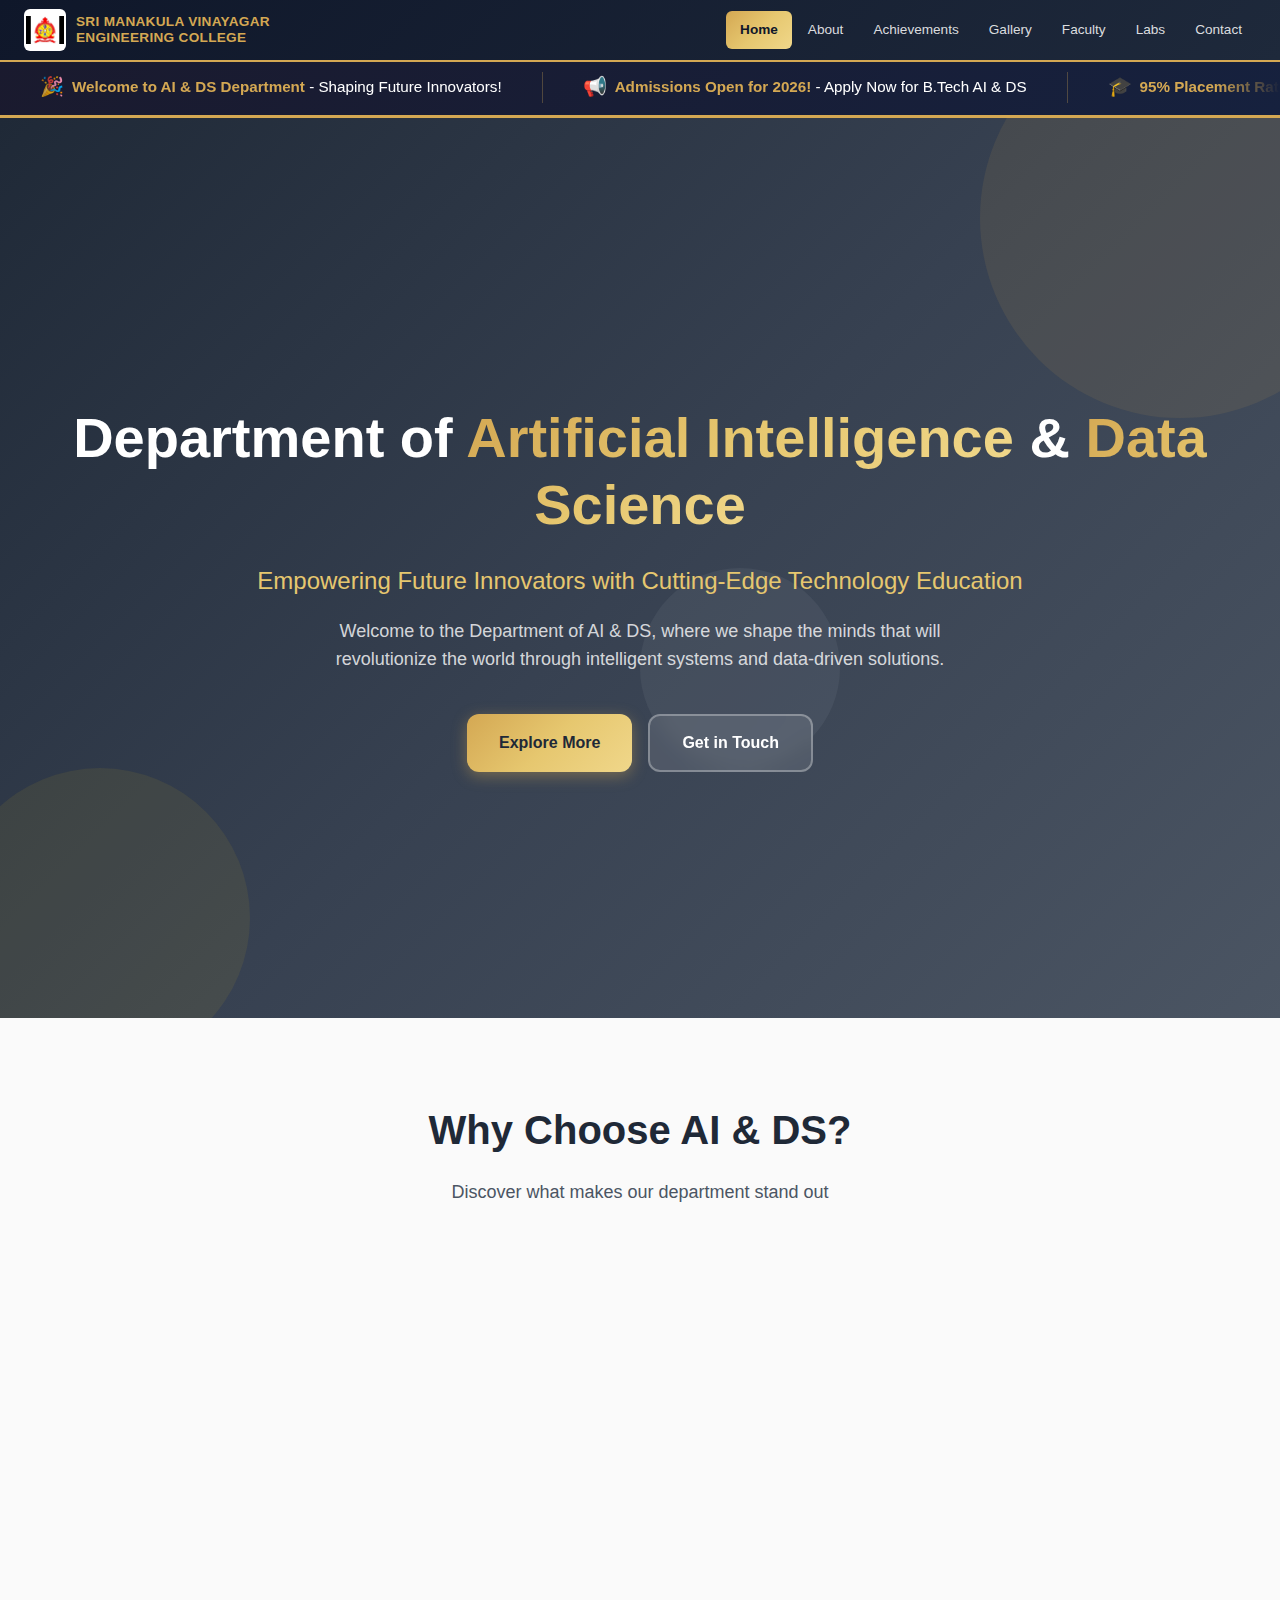
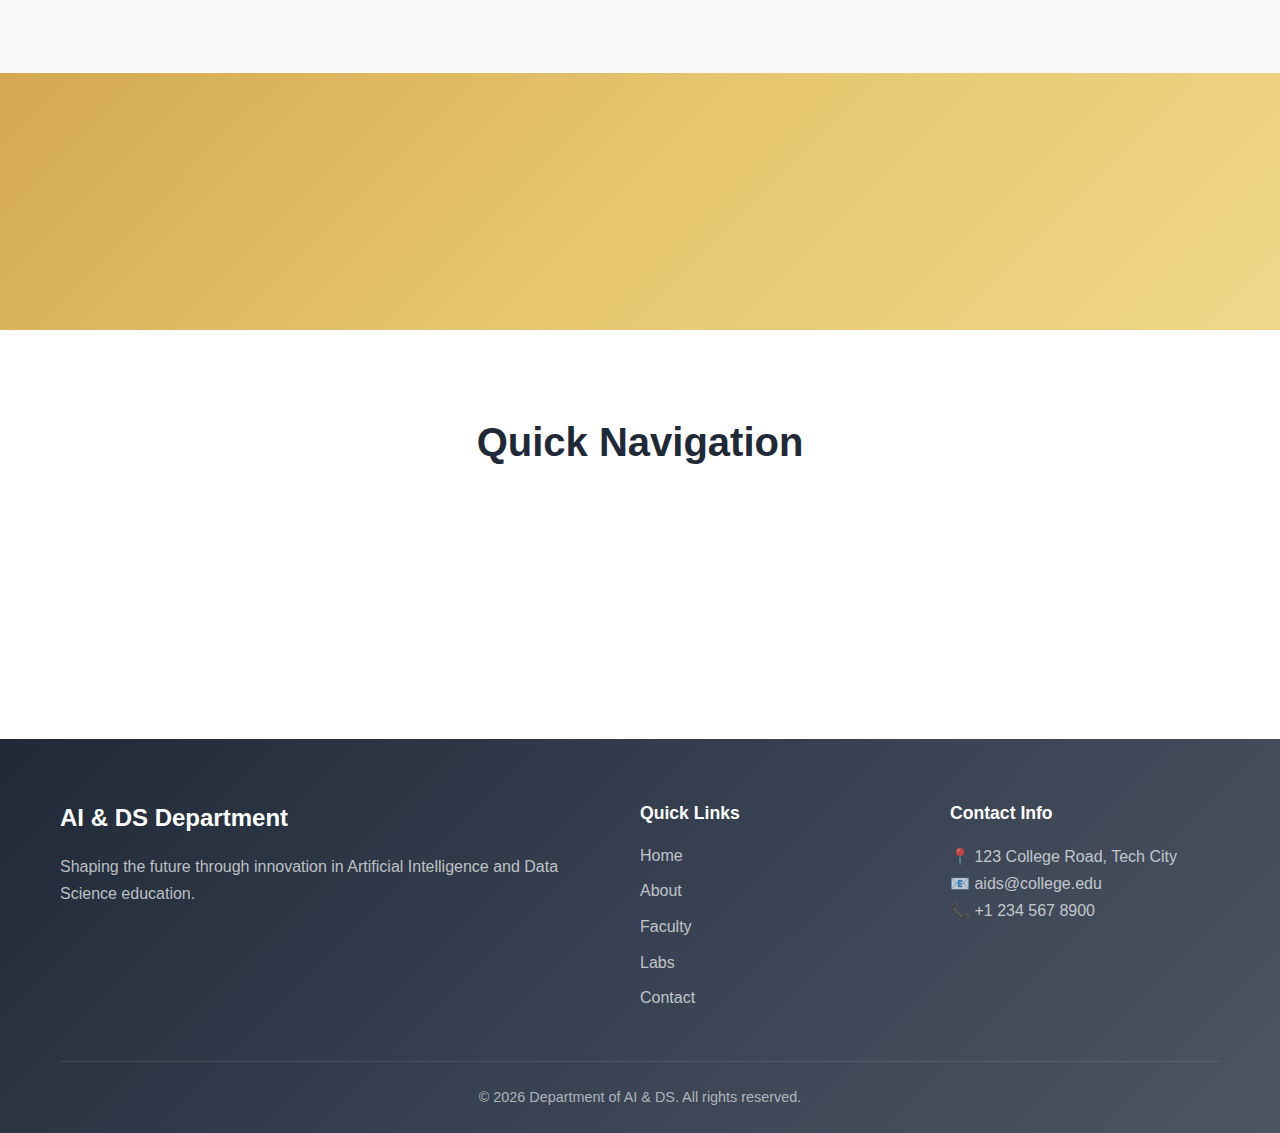
<file: ai-ds-website/index.html>
<!DOCTYPE html>
<html lang="en">

<head>
    <meta charset="UTF-8">
    <meta name="viewport" content="width=device-width, initial-scale=1.0">
    <meta name="description"
        content="Department of Artificial Intelligence and Data Science - Excellence in AI Education">
    <title>AI & DS Department | Home</title>
    <link rel="icon" type="image/png" href="smvecLogo.png">
    <!-- Link to external stylesheet -->
    <link rel="stylesheet" href="style.css">
    <link rel="stylesheet" href="loader.css">
</head>

<body>
    <!-- Navigation Bar - Present on all pages -->
    <nav class="navbar">
        <div class="nav-container">
            <!-- Department Logo/Name -->
            <a href="index.html" class="nav-logo">
                <img src="smvecLogo.png" alt="SMVEC Logo" class="logo-img">
                <span class="logo-text">SRI MANAKULA VINAYAGAR ENGINEERING COLLEGE</span>
            </a>

            <!-- Hamburger Menu for Mobile -->
            <button class="nav-toggle" id="navToggle" aria-label="Toggle navigation">
                <span class="hamburger"></span>
            </button>

            <!-- Navigation Links -->
            <ul class="nav-menu" id="navMenu">
                <li><a href="index.html" class="nav-link active">Home</a></li>
                <li><a href="about.html" class="nav-link">About</a></li>
                <li><a href="achievements.html" class="nav-link">Achievements</a></li>
                <li><a href="gallery.html" class="nav-link">Gallery</a></li>
                <li><a href="faculty.html" class="nav-link">Faculty</a></li>
                <li><a href="labs.html" class="nav-link">Labs</a></li>
                <li><a href="contact.html" class="nav-link">Contact</a></li>
            </ul>
        </div>
    </nav>

    <!-- Achievements Ticker/Slideshow -->
    <div class="achievements-ticker">
        <div class="ticker-wrapper">
            <div class="ticker-content">
                <div class="ticker-item">
                    <span class="ticker-icon">🎉</span>
                    <span><strong>Welcome to AI & DS Department</strong> - Shaping Future Innovators!</span>
                </div>
                <div class="ticker-item">
                    <span class="ticker-icon">📢</span>
                    <span><strong>Admissions Open for 2026!</strong> - Apply Now for B.Tech AI & DS</span>
                </div>
                <div class="ticker-item">
                    <span class="ticker-icon">🎓</span>
                    <span><strong>95% Placement Rate</strong> - 2024 Batch placed in top MNCs</span>
                </div>
                <div class="ticker-item">
                    <span class="ticker-icon">💼</span>
                    <span><strong>Google</strong> - 5 students placed with 25 LPA package</span>
                </div>
                <div class="ticker-item">
                    <span class="ticker-icon">🏅</span>
                    <span><strong>Microsoft</strong> - 3 students selected for SDE roles</span>
                </div>
                <div class="ticker-item">
                    <span class="ticker-icon">🌟</span>
                    <span><strong>Amazon</strong> - 8 students placed as Data Analysts</span>
                </div>
                <div class="ticker-item">
                    <span class="ticker-icon">🏆</span>
                    <span><strong>Smart India Hackathon 2024</strong> - Winner in AI Category</span>
                </div>
                <div class="ticker-item">
                    <span class="ticker-icon">📚</span>
                    <span><strong>Research Papers</strong> - 15+ papers published in IEEE journals</span>
                </div>
                <div class="ticker-item">
                    <span class="ticker-icon">💰</span>
                    <span><strong>Highest Package</strong> - 42 LPA offered by Salesforce</span>
                </div>
                <div class="ticker-item">
                    <span class="ticker-icon">🚀</span>
                    <span><strong>TCS, Infosys, Wipro</strong> - 120+ students placed</span>
                </div>
                <!-- Duplicate for seamless loop -->
                <div class="ticker-item">
                    <span class="ticker-icon">🎉</span>
                    <span><strong>Welcome to AI & DS Department</strong> - Shaping Future Innovators!</span>
                </div>
                <div class="ticker-item">
                    <span class="ticker-icon">📢</span>
                    <span><strong>Admissions Open for 2026!</strong> - Apply Now for B.Tech AI & DS</span>
                </div>
                <div class="ticker-item">
                    <span class="ticker-icon">🎓</span>
                    <span><strong>95% Placement Rate</strong> - 2024 Batch placed in top MNCs</span>
                </div>
                <div class="ticker-item">
                    <span class="ticker-icon">💼</span>
                    <span><strong>Google</strong> - 5 students placed with 25 LPA package</span>
                </div>
                <div class="ticker-item">
                    <span class="ticker-icon">🏅</span>
                    <span><strong>Microsoft</strong> - 3 students selected for SDE roles</span>
                </div>
                <div class="ticker-item">
                    <span class="ticker-icon">🌟</span>
                    <span><strong>Amazon</strong> - 8 students placed as Data Analysts</span>
                </div>
                <div class="ticker-item">
                    <span class="ticker-icon">🏆</span>
                    <span><strong>Smart India Hackathon 2024</strong> - Winner in AI Category</span>
                </div>
                <div class="ticker-item">
                    <span class="ticker-icon">📚</span>
                    <span><strong>Research Papers</strong> - 15+ papers published in IEEE journals</span>
                </div>
                <div class="ticker-item">
                    <span class="ticker-icon">💰</span>
                    <span><strong>Highest Package</strong> - 42 LPA offered by Salesforce</span>
                </div>
                <div class="ticker-item">
                    <span class="ticker-icon">🚀</span>
                    <span><strong>TCS, Infosys, Wipro</strong> - 120+ students placed</span>
                </div>
            </div>
        </div>
    </div>

    <!-- Hero Section - Main Welcome Area -->
    <header class="hero">
        <div class="hero-content">
            <h1 class="hero-title">
                Department of <span class="highlight">Artificial Intelligence</span>
                & <span class="highlight">Data Science</span>
            </h1>
            <p class="hero-subtitle">
                Empowering Future Innovators with Cutting-Edge Technology Education
            </p>
            <p class="hero-description">
                Welcome to the Department of AI & DS, where we shape the minds that will
                revolutionize the world through intelligent systems and data-driven solutions.
            </p>
            <div class="hero-buttons">
                <a href="about.html" class="btn btn-primary">Explore More</a>
                <a href="contact.html" class="btn btn-secondary">Get in Touch</a>
            </div>
        </div>
        <div class="hero-visual">
            <div class="floating-shapes">
                <div class="shape shape-1"></div>
                <div class="shape shape-2"></div>
                <div class="shape shape-3"></div>
            </div>
        </div>
    </header>

    <!-- Features Section -->
    <section class="features" id="features">
        <div class="container">
            <h2 class="section-title">Why Choose AI & DS?</h2>
            <p class="section-subtitle">Discover what makes our department stand out</p>

            <div class="features-grid">
                <!-- Feature Card 1 -->
                <div class="feature-card">
                    <div class="feature-icon">🎓</div>
                    <h3>World-Class Curriculum</h3>
                    <p>Our curriculum is designed in collaboration with industry experts to ensure you learn the most
                        relevant and cutting-edge technologies.</p>
                </div>

                <!-- Feature Card 2 -->
                <div class="feature-card">
                    <div class="feature-icon">💻</div>
                    <h3>State-of-the-Art Labs</h3>
                    <p>Experience hands-on learning in our modern AI and Data Science laboratories equipped with the
                        latest hardware and software.</p>
                </div>

                <!-- Feature Card 3 -->
                <div class="feature-card">
                    <div class="feature-icon">👨‍🏫</div>
                    <h3>Expert Faculty</h3>
                    <p>Learn from experienced professors and industry professionals who are passionate about nurturing
                        the next generation of tech leaders.</p>
                </div>

                <!-- Feature Card 4 -->
                <div class="feature-card">
                    <div class="feature-icon">🚀</div>
                    <h3>Career Opportunities</h3>
                    <p>Our graduates are highly sought after by leading tech companies, startups, and research
                        institutions worldwide.</p>
                </div>
            </div>
        </div>
    </section>

    <!-- Stats Section -->
    <section class="stats">
        <div class="container">
            <div class="stats-grid">
                <div class="stat-item">
                    <span class="stat-number">500+</span>
                    <span class="stat-label">Students Enrolled</span>
                </div>
                <div class="stat-item">
                    <span class="stat-number">25+</span>
                    <span class="stat-label">Expert Faculty</span>
                </div>
                <div class="stat-item">
                    <span class="stat-number">15+</span>
                    <span class="stat-label">Research Projects</span>
                </div>
                <div class="stat-item">
                    <span class="stat-number">95%</span>
                    <span class="stat-label">Placement Rate</span>
                </div>
            </div>
        </div>
    </section>

    <!-- Quick Links Section -->
    <section class="quick-links">
        <div class="container">
            <h2 class="section-title">Quick Navigation</h2>
            <div class="links-grid">
                <a href="about.html" class="link-card">
                    <span class="link-icon">📖</span>
                    <span class="link-text">About Us</span>
                </a>
                <a href="faculty.html" class="link-card">
                    <span class="link-icon">👥</span>
                    <span class="link-text">Our Faculty</span>
                </a>
                <a href="labs.html" class="link-card">
                    <span class="link-icon">🔬</span>
                    <span class="link-text">Our Labs</span>
                </a>
                <a href="contact.html" class="link-card">
                    <span class="link-icon">📧</span>
                    <span class="link-text">Contact Us</span>
                </a>
            </div>
        </div>
    </section>

    <!-- Footer -->
    <footer class="footer">
        <div class="container">
            <div class="footer-content">
                <div class="footer-section">
                    <h3>AI & DS Department</h3>
                    <p>Shaping the future through innovation in Artificial Intelligence and Data Science education.</p>
                </div>
                <div class="footer-section">
                    <h4>Quick Links</h4>
                    <ul>
                        <li><a href="index.html">Home</a></li>
                        <li><a href="about.html">About</a></li>
                        <li><a href="faculty.html">Faculty</a></li>
                        <li><a href="labs.html">Labs</a></li>
                        <li><a href="contact.html">Contact</a></li>
                    </ul>
                </div>
                <div class="footer-section">
                    <h4>Contact Info</h4>
                    <p>📍 123 College Road, Tech City</p>
                    <p>📧 aids@college.edu</p>
                    <p>📞 +1 234 567 8900</p>
                </div>
            </div>
            <div class="footer-bottom">
                <p>&copy; 2026 Department of AI & DS. All rights reserved.</p>
            </div>
        </div>
    </footer>

    <!-- Link to external JavaScript -->
    <script src="script.js"></script>
</body>

</html>
</file>
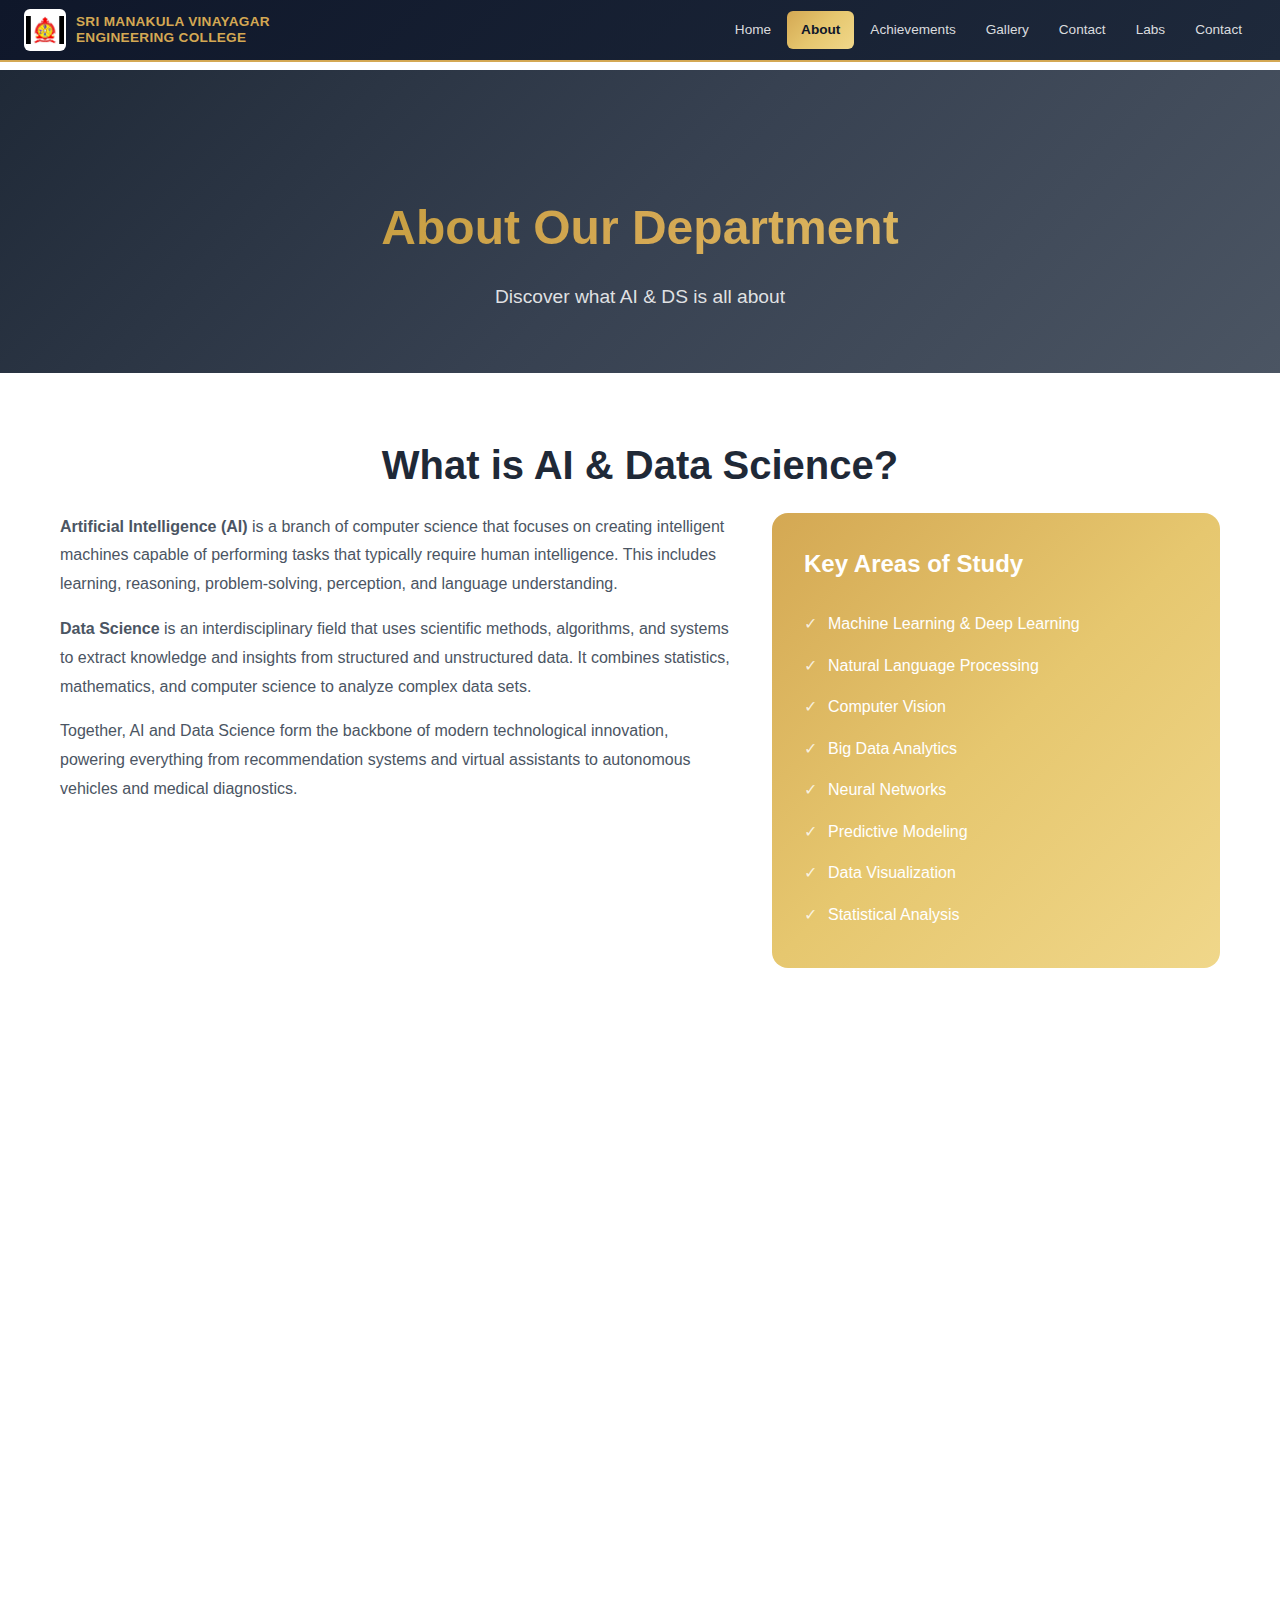
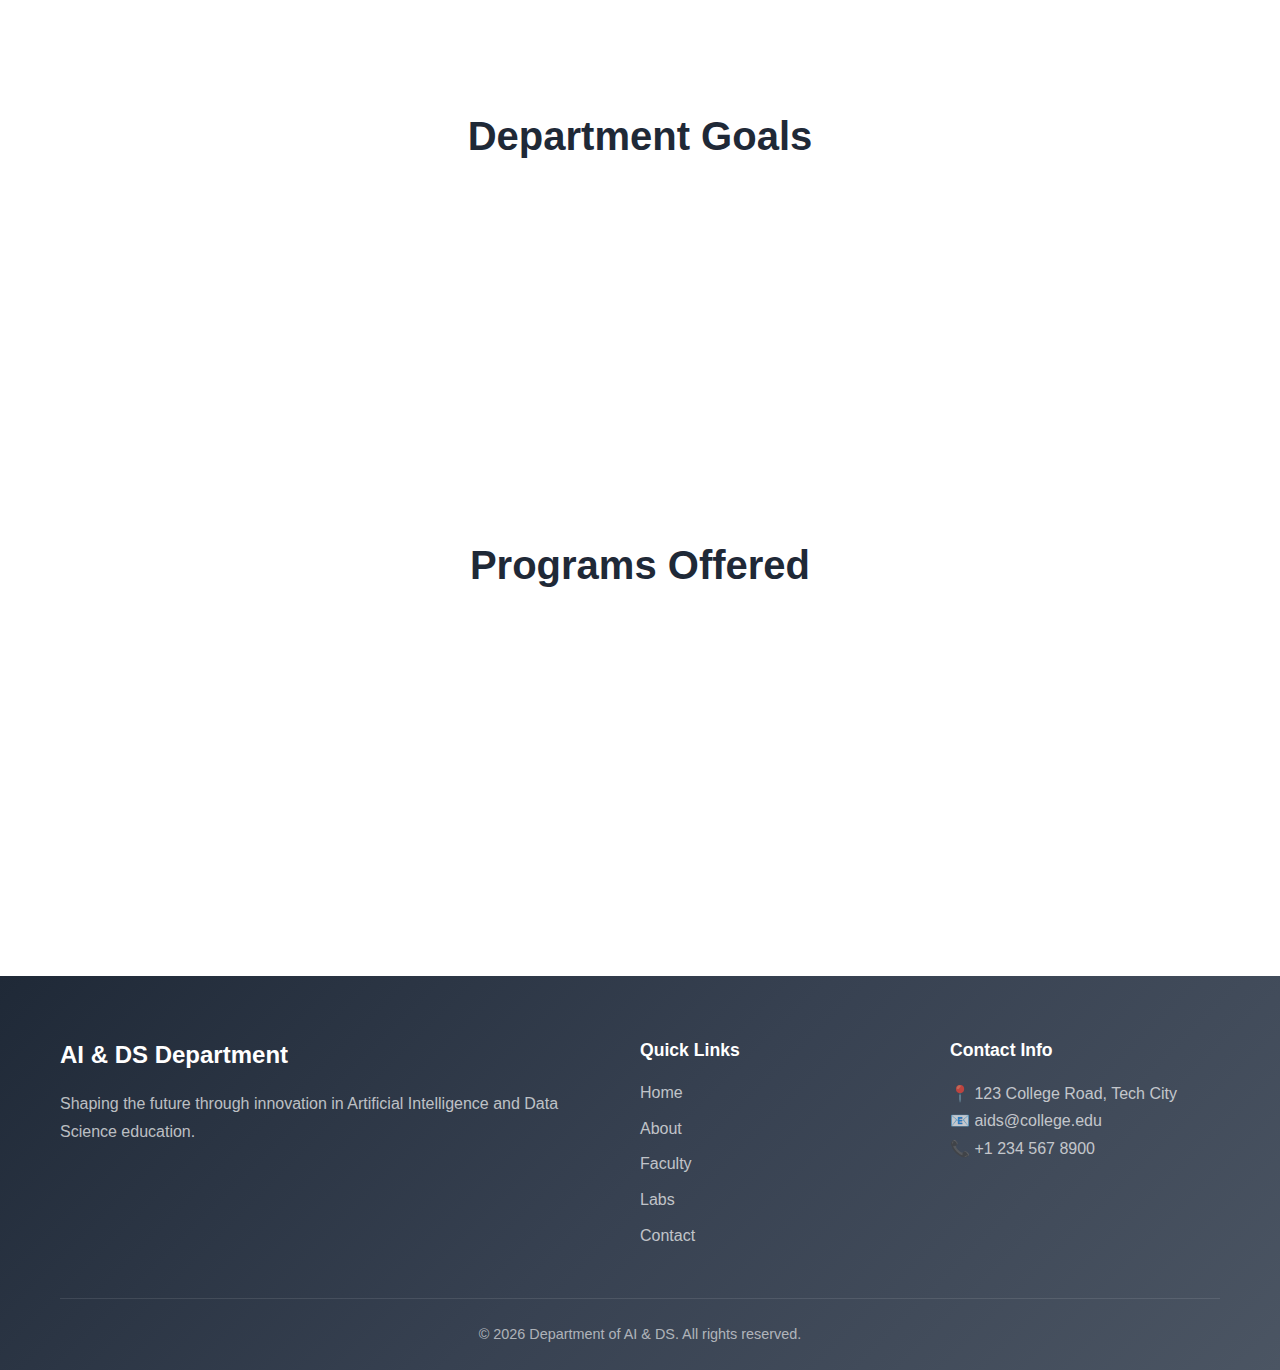
<file: ai-ds-website/about.html>
<!DOCTYPE html>
<html lang="en">

<head>
    <meta charset="UTF-8">
    <meta name="viewport" content="width=device-width, initial-scale=1.0">
    <meta name="description" content="Learn about the Department of AI & DS - Our Vision, Mission, and Goals">
    <title>AI & DS Department | About</title>
    <link rel="icon" type="image/png" href="smvecLogo.png">
    <link rel="stylesheet" href="style.css">
    <link rel="stylesheet" href="loader.css">
</head>

<body>
    <!-- Navigation Bar -->
    <nav class="navbar">
        <div class="nav-container">
            <a href="index.html" class="nav-logo">
                <img src="smvecLogo.png" alt="SMVEC Logo" class="logo-img">
                <span class="logo-text">SRI MANAKULA VINAYAGAR ENGINEERING COLLEGE</span>
            </a>
            <button class="nav-toggle" id="navToggle" aria-label="Toggle navigation">
                <span class="hamburger"></span>
            </button>
            <ul class="nav-menu" id="navMenu">
                <li><a href="index.html" class="nav-link">Home</a></li>
                <li><a href="about.html" class="nav-link active">About</a></li>
                <li><a href="achievements.html" class="nav-link">Achievements</a></li>
                <li><a href="gallery.html" class="nav-link">Gallery</a></li>
                <li><a href="contact.html" class="nav-link">Contact</a></li>
                <li><a href="labs.html" class="nav-link">Labs</a></li>
                <li><a href="contact.html" class="nav-link">Contact</a></li>
            </ul>
        </div>
    </nav>

    <!-- Page Header -->
    <header class="page-header">
        <div class="container">
            <h1>About Our Department</h1>
            <p>Discover what AI & DS is all about</p>
        </div>
    </header>

    <!-- Main Content -->
    <main class="main-content">
        <div class="container">

            <!-- What is AI & DS Section -->
            <section class="content-section">
                <h2 class="section-title">What is AI & Data Science?</h2>
                <div class="content-grid">
                    <div class="content-text">
                        <p>
                            <strong>Artificial Intelligence (AI)</strong> is a branch of computer science that focuses
                            on creating intelligent machines capable of performing tasks that typically require human
                            intelligence. This includes learning, reasoning, problem-solving, perception, and language
                            understanding.
                        </p>
                        <p>
                            <strong>Data Science</strong> is an interdisciplinary field that uses scientific methods,
                            algorithms, and systems to extract knowledge and insights from structured and unstructured
                            data. It combines statistics, mathematics, and computer science to analyze complex data
                            sets.
                        </p>
                        <p>
                            Together, AI and Data Science form the backbone of modern technological innovation,
                            powering everything from recommendation systems and virtual assistants to autonomous
                            vehicles and medical diagnostics.
                        </p>
                    </div>
                    <div class="content-visual">
                        <div class="info-card">
                            <h3>Key Areas of Study</h3>
                            <ul class="styled-list">
                                <li>Machine Learning & Deep Learning</li>
                                <li>Natural Language Processing</li>
                                <li>Computer Vision</li>
                                <li>Big Data Analytics</li>
                                <li>Neural Networks</li>
                                <li>Predictive Modeling</li>
                                <li>Data Visualization</li>
                                <li>Statistical Analysis</li>
                            </ul>
                        </div>
                    </div>
                </div>
            </section>

            <!-- Vision Section -->
            <section class="content-section vision-section">
                <div class="vision-mission-grid">
                    <div class="vm-card vision-card">
                        <div class="vm-icon">🔭</div>
                        <h2>Our Vision</h2>
                        <p>
                            To be a globally recognized center of excellence in Artificial Intelligence and
                            Data Science education, research, and innovation. We aspire to produce thought
                            leaders and innovators who will shape the future of technology and contribute
                            to solving the world's most pressing challenges through intelligent systems
                            and data-driven solutions.
                        </p>
                        <ul class="vm-list">
                            <li>Lead in AI research and innovation</li>
                            <li>Foster a culture of continuous learning</li>
                            <li>Bridge the gap between academia and industry</li>
                            <li>Create ethical AI practitioners</li>
                        </ul>
                    </div>

                    <div class="vm-card mission-card">
                        <div class="vm-icon">🎯</div>
                        <h2>Our Mission</h2>
                        <p>
                            Our mission is to provide world-class education in AI and Data Science by
                            offering a comprehensive curriculum that combines theoretical foundations
                            with practical applications. We are committed to:
                        </p>
                        <ul class="vm-list">
                            <li>Delivering industry-relevant curriculum</li>
                            <li>Providing hands-on learning experiences</li>
                            <li>Encouraging research and innovation</li>
                            <li>Building industry partnerships</li>
                            <li>Promoting ethical AI development</li>
                            <li>Supporting student entrepreneurship</li>
                        </ul>
                    </div>
                </div>
            </section>

            <!-- Department Goals -->
            <section class="content-section">
                <h2 class="section-title">Department Goals</h2>
                <div class="goals-grid">
                    <div class="goal-card">
                        <span class="goal-number">01</span>
                        <h3>Academic Excellence</h3>
                        <p>Maintain the highest standards of academic quality through rigorous curriculum and continuous
                            improvement.</p>
                    </div>
                    <div class="goal-card">
                        <span class="goal-number">02</span>
                        <h3>Research Innovation</h3>
                        <p>Lead groundbreaking research in AI and Data Science that contributes to scientific knowledge.
                        </p>
                    </div>
                    <div class="goal-card">
                        <span class="goal-number">03</span>
                        <h3>Industry Collaboration</h3>
                        <p>Build strong partnerships with leading tech companies for internships and placements.</p>
                    </div>
                    <div class="goal-card">
                        <span class="goal-number">04</span>
                        <h3>Student Development</h3>
                        <p>Focus on holistic development of students through technical and soft skills training.</p>
                    </div>
                </div>
            </section>

            <!-- Programs Offered -->
            <section class="content-section">
                <h2 class="section-title">Programs Offered</h2>
                <div class="programs-grid">
                    <div class="program-card">
                        <div class="program-icon">📚</div>
                        <h3>B.Tech in AI & DS</h3>
                        <p>4-year undergraduate program</p>
                        <span class="program-duration">Duration: 4 Years</span>
                    </div>
                    <div class="program-card">
                        <div class="program-icon">🎓</div>
                        <h3>M.Tech in AI</h3>
                        <p>2-year postgraduate program</p>
                        <span class="program-duration">Duration: 2 Years</span>
                    </div>
                    <div class="program-card">
                        <div class="program-icon">🔬</div>
                        <h3>Ph.D. in Data Science</h3>
                        <p>Doctoral research program</p>
                        <span class="program-duration">Duration: 3-5 Years</span>
                    </div>
                </div>
            </section>

        </div>
    </main>

    <!-- Footer -->
    <footer class="footer">
        <div class="container">
            <div class="footer-content">
                <div class="footer-section">
                    <h3>AI & DS Department</h3>
                    <p>Shaping the future through innovation in Artificial Intelligence and Data Science education.</p>
                </div>
                <div class="footer-section">
                    <h4>Quick Links</h4>
                    <ul>
                        <li><a href="index.html">Home</a></li>
                        <li><a href="about.html">About</a></li>
                        <li><a href="faculty.html">Faculty</a></li>
                        <li><a href="labs.html">Labs</a></li>
                        <li><a href="contact.html">Contact</a></li>
                    </ul>
                </div>
                <div class="footer-section">
                    <h4>Contact Info</h4>
                    <p>📍 123 College Road, Tech City</p>
                    <p>📧 aids@college.edu</p>
                    <p>📞 +1 234 567 8900</p>
                </div>
            </div>
            <div class="footer-bottom">
                <p>&copy; 2026 Department of AI & DS. All rights reserved.</p>
            </div>
        </div>
    </footer>

    <script src="script.js"></script>
</body>

</html>
</file>
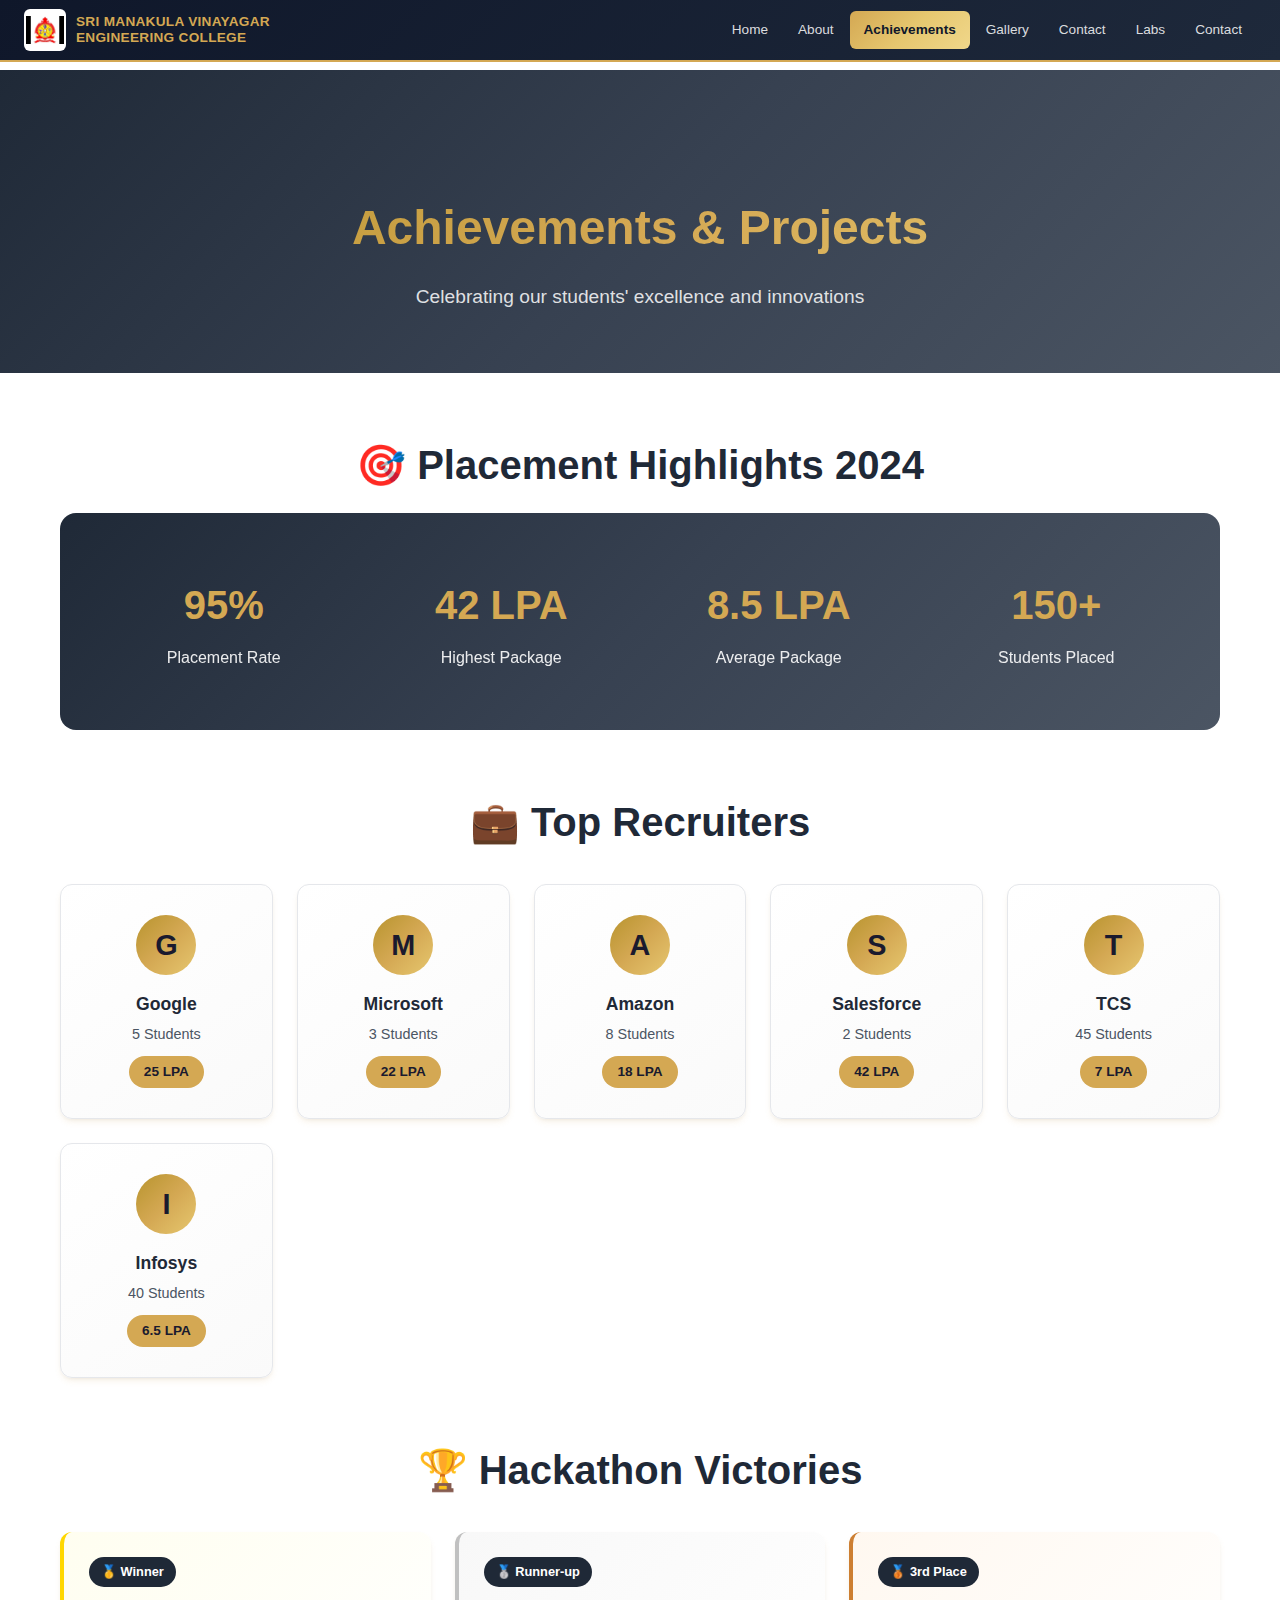
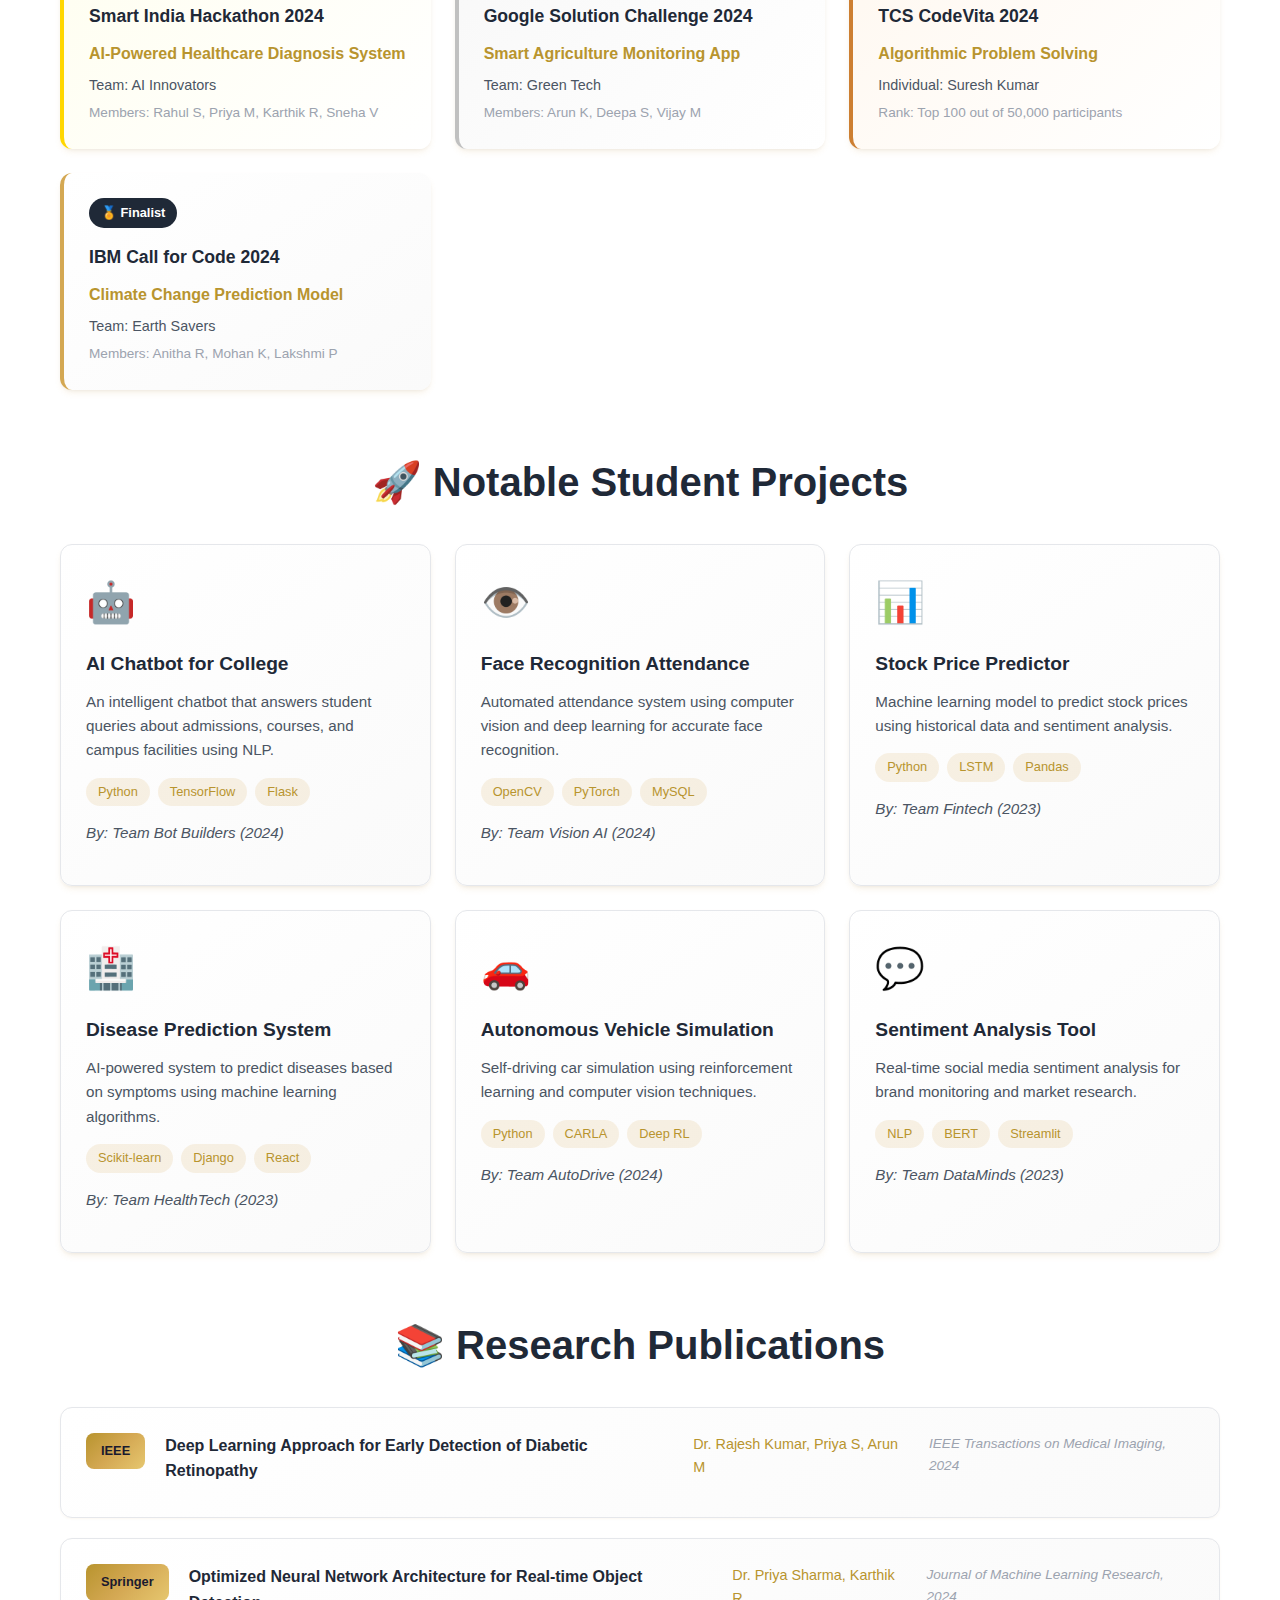
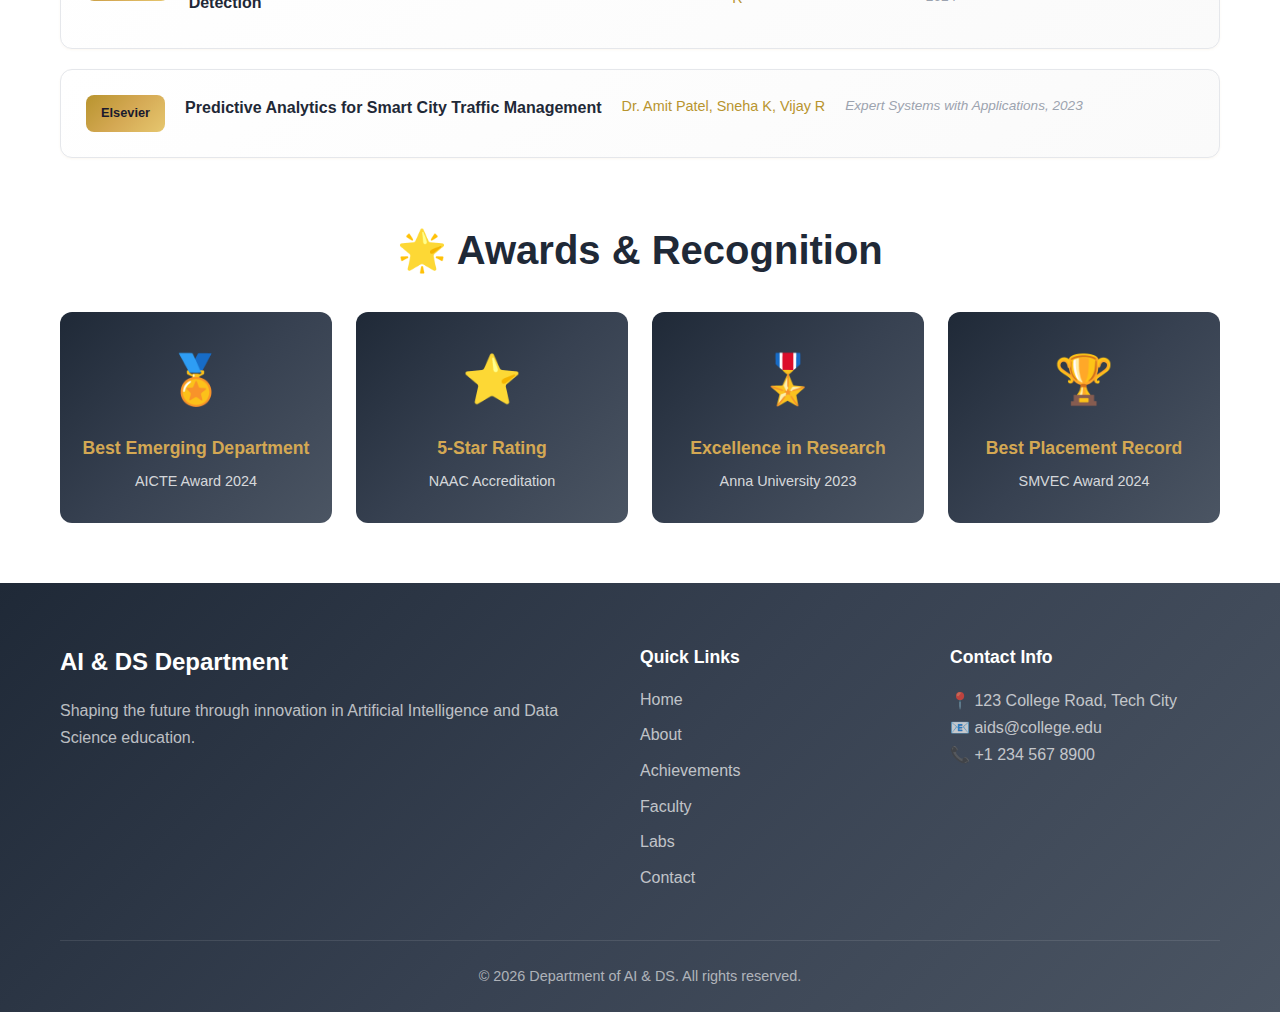
<file: ai-ds-website/achievements.html>
<!DOCTYPE html>
<html lang="en">

<head>
    <meta charset="UTF-8">
    <meta name="viewport" content="width=device-width, initial-scale=1.0">
    <meta name="description" content="Achievements & Projects - AI & DS Department, SMVEC">
    <title>AI & DS Department | Achievements</title>
    <link rel="icon" type="image/png" href="smvecLogo.png">
    <link rel="stylesheet" href="style.css">
    <link rel="stylesheet" href="loader.css">
</head>

<body>
    <!-- Navigation Bar -->
    <nav class="navbar">
        <div class="nav-container">
            <a href="index.html" class="nav-logo">
                <img src="smvecLogo.png" alt="SMVEC Logo" class="logo-img">
                <span class="logo-text">SRI MANAKULA VINAYAGAR ENGINEERING COLLEGE</span>
            </a>
            <button class="nav-toggle" id="navToggle" aria-label="Toggle navigation">
                <span class="hamburger"></span>
            </button>
            <ul class="nav-menu" id="navMenu">
                <li><a href="index.html" class="nav-link">Home</a></li>
                <li><a href="about.html" class="nav-link">About</a></li>
                <li><a href="achievements.html" class="nav-link active">Achievements</a></li>
                <li><a href="gallery.html" class="nav-link">Gallery</a></li>
                <li><a href="contact.html" class="nav-link">Contact</a></li>
                <li><a href="labs.html" class="nav-link">Labs</a></li>
                <li><a href="contact.html" class="nav-link">Contact</a></li>
            </ul>
        </div>
    </nav>

    <!-- Page Header -->
    <header class="page-header">
        <div class="container">
            <h1>Achievements & Projects</h1>
            <p>Celebrating our students' excellence and innovations</p>
        </div>
    </header>

    <!-- Main Content -->
    <main class="main-content">
        <div class="container">

            <!-- Placement Highlights -->
            <section class="content-section">
                <h2 class="section-title">🎯 Placement Highlights 2024</h2>
                <div class="stats-grid achievements-stats">
                    <div class="stat-item">
                        <span class="stat-number">95%</span>
                        <span class="stat-label">Placement Rate</span>
                    </div>
                    <div class="stat-item">
                        <span class="stat-number">42 LPA</span>
                        <span class="stat-label">Highest Package</span>
                    </div>
                    <div class="stat-item">
                        <span class="stat-number">8.5 LPA</span>
                        <span class="stat-label">Average Package</span>
                    </div>
                    <div class="stat-item">
                        <span class="stat-number">150+</span>
                        <span class="stat-label">Students Placed</span>
                    </div>
                </div>
            </section>

            <!-- Top Recruiters -->
            <section class="content-section">
                <h2 class="section-title">💼 Top Recruiters</h2>
                <div class="recruiters-grid">
                    <div class="recruiter-card">
                        <div class="company-logo">G</div>
                        <h3>Google</h3>
                        <p>5 Students</p>
                        <span class="package">25 LPA</span>
                    </div>
                    <div class="recruiter-card">
                        <div class="company-logo">M</div>
                        <h3>Microsoft</h3>
                        <p>3 Students</p>
                        <span class="package">22 LPA</span>
                    </div>
                    <div class="recruiter-card">
                        <div class="company-logo">A</div>
                        <h3>Amazon</h3>
                        <p>8 Students</p>
                        <span class="package">18 LPA</span>
                    </div>
                    <div class="recruiter-card">
                        <div class="company-logo">S</div>
                        <h3>Salesforce</h3>
                        <p>2 Students</p>
                        <span class="package">42 LPA</span>
                    </div>
                    <div class="recruiter-card">
                        <div class="company-logo">T</div>
                        <h3>TCS</h3>
                        <p>45 Students</p>
                        <span class="package">7 LPA</span>
                    </div>
                    <div class="recruiter-card">
                        <div class="company-logo">I</div>
                        <h3>Infosys</h3>
                        <p>40 Students</p>
                        <span class="package">6.5 LPA</span>
                    </div>
                </div>
            </section>

            <!-- Hackathon Wins -->
            <section class="content-section">
                <h2 class="section-title">🏆 Hackathon Victories</h2>
                <div class="achievements-grid">
                    <div class="achievement-card gold">
                        <div class="achievement-badge">🥇 Winner</div>
                        <h3>Smart India Hackathon 2024</h3>
                        <p class="achievement-project">AI-Powered Healthcare Diagnosis System</p>
                        <p class="achievement-team">Team: AI Innovators</p>
                        <p class="achievement-members">Members: Rahul S, Priya M, Karthik R, Sneha V</p>
                    </div>
                    <div class="achievement-card silver">
                        <div class="achievement-badge">🥈 Runner-up</div>
                        <h3>Google Solution Challenge 2024</h3>
                        <p class="achievement-project">Smart Agriculture Monitoring App</p>
                        <p class="achievement-team">Team: Green Tech</p>
                        <p class="achievement-members">Members: Arun K, Deepa S, Vijay M</p>
                    </div>
                    <div class="achievement-card bronze">
                        <div class="achievement-badge">🥉 3rd Place</div>
                        <h3>TCS CodeVita 2024</h3>
                        <p class="achievement-project">Algorithmic Problem Solving</p>
                        <p class="achievement-team">Individual: Suresh Kumar</p>
                        <p class="achievement-members">Rank: Top 100 out of 50,000 participants</p>
                    </div>
                    <div class="achievement-card">
                        <div class="achievement-badge">🏅 Finalist</div>
                        <h3>IBM Call for Code 2024</h3>
                        <p class="achievement-project">Climate Change Prediction Model</p>
                        <p class="achievement-team">Team: Earth Savers</p>
                        <p class="achievement-members">Members: Anitha R, Mohan K, Lakshmi P</p>
                    </div>
                </div>
            </section>

            <!-- Student Projects -->
            <section class="content-section">
                <h2 class="section-title">🚀 Notable Student Projects</h2>
                <div class="projects-grid">
                    <div class="project-card">
                        <div class="project-icon">🤖</div>
                        <h3>AI Chatbot for College</h3>
                        <p>An intelligent chatbot that answers student queries about admissions, courses, and campus
                            facilities using NLP.</p>
                        <div class="project-tech">
                            <span>Python</span>
                            <span>TensorFlow</span>
                            <span>Flask</span>
                        </div>
                        <p class="project-team">By: Team Bot Builders (2024)</p>
                    </div>
                    <div class="project-card">
                        <div class="project-icon">👁️</div>
                        <h3>Face Recognition Attendance</h3>
                        <p>Automated attendance system using computer vision and deep learning for accurate face
                            recognition.</p>
                        <div class="project-tech">
                            <span>OpenCV</span>
                            <span>PyTorch</span>
                            <span>MySQL</span>
                        </div>
                        <p class="project-team">By: Team Vision AI (2024)</p>
                    </div>
                    <div class="project-card">
                        <div class="project-icon">📊</div>
                        <h3>Stock Price Predictor</h3>
                        <p>Machine learning model to predict stock prices using historical data and sentiment analysis.
                        </p>
                        <div class="project-tech">
                            <span>Python</span>
                            <span>LSTM</span>
                            <span>Pandas</span>
                        </div>
                        <p class="project-team">By: Team Fintech (2023)</p>
                    </div>
                    <div class="project-card">
                        <div class="project-icon">🏥</div>
                        <h3>Disease Prediction System</h3>
                        <p>AI-powered system to predict diseases based on symptoms using machine learning algorithms.
                        </p>
                        <div class="project-tech">
                            <span>Scikit-learn</span>
                            <span>Django</span>
                            <span>React</span>
                        </div>
                        <p class="project-team">By: Team HealthTech (2023)</p>
                    </div>
                    <div class="project-card">
                        <div class="project-icon">🚗</div>
                        <h3>Autonomous Vehicle Simulation</h3>
                        <p>Self-driving car simulation using reinforcement learning and computer vision techniques.</p>
                        <div class="project-tech">
                            <span>Python</span>
                            <span>CARLA</span>
                            <span>Deep RL</span>
                        </div>
                        <p class="project-team">By: Team AutoDrive (2024)</p>
                    </div>
                    <div class="project-card">
                        <div class="project-icon">💬</div>
                        <h3>Sentiment Analysis Tool</h3>
                        <p>Real-time social media sentiment analysis for brand monitoring and market research.</p>
                        <div class="project-tech">
                            <span>NLP</span>
                            <span>BERT</span>
                            <span>Streamlit</span>
                        </div>
                        <p class="project-team">By: Team DataMinds (2023)</p>
                    </div>
                </div>
            </section>

            <!-- Research Publications -->
            <section class="content-section">
                <h2 class="section-title">📚 Research Publications</h2>
                <div class="publications-list">
                    <div class="publication-card">
                        <div class="pub-type">IEEE</div>
                        <h3>Deep Learning Approach for Early Detection of Diabetic Retinopathy</h3>
                        <p class="pub-authors">Dr. Rajesh Kumar, Priya S, Arun M</p>
                        <p class="pub-journal">IEEE Transactions on Medical Imaging, 2024</p>
                    </div>
                    <div class="publication-card">
                        <div class="pub-type">Springer</div>
                        <h3>Optimized Neural Network Architecture for Real-time Object Detection</h3>
                        <p class="pub-authors">Dr. Priya Sharma, Karthik R</p>
                        <p class="pub-journal">Journal of Machine Learning Research, 2024</p>
                    </div>
                    <div class="publication-card">
                        <div class="pub-type">Elsevier</div>
                        <h3>Predictive Analytics for Smart City Traffic Management</h3>
                        <p class="pub-authors">Dr. Amit Patel, Sneha K, Vijay R</p>
                        <p class="pub-journal">Expert Systems with Applications, 2023</p>
                    </div>
                </div>
            </section>

            <!-- Awards & Recognition -->
            <section class="content-section">
                <h2 class="section-title">🌟 Awards & Recognition</h2>
                <div class="awards-grid">
                    <div class="award-card">
                        <span class="award-icon">🏅</span>
                        <h3>Best Emerging Department</h3>
                        <p>AICTE Award 2024</p>
                    </div>
                    <div class="award-card">
                        <span class="award-icon">⭐</span>
                        <h3>5-Star Rating</h3>
                        <p>NAAC Accreditation</p>
                    </div>
                    <div class="award-card">
                        <span class="award-icon">🎖️</span>
                        <h3>Excellence in Research</h3>
                        <p>Anna University 2023</p>
                    </div>
                    <div class="award-card">
                        <span class="award-icon">🏆</span>
                        <h3>Best Placement Record</h3>
                        <p>SMVEC Award 2024</p>
                    </div>
                </div>
            </section>

        </div>
    </main>

    <!-- Footer -->
    <footer class="footer">
        <div class="container">
            <div class="footer-content">
                <div class="footer-section">
                    <h3>AI & DS Department</h3>
                    <p>Shaping the future through innovation in Artificial Intelligence and Data Science education.</p>
                </div>
                <div class="footer-section">
                    <h4>Quick Links</h4>
                    <ul>
                        <li><a href="index.html">Home</a></li>
                        <li><a href="about.html">About</a></li>
                        <li><a href="achievements.html">Achievements</a></li>
                        <li><a href="faculty.html">Faculty</a></li>
                        <li><a href="labs.html">Labs</a></li>
                        <li><a href="contact.html">Contact</a></li>
                    </ul>
                </div>
                <div class="footer-section">
                    <h4>Contact Info</h4>
                    <p>📍 123 College Road, Tech City</p>
                    <p>📧 aids@college.edu</p>
                    <p>📞 +1 234 567 8900</p>
                </div>
            </div>
            <div class="footer-bottom">
                <p>&copy; 2026 Department of AI & DS. All rights reserved.</p>
            </div>
        </div>
    </footer>

    <script src="script.js"></script>
</body>

</html>
</file>
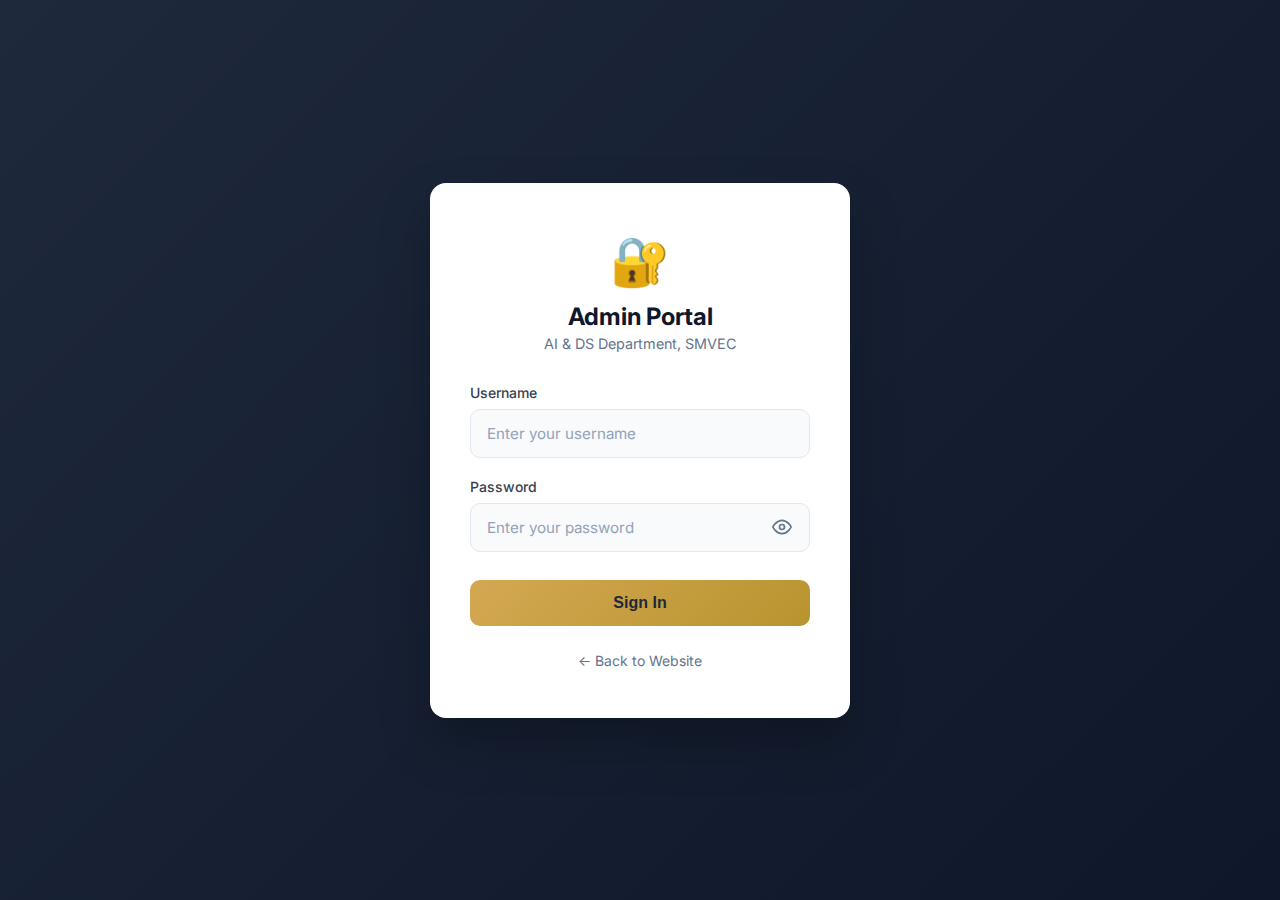
<file: ai-ds-website/admin-achievements.html>
<!DOCTYPE html>
<html lang="en">

<head>
    <meta charset="UTF-8">
    <meta name="viewport" content="width=device-width, initial-scale=1.0">
    <title>Manage Achievements - Admin Dashboard</title>
    <link rel="icon" type="image/png" href="smvecLogo.png">
    <link href="https://fonts.googleapis.com/css2?family=Inter:wght@300;400;500;600;700&display=swap" rel="stylesheet">
    <style>
        * {
            margin: 0;
            padding: 0;
            box-sizing: border-box;
        }

        body {
            font-family: 'Inter', -apple-system, sans-serif;
            background: #f8fafc;
            color: #1e293b;
            min-height: 100vh;
        }

        .sidebar {
            position: fixed;
            left: 0;
            top: 0;
            bottom: 0;
            width: 260px;
            background: linear-gradient(180deg, #1e293b 0%, #0f172a 100%);
            padding: 24px 0;
            z-index: 100;
        }

        .logo {
            padding: 0 24px 32px;
            border-bottom: 1px solid rgba(255, 255, 255, 0.1);
        }

        .logo h1 {
            color: #fff;
            font-size: 1.1rem;
            font-weight: 600;
            display: flex;
            align-items: center;
            gap: 10px;
        }

        .logo span {
            font-size: 1.5rem;
        }

        .logo p {
            color: #94a3b8;
            font-size: 0.75rem;
            margin-top: 4px;
        }

        .nav-menu {
            padding: 24px 16px;
            list-style: none;
        }

        .nav-menu li {
            margin-bottom: 4px;
        }

        .nav-menu a {
            display: flex;
            align-items: center;
            gap: 12px;
            padding: 12px 16px;
            color: #94a3b8;
            text-decoration: none;
            border-radius: 8px;
            font-size: 0.9rem;
            font-weight: 500;
            transition: all 0.2s;
        }

        .nav-menu a:hover {
            background: rgba(255, 255, 255, 0.05);
            color: #fff;
        }

        .nav-menu a.active {
            background: linear-gradient(135deg, #d4a853 0%, #b8942e 100%);
            color: #1e293b;
        }

        .nav-menu .icon {
            font-size: 1.1rem;
        }

        .main-content {
            margin-left: 260px;
            padding: 32px 40px;
        }

        .page-header {
            display: flex;
            justify-content: space-between;
            align-items: center;
            margin-bottom: 32px;
        }

        .page-header h1 {
            font-size: 1.75rem;
            font-weight: 700;
            color: #0f172a;
        }

        .page-header p {
            color: #64748b;
            font-size: 0.9rem;
            margin-top: 4px;
        }

        .header-actions {
            display: flex;
            gap: 12px;
        }

        .btn {
            display: inline-flex;
            align-items: center;
            gap: 8px;
            padding: 10px 20px;
            border-radius: 8px;
            font-size: 0.875rem;
            font-weight: 500;
            cursor: pointer;
            border: none;
            transition: all 0.2s;
        }

        .btn-primary {
            background: linear-gradient(135deg, #d4a853 0%, #b8942e 100%);
            color: #1e293b;
        }

        .btn-primary:hover {
            transform: translateY(-1px);
            box-shadow: 0 4px 12px rgba(212, 168, 83, 0.3);
        }

        .btn-secondary {
            background: #fff;
            color: #475569;
            border: 1px solid #e2e8f0;
        }

        .btn-danger {
            background: #fef2f2;
            color: #dc2626;
            border: 1px solid #fecaca;
        }

        .table-card {
            background: #fff;
            border-radius: 12px;
            border: 1px solid #e2e8f0;
            overflow: hidden;
        }

        .table-header {
            display: flex;
            justify-content: space-between;
            align-items: center;
            padding: 20px 24px;
            border-bottom: 1px solid #e2e8f0;
        }

        .table-header h2 {
            font-size: 1rem;
            font-weight: 600;
            color: #0f172a;
        }

        .data-table {
            width: 100%;
            border-collapse: collapse;
        }

        .data-table th {
            text-align: left;
            padding: 14px 24px;
            font-size: 0.75rem;
            font-weight: 600;
            color: #64748b;
            text-transform: uppercase;
            letter-spacing: 0.5px;
            background: #f8fafc;
            border-bottom: 1px solid #e2e8f0;
        }

        .data-table td {
            padding: 16px 24px;
            font-size: 0.875rem;
            border-bottom: 1px solid #f1f5f9;
            vertical-align: middle;
        }

        .data-table tr:last-child td {
            border-bottom: none;
        }

        .data-table tr:hover td {
            background: #fefce8;
        }

        .badge {
            display: inline-block;
            padding: 4px 10px;
            border-radius: 20px;
            font-size: 0.75rem;
            font-weight: 500;
        }

        .badge-active {
            background: #d1fae5;
            color: #065f46;
        }

        .badge-inactive {
            background: #f1f5f9;
            color: #64748b;
        }

        .actions {
            display: flex;
            gap: 8px;
        }

        .action-btn {
            width: 32px;
            height: 32px;
            border-radius: 6px;
            border: 1px solid #e2e8f0;
            background: #fff;
            cursor: pointer;
            display: flex;
            align-items: center;
            justify-content: center;
            font-size: 0.9rem;
            transition: all 0.2s;
        }

        .action-btn:hover {
            background: #f8fafc;
            border-color: #d4a853;
        }

        .action-btn.delete:hover {
            background: #fef2f2;
            border-color: #f87171;
        }

        .icon-col {
            font-size: 1.5rem;
        }

        .empty-state {
            text-align: center;
            padding: 80px 40px;
        }

        .empty-state .icon {
            font-size: 3rem;
            margin-bottom: 16px;
        }

        .empty-state h3 {
            font-size: 1.1rem;
            font-weight: 600;
            color: #1e293b;
            margin-bottom: 8px;
        }

        .empty-state p {
            color: #64748b;
            font-size: 0.9rem;
        }

        .loading {
            text-align: center;
            padding: 60px 40px;
        }

        .spinner {
            width: 32px;
            height: 32px;
            border: 3px solid #f1f5f9;
            border-top-color: #d4a853;
            border-radius: 50%;
            animation: spin 0.8s linear infinite;
            margin: 0 auto 16px;
        }

        @keyframes spin {
            to {
                transform: rotate(360deg);
            }
        }

        /* Modal */
        .modal-overlay {
            display: none;
            position: fixed;
            top: 0;
            left: 0;
            right: 0;
            bottom: 0;
            background: rgba(0, 0, 0, 0.5);
            z-index: 1000;
            align-items: center;
            justify-content: center;
        }

        .modal-overlay.active {
            display: flex;
        }

        .modal {
            background: #fff;
            border-radius: 12px;
            width: 500px;
            max-width: 90%;
            box-shadow: 0 20px 50px rgba(0, 0, 0, 0.2);
        }

        .modal-header {
            padding: 20px 24px;
            border-bottom: 1px solid #e2e8f0;
            display: flex;
            justify-content: space-between;
            align-items: center;
        }

        .modal-header h3 {
            font-size: 1.1rem;
            font-weight: 600;
        }

        .modal-close {
            background: none;
            border: none;
            font-size: 1.5rem;
            cursor: pointer;
            color: #64748b;
        }

        .modal-body {
            padding: 24px;
        }

        .form-group {
            margin-bottom: 16px;
        }

        .form-group label {
            display: block;
            font-size: 0.875rem;
            font-weight: 500;
            color: #374151;
            margin-bottom: 6px;
        }

        .form-group input,
        .form-group textarea,
        .form-group select {
            width: 100%;
            padding: 10px 14px;
            border: 1px solid #d1d5db;
            border-radius: 8px;
            font-size: 0.875rem;
            transition: border-color 0.2s;
        }

        .form-group input:focus,
        .form-group textarea:focus,
        .form-group select:focus {
            outline: none;
            border-color: #d4a853;
        }

        .form-row {
            display: flex;
            gap: 16px;
        }

        .form-row .form-group {
            flex: 1;
        }

        .modal-footer {
            padding: 16px 24px;
            border-top: 1px solid #e2e8f0;
            display: flex;
            justify-content: flex-end;
            gap: 12px;
        }

        .toggle-wrapper {
            display: flex;
            align-items: center;
            gap: 10px;
        }

        .toggle {
            width: 44px;
            height: 24px;
            background: #e2e8f0;
            border-radius: 12px;
            position: relative;
            cursor: pointer;
            transition: background 0.2s;
        }

        .toggle.active {
            background: #10b981;
        }

        .toggle::after {
            content: '';
            position: absolute;
            width: 18px;
            height: 18px;
            background: #fff;
            border-radius: 50%;
            top: 3px;
            left: 3px;
            transition: left 0.2s;
        }

        .toggle.active::after {
            left: 23px;
        }
    </style>
</head>

<body>
    <aside class="sidebar">
        <div class="logo">
            <h1><span>🎓</span> SMVEC</h1>
            <p>AI & DS Department</p>
        </div>
        <ul class="nav-menu">
            <li><a href="admin.html"><span class="icon">📊</span> Dashboard</a></li>
            <li><a href="admin-faculty.html"><span class="icon">👨‍🏫</span> Faculty</a></li>
            <li><a href="admin-achievements.html" class="active"><span class="icon">🏆</span> Achievements</a></li>
            <li><a href="admin-gallery.html"><span class="icon">📸</span> Gallery</a></li>
            <li><a href="index.html" target="_blank"><span class="icon">🌐</span> View Website</a></li>
        </ul>
    </aside>

    <main class="main-content">
        <header class="page-header">
            <div>
                <h1>Manage Achievements</h1>
                <p>Add, edit, and manage ticker achievements</p>
            </div>
            <div class="header-actions">
                <button class="btn btn-primary" onclick="openAddModal()">➕ Add Achievement</button>
                <button class="btn btn-secondary" onclick="loadAchievements()">🔄 Refresh</button>
            </div>
        </header>

        <div class="table-card">
            <div class="table-header">
                <h2>All Achievements</h2>
            </div>
            <div id="achievementsContainer">
                <div class="loading">
                    <div class="spinner"></div>
                    <p>Loading achievements...</p>
                </div>
            </div>
        </div>
    </main>

    <!-- Add/Edit Modal -->
    <div class="modal-overlay" id="modal">
        <div class="modal">
            <div class="modal-header">
                <h3 id="modalTitle">Add Achievement</h3>
                <button class="modal-close" onclick="closeModal()">&times;</button>
            </div>
            <div class="modal-body">
                <form id="achievementForm">
                    <input type="hidden" id="achievementId">
                    <div class="form-row">
                        <div class="form-group">
                            <label>Icon (Emoji)</label>
                            <input type="text" id="icon" value="🏆" maxlength="5">
                        </div>
                        <div class="form-group">
                            <label>Category</label>
                            <select id="category">
                                <option value="general">General</option>
                                <option value="placement">Placement</option>
                                <option value="competition">Competition</option>
                                <option value="research">Research</option>
                                <option value="project">Project</option>
                            </select>
                        </div>
                    </div>
                    <div class="form-group">
                        <label>Title *</label>
                        <input type="text" id="title" required placeholder="e.g., 100% Placement">
                    </div>
                    <div class="form-group">
                        <label>Description *</label>
                        <textarea id="description" rows="3" required
                            placeholder="Brief description for the ticker"></textarea>
                    </div>
                    <div class="form-group">
                        <label>Status</label>
                        <div class="toggle-wrapper">
                            <div class="toggle active" id="activeToggle" onclick="toggleActive()"></div>
                            <span id="activeLabel">Active</span>
                        </div>
                    </div>
                </form>
            </div>
            <div class="modal-footer">
                <button class="btn btn-secondary" onclick="closeModal()">Cancel</button>
                <button class="btn btn-primary" onclick="saveAchievement()">Save</button>
            </div>
        </div>
    </div>

    <script>
        let allAchievements = [];
        let isEditing = false;

        document.addEventListener('DOMContentLoaded', () => {
            if (sessionStorage.getItem('adminLoggedIn') !== 'true') {
                window.location.href = 'login.html';
                return;
            }
            loadAchievements();
        });

        async function loadAchievements() {
            const container = document.getElementById('achievementsContainer');
            container.innerHTML = '<div class="loading"><div class="spinner"></div><p>Loading...</p></div>';

            try {
                const res = await fetch('https://ai-ds-web-1-bl78.onrender.com/api/achievements?all=true');
                const result = await res.json();

                if (result.success && result.data.length > 0) {
                    allAchievements = result.data;
                    displayAchievements(allAchievements);
                } else {
                    showEmptyState();
                }
            } catch (error) {
                container.innerHTML = '<div class="empty-state"><div class="icon">⚠️</div><h3>Error</h3><p>Failed to load data</p></div>';
            }
        }

        function displayAchievements(achievements) {
            const container = document.getElementById('achievementsContainer');
            if (achievements.length === 0) { showEmptyState(); return; }

            let html = `<table class="data-table"><thead><tr>
                <th>Icon</th><th>Title</th><th>Description</th><th>Category</th><th>Status</th><th>Actions</th>
            </tr></thead><tbody>`;

            achievements.forEach(ach => {
                html += `<tr>
                    <td class="icon-col">${ach.icon}</td>
                    <td><strong>${ach.title}</strong></td>
                    <td>${ach.description}</td>
                    <td>${ach.category}</td>
                    <td><span class="badge ${ach.isActive ? 'badge-active' : 'badge-inactive'}">${ach.isActive ? 'Active' : 'Inactive'}</span></td>
                    <td><div class="actions">
                        <button class="action-btn" onclick="editAchievement(${ach.id})" title="Edit">✏️</button>
                        <button class="action-btn delete" onclick="deleteAchievement(${ach.id})" title="Delete">🗑️</button>
                    </div></td>
                </tr>`;
            });

            html += '</tbody></table>';
            container.innerHTML = html;
        }

        function showEmptyState() {
            document.getElementById('achievementsContainer').innerHTML = `
                <div class="empty-state"><div class="icon">🏆</div><h3>No Achievements Yet</h3><p>Click "Add Achievement" to create one</p></div>`;
        }

        function openAddModal() {
            isEditing = false;
            document.getElementById('modalTitle').textContent = 'Add Achievement';
            document.getElementById('achievementForm').reset();
            document.getElementById('icon').value = '🏆';
            document.getElementById('activeToggle').classList.add('active');
            document.getElementById('activeLabel').textContent = 'Active';
            document.getElementById('modal').classList.add('active');
        }

        function editAchievement(id) {
            const ach = allAchievements.find(a => a.id === id);
            if (!ach) return;

            isEditing = true;
            document.getElementById('modalTitle').textContent = 'Edit Achievement';
            document.getElementById('achievementId').value = id;
            document.getElementById('icon').value = ach.icon;
            document.getElementById('title').value = ach.title;
            document.getElementById('description').value = ach.description;
            document.getElementById('category').value = ach.category;

            const toggle = document.getElementById('activeToggle');
            if (ach.isActive) { toggle.classList.add('active'); }
            else { toggle.classList.remove('active'); }
            document.getElementById('activeLabel').textContent = ach.isActive ? 'Active' : 'Inactive';

            document.getElementById('modal').classList.add('active');
        }

        function closeModal() {
            document.getElementById('modal').classList.remove('active');
        }

        function toggleActive() {
            const toggle = document.getElementById('activeToggle');
            toggle.classList.toggle('active');
            document.getElementById('activeLabel').textContent = toggle.classList.contains('active') ? 'Active' : 'Inactive';
        }

        async function saveAchievement() {
            const data = {
                icon: document.getElementById('icon').value || '🏆',
                title: document.getElementById('title').value,
                description: document.getElementById('description').value,
                category: document.getElementById('category').value,
                isActive: document.getElementById('activeToggle').classList.contains('active')
            };

            if (!data.title || !data.description) {
                alert('Please fill in all required fields');
                return;
            }

            try {
                const id = document.getElementById('achievementId').value;
                const url = isEditing ? `https://ai-ds-web-1-bl78.onrender.com/api/achievements/${id}` : 'https://ai-ds-web-1-bl78.onrender.com/api/achievements';
                const method = isEditing ? 'PUT' : 'POST';

                const res = await fetch(url, {
                    method: method,
                    headers: { 'Content-Type': 'application/json' },
                    body: JSON.stringify(data)
                });

                const result = await res.json();
                if (result.success) {
                    closeModal();
                    loadAchievements();
                } else {
                    alert('Error: ' + result.error);
                }
            } catch (error) {
                alert('Failed to save achievement');
            }
        }

        async function deleteAchievement(id) {
            if (!confirm('Are you sure you want to delete this achievement?')) return;

            try {
                const res = await fetch(`https://ai-ds-web-1-bl78.onrender.com/api/achievements/${id}`, { method: 'DELETE' });
                const result = await res.json();
                if (result.success) {
                    loadAchievements();
                } else {
                    alert('Error: ' + result.error);
                }
            } catch (error) {
                alert('Failed to delete achievement');
            }
        }
    </script>
</body>

</html>
</file>
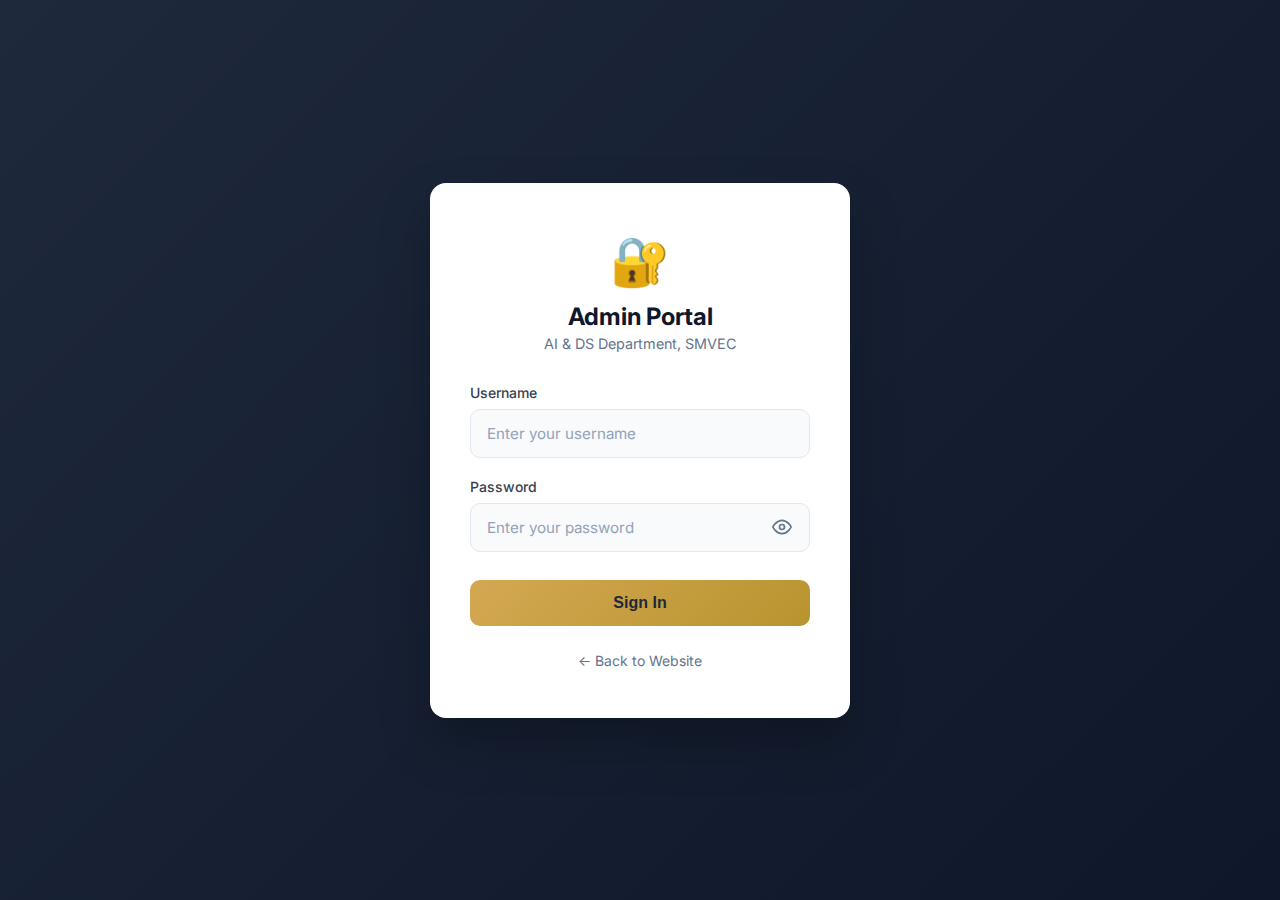
<file: ai-ds-website/admin-faculty.html>
<!DOCTYPE html>
<html lang="en">

<head>
    <meta charset="UTF-8">
    <meta name="viewport" content="width=device-width, initial-scale=1.0">
    <title>Manage Faculty - Admin Dashboard</title>
    <link rel="icon" type="image/png" href="smvecLogo.png">
    <link href="https://fonts.googleapis.com/css2?family=Inter:wght@300;400;500;600;700&display=swap" rel="stylesheet">
    <style>
        * {
            margin: 0;
            padding: 0;
            box-sizing: border-box;
        }

        body {
            font-family: 'Inter', -apple-system, sans-serif;
            background: #f8fafc;
            color: #1e293b;
            min-height: 100vh;
        }

        .sidebar {
            position: fixed;
            left: 0;
            top: 0;
            bottom: 0;
            width: 260px;
            background: linear-gradient(180deg, #1e293b 0%, #0f172a 100%);
            padding: 24px 0;
            z-index: 100;
        }

        .logo {
            padding: 0 24px 32px;
            border-bottom: 1px solid rgba(255, 255, 255, 0.1);
        }

        .logo h1 {
            color: #fff;
            font-size: 1.1rem;
            font-weight: 600;
            display: flex;
            align-items: center;
            gap: 10px;
        }

        .logo span {
            font-size: 1.5rem;
        }

        .logo p {
            color: #94a3b8;
            font-size: 0.75rem;
            margin-top: 4px;
        }

        .nav-menu {
            padding: 24px 16px;
            list-style: none;
        }

        .nav-menu li {
            margin-bottom: 4px;
        }

        .nav-menu a {
            display: flex;
            align-items: center;
            gap: 12px;
            padding: 12px 16px;
            color: #94a3b8;
            text-decoration: none;
            border-radius: 8px;
            font-size: 0.9rem;
            font-weight: 500;
            transition: all 0.2s;
        }

        .nav-menu a:hover {
            background: rgba(255, 255, 255, 0.05);
            color: #fff;
        }

        .nav-menu a.active {
            background: linear-gradient(135deg, #d4a853 0%, #b8942e 100%);
            color: #1e293b;
        }

        .nav-menu .icon {
            font-size: 1.1rem;
        }

        .main-content {
            margin-left: 260px;
            padding: 32px 40px;
        }

        .page-header {
            display: flex;
            justify-content: space-between;
            align-items: center;
            margin-bottom: 32px;
        }

        .page-header h1 {
            font-size: 1.75rem;
            font-weight: 700;
            color: #0f172a;
        }

        .page-header p {
            color: #64748b;
            font-size: 0.9rem;
            margin-top: 4px;
        }

        .header-actions {
            display: flex;
            gap: 12px;
        }

        .btn {
            display: inline-flex;
            align-items: center;
            gap: 8px;
            padding: 10px 20px;
            border-radius: 8px;
            font-size: 0.875rem;
            font-weight: 500;
            cursor: pointer;
            border: none;
            transition: all 0.2s;
        }

        .btn-primary {
            background: linear-gradient(135deg, #d4a853 0%, #b8942e 100%);
            color: #1e293b;
        }

        .btn-primary:hover {
            transform: translateY(-1px);
            box-shadow: 0 4px 12px rgba(212, 168, 83, 0.3);
        }

        .btn-secondary {
            background: #fff;
            color: #475569;
            border: 1px solid #e2e8f0;
        }

        .faculty-grid {
            display: grid;
            grid-template-columns: repeat(auto-fill, minmax(320px, 1fr));
            gap: 20px;
        }

        .faculty-card {
            background: #fff;
            border-radius: 12px;
            border: 1px solid #e2e8f0;
            padding: 24px;
            transition: all 0.2s;
        }

        .faculty-card:hover {
            box-shadow: 0 4px 12px rgba(0, 0, 0, 0.08);
        }

        .faculty-card.hod {
            border-color: #d4a853;
            background: linear-gradient(135deg, #fffbeb 0%, #fef3c7 100%);
        }

        .faculty-avatar {
            width: 64px;
            height: 64px;
            border-radius: 50%;
            background: linear-gradient(135deg, #d4a853 0%, #e6c76f 100%);
            display: flex;
            align-items: center;
            justify-content: center;
            font-size: 1.8rem;
            margin-bottom: 16px;
        }

        .faculty-name {
            font-size: 1.1rem;
            font-weight: 600;
            color: #0f172a;
        }

        .faculty-designation {
            font-size: 0.8rem;
            color: #d4a853;
            font-weight: 500;
            margin-top: 4px;
        }

        .faculty-subject {
            font-size: 0.85rem;
            color: #64748b;
            margin-top: 8px;
        }

        .faculty-bio {
            font-size: 0.8rem;
            color: #64748b;
            margin-top: 12px;
            line-height: 1.5;
        }

        .faculty-email {
            font-size: 0.8rem;
            color: #3b82f6;
            margin-top: 12px;
        }

        .faculty-actions {
            display: flex;
            gap: 8px;
            margin-top: 16px;
            padding-top: 16px;
            border-top: 1px solid #e2e8f0;
        }

        .action-btn {
            flex: 1;
            padding: 8px 12px;
            border-radius: 6px;
            border: 1px solid #e2e8f0;
            background: #fff;
            cursor: pointer;
            font-size: 0.8rem;
            font-weight: 500;
            transition: all 0.2s;
        }

        .action-btn:hover {
            background: #f8fafc;
            border-color: #d4a853;
        }

        .action-btn.delete:hover {
            background: #fef2f2;
            border-color: #f87171;
            color: #dc2626;
        }

        .empty-state {
            text-align: center;
            padding: 80px 40px;
        }

        .empty-state .icon {
            font-size: 3rem;
            margin-bottom: 16px;
        }

        .empty-state h3 {
            font-size: 1.1rem;
            font-weight: 600;
            color: #1e293b;
            margin-bottom: 8px;
        }

        .empty-state p {
            color: #64748b;
            font-size: 0.9rem;
        }

        .loading {
            text-align: center;
            padding: 60px 40px;
        }

        .spinner {
            width: 32px;
            height: 32px;
            border: 3px solid #f1f5f9;
            border-top-color: #d4a853;
            border-radius: 50%;
            animation: spin 0.8s linear infinite;
            margin: 0 auto 16px;
        }

        @keyframes spin {
            to {
                transform: rotate(360deg);
            }
        }

        /* Modal */
        .modal-overlay {
            display: none;
            position: fixed;
            top: 0;
            left: 0;
            right: 0;
            bottom: 0;
            background: rgba(0, 0, 0, 0.5);
            z-index: 1000;
            align-items: center;
            justify-content: center;
        }

        .modal-overlay.active {
            display: flex;
        }

        .modal {
            background: #fff;
            border-radius: 12px;
            width: 550px;
            max-width: 90%;
            box-shadow: 0 20px 50px rgba(0, 0, 0, 0.2);
        }

        .modal-header {
            padding: 20px 24px;
            border-bottom: 1px solid #e2e8f0;
            display: flex;
            justify-content: space-between;
            align-items: center;
        }

        .modal-header h3 {
            font-size: 1.1rem;
            font-weight: 600;
        }

        .modal-close {
            background: none;
            border: none;
            font-size: 1.5rem;
            cursor: pointer;
            color: #64748b;
        }

        .modal-body {
            padding: 24px;
            max-height: 70vh;
            overflow-y: auto;
        }

        .form-group {
            margin-bottom: 16px;
        }

        .form-group label {
            display: block;
            font-size: 0.875rem;
            font-weight: 500;
            color: #374151;
            margin-bottom: 6px;
        }

        .form-group input,
        .form-group textarea,
        .form-group select {
            width: 100%;
            padding: 10px 14px;
            border: 1px solid #d1d5db;
            border-radius: 8px;
            font-size: 0.875rem;
            transition: border-color 0.2s;
        }

        .form-group input:focus,
        .form-group textarea:focus {
            outline: none;
            border-color: #d4a853;
        }

        .modal-footer {
            padding: 16px 24px;
            border-top: 1px solid #e2e8f0;
            display: flex;
            justify-content: flex-end;
            gap: 12px;
        }

        .toggle-wrapper {
            display: flex;
            align-items: center;
            gap: 10px;
        }

        .toggle {
            width: 44px;
            height: 24px;
            background: #e2e8f0;
            border-radius: 12px;
            position: relative;
            cursor: pointer;
            transition: background 0.2s;
        }

        .toggle.active {
            background: #d4a853;
        }

        .toggle::after {
            content: '';
            position: absolute;
            width: 18px;
            height: 18px;
            background: #fff;
            border-radius: 50%;
            top: 3px;
            left: 3px;
            transition: left 0.2s;
        }

        .toggle.active::after {
            left: 23px;
        }
    </style>
</head>

<body>
    <aside class="sidebar">
        <div class="logo">
            <h1><span>🎓</span> SMVEC</h1>
            <p>AI & DS Department</p>
        </div>
        <ul class="nav-menu">
            <li><a href="admin.html"><span class="icon">📊</span> Dashboard</a></li>
            <li><a href="admin-faculty.html" class="active"><span class="icon">👨‍🏫</span> Faculty</a></li>
            <li><a href="admin-achievements.html"><span class="icon">🏆</span> Achievements</a></li>
            <li><a href="admin-gallery.html"><span class="icon">📸</span> Gallery</a></li>
            <li><a href="index.html" target="_blank"><span class="icon">🌐</span> View Website</a></li>
        </ul>
    </aside>

    <main class="main-content">
        <header class="page-header">
            <div>
                <h1>Manage Faculty</h1>
                <p>Add, edit, and manage faculty members</p>
            </div>
            <div class="header-actions">
                <button class="btn btn-primary" onclick="openAddModal()">➕ Add Faculty</button>
                <button class="btn btn-secondary" onclick="loadFaculty()">🔄 Refresh</button>
            </div>
        </header>

        <div id="facultyContainer">
            <div class="loading">
                <div class="spinner"></div>
                <p>Loading faculty...</p>
            </div>
        </div>
    </main>

    <!-- Add/Edit Modal -->
    <div class="modal-overlay" id="modal">
        <div class="modal">
            <div class="modal-header">
                <h3 id="modalTitle">Add Faculty Member</h3>
                <button class="modal-close" onclick="closeModal()">&times;</button>
            </div>
            <div class="modal-body">
                <form id="facultyForm">
                    <input type="hidden" id="facultyId">
                    <div class="form-group">
                        <label>Name *</label>
                        <input type="text" id="name" required placeholder="Dr. Faculty Name">
                    </div>
                    <div class="form-group">
                        <label>Designation *</label>
                        <input type="text" id="designation" required placeholder="e.g., Associate Professor">
                    </div>
                    <div class="form-group">
                        <label>Specialization/Subject *</label>
                        <input type="text" id="subject" required placeholder="e.g., Machine Learning">
                    </div>
                    <div class="form-group">
                        <label>Bio</label>
                        <textarea id="bio" rows="3" placeholder="Brief description about the faculty"></textarea>
                    </div>
                    <div class="form-group">
                        <label>Email</label>
                        <input type="email" id="email" placeholder="faculty@college.edu">
                    </div>
                    <div class="form-group">
                        <label>Head of Department</label>
                        <div class="toggle-wrapper">
                            <div class="toggle" id="hodToggle" onclick="toggleHod()"></div>
                            <span id="hodLabel">No</span>
                        </div>
                    </div>
                </form>
            </div>
            <div class="modal-footer">
                <button class="btn btn-secondary" onclick="closeModal()">Cancel</button>
                <button class="btn btn-primary" onclick="saveFaculty()">Save</button>
            </div>
        </div>
    </div>

    <script>
        let allFaculty = [];
        let isEditing = false;

        document.addEventListener('DOMContentLoaded', () => {
            if (sessionStorage.getItem('adminLoggedIn') !== 'true') {
                window.location.href = 'login.html';
                return;
            }
            loadFaculty();
        });

        async function loadFaculty() {
            const container = document.getElementById('facultyContainer');
            container.innerHTML = '<div class="loading"><div class="spinner"></div><p>Loading...</p></div>';

            try {
                const res = await fetch('https://ai-ds-web-1-bl78.onrender.com/api/faculty');
                const result = await res.json();

                if (result.success && result.data.length > 0) {
                    allFaculty = result.data;
                    displayFaculty(allFaculty);
                } else {
                    showEmptyState();
                }
            } catch (error) {
                container.innerHTML = '<div class="empty-state"><div class="icon">⚠️</div><h3>Error</h3><p>Failed to load data</p></div>';
            }
        }

        function displayFaculty(faculty) {
            const container = document.getElementById('facultyContainer');
            if (faculty.length === 0) { showEmptyState(); return; }

            let html = '<div class="faculty-grid">';
            faculty.forEach(f => {
                html += `<div class="faculty-card ${f.isHod ? 'hod' : ''}">
                    <div class="faculty-avatar">${f.isHod ? '👨‍🎓' : '👨‍🏫'}</div>
                    <div class="faculty-name">${f.name}</div>
                    <div class="faculty-designation">${f.designation}</div>
                    <div class="faculty-subject">${f.subject}</div>
                    ${f.bio ? `<div class="faculty-bio">${f.bio}</div>` : ''}
                    ${f.email ? `<div class="faculty-email">📧 ${f.email}</div>` : ''}
                    <div class="faculty-actions">
                        <button class="action-btn" onclick="editFaculty(${f.id})">✏️ Edit</button>
                        <button class="action-btn delete" onclick="deleteFaculty(${f.id})">🗑️ Delete</button>
                    </div>
                </div>`;
            });
            html += '</div>';
            container.innerHTML = html;
        }

        function showEmptyState() {
            document.getElementById('facultyContainer').innerHTML = `
                <div class="empty-state"><div class="icon">👨‍🏫</div><h3>No Faculty Yet</h3><p>Click "Add Faculty" to create one</p></div>`;
        }

        function openAddModal() {
            isEditing = false;
            document.getElementById('modalTitle').textContent = 'Add Faculty Member';
            document.getElementById('facultyForm').reset();
            document.getElementById('hodToggle').classList.remove('active');
            document.getElementById('hodLabel').textContent = 'No';
            document.getElementById('modal').classList.add('active');
        }

        function editFaculty(id) {
            const f = allFaculty.find(x => x.id === id);
            if (!f) return;

            isEditing = true;
            document.getElementById('modalTitle').textContent = 'Edit Faculty Member';
            document.getElementById('facultyId').value = id;
            document.getElementById('name').value = f.name;
            document.getElementById('designation').value = f.designation;
            document.getElementById('subject').value = f.subject;
            document.getElementById('bio').value = f.bio || '';
            document.getElementById('email').value = f.email || '';

            const toggle = document.getElementById('hodToggle');
            if (f.isHod) { toggle.classList.add('active'); }
            else { toggle.classList.remove('active'); }
            document.getElementById('hodLabel').textContent = f.isHod ? 'Yes' : 'No';

            document.getElementById('modal').classList.add('active');
        }

        function closeModal() {
            document.getElementById('modal').classList.remove('active');
        }

        function toggleHod() {
            const toggle = document.getElementById('hodToggle');
            toggle.classList.toggle('active');
            document.getElementById('hodLabel').textContent = toggle.classList.contains('active') ? 'Yes' : 'No';
        }

        async function saveFaculty() {
            const data = {
                name: document.getElementById('name').value,
                designation: document.getElementById('designation').value,
                subject: document.getElementById('subject').value,
                bio: document.getElementById('bio').value,
                email: document.getElementById('email').value,
                isHod: document.getElementById('hodToggle').classList.contains('active')
            };

            if (!data.name || !data.designation || !data.subject) {
                alert('Please fill in all required fields');
                return;
            }

            try {
                const id = document.getElementById('facultyId').value;
                const url = isEditing ? `https://ai-ds-web-1-bl78.onrender.com/api/faculty/${id}` : 'https://ai-ds-web-1-bl78.onrender.com/api/faculty';
                const method = isEditing ? 'PUT' : 'POST';

                const res = await fetch(url, {
                    method: method,
                    headers: { 'Content-Type': 'application/json' },
                    body: JSON.stringify(data)
                });

                const result = await res.json();
                if (result.success) {
                    closeModal();
                    loadFaculty();
                } else {
                    alert('Error: ' + result.error);
                }
            } catch (error) {
                alert('Failed to save faculty');
            }
        }

        async function deleteFaculty(id) {
            if (!confirm('Are you sure you want to delete this faculty member?')) return;

            try {
                const res = await fetch(`https://ai-ds-web-1-bl78.onrender.com/api/faculty/${id}`, { method: 'DELETE' });
                const result = await res.json();
                if (result.success) {
                    loadFaculty();
                } else {
                    alert('Error: ' + result.error);
                }
            } catch (error) {
                alert('Failed to delete faculty');
            }
        }
    </script>
</body>

</html>
</file>
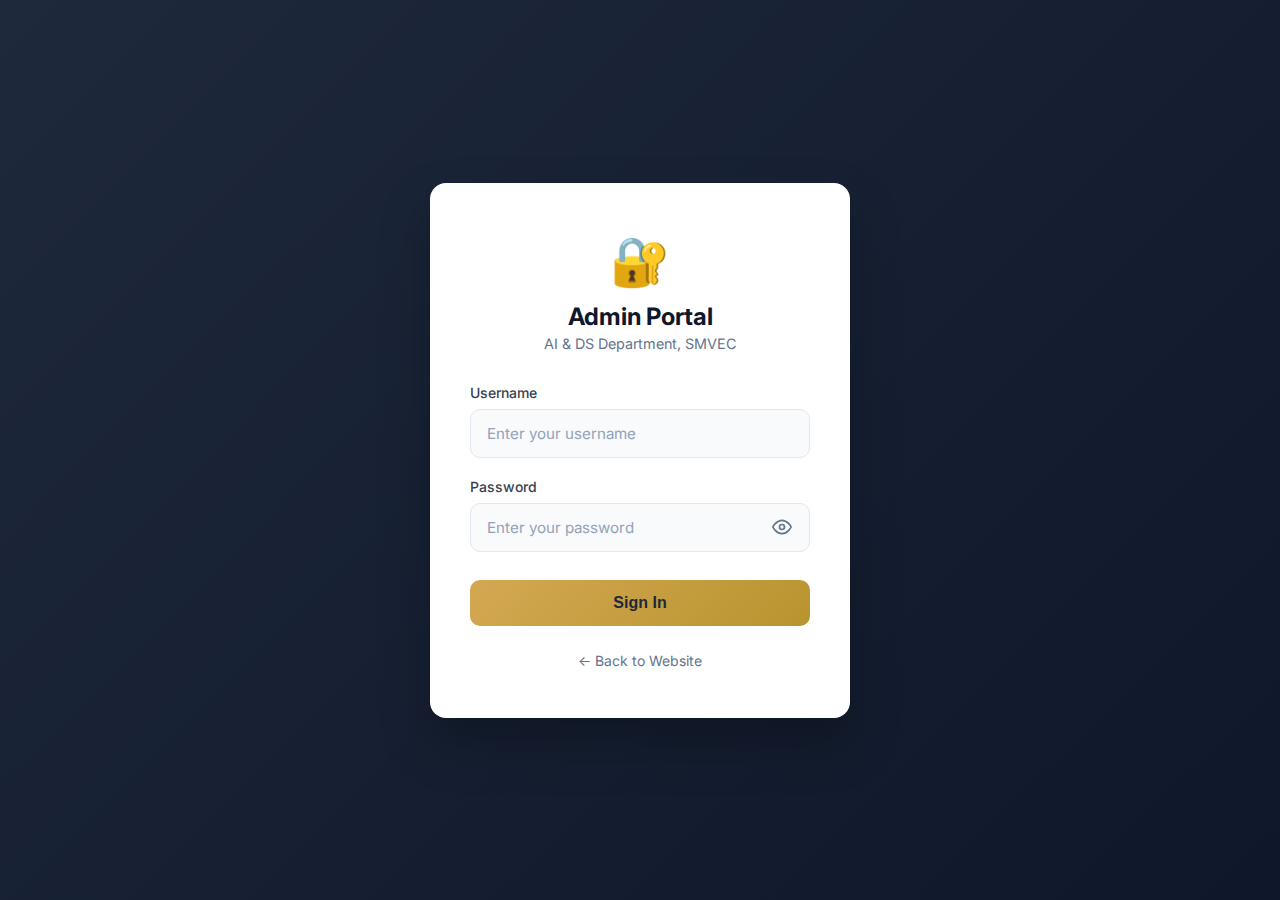
<file: ai-ds-website/admin-gallery.html>
<!DOCTYPE html>
<html lang="en">

<head>
    <meta charset="UTF-8">
    <meta name="viewport" content="width=device-width, initial-scale=1.0">
    <title>Manage Gallery - Admin Dashboard</title>
    <link rel="icon" type="image/png" href="smvecLogo.png">
    <link href="https://fonts.googleapis.com/css2?family=Inter:wght@300;400;500;600;700&display=swap" rel="stylesheet">
    <style>
        * {
            margin: 0;
            padding: 0;
            box-sizing: border-box;
        }

        body {
            font-family: 'Inter', -apple-system, sans-serif;
            background: #f8fafc;
            color: #1e293b;
            min-height: 100vh;
        }

        .sidebar {
            position: fixed;
            left: 0;
            top: 0;
            bottom: 0;
            width: 260px;
            background: linear-gradient(180deg, #1e293b 0%, #0f172a 100%);
            padding: 24px 0;
            z-index: 100;
        }

        .logo {
            padding: 0 24px 32px;
            border-bottom: 1px solid rgba(255, 255, 255, 0.1);
        }

        .logo h1 {
            color: #fff;
            font-size: 1.1rem;
            font-weight: 600;
            display: flex;
            align-items: center;
            gap: 10px;
        }

        .logo span {
            font-size: 1.5rem;
        }

        .logo p {
            color: #94a3b8;
            font-size: 0.75rem;
            margin-top: 4px;
        }

        .nav-menu {
            padding: 24px 16px;
            list-style: none;
        }

        .nav-menu li {
            margin-bottom: 4px;
        }

        .nav-menu a {
            display: flex;
            align-items: center;
            gap: 12px;
            padding: 12px 16px;
            color: #94a3b8;
            text-decoration: none;
            border-radius: 8px;
            font-size: 0.9rem;
            font-weight: 500;
            transition: all 0.2s;
        }

        .nav-menu a:hover {
            background: rgba(255, 255, 255, 0.05);
            color: #fff;
        }

        .nav-menu a.active {
            background: linear-gradient(135deg, #d4a853 0%, #b8942e 100%);
            color: #1e293b;
        }

        .nav-menu .icon {
            font-size: 1.1rem;
        }

        .main-content {
            margin-left: 260px;
            padding: 32px 40px;
        }

        .page-header {
            display: flex;
            justify-content: space-between;
            align-items: center;
            margin-bottom: 32px;
        }

        .page-header h1 {
            font-size: 1.75rem;
            font-weight: 700;
            color: #0f172a;
        }

        .page-header p {
            color: #64748b;
            font-size: 0.9rem;
            margin-top: 4px;
        }

        .header-actions {
            display: flex;
            gap: 12px;
        }

        .btn {
            display: inline-flex;
            align-items: center;
            gap: 8px;
            padding: 10px 20px;
            border-radius: 8px;
            font-size: 0.875rem;
            font-weight: 500;
            cursor: pointer;
            border: none;
            transition: all 0.2s;
        }

        .btn-primary {
            background: linear-gradient(135deg, #d4a853 0%, #b8942e 100%);
            color: #1e293b;
        }

        .btn-primary:hover {
            transform: translateY(-1px);
            box-shadow: 0 4px 12px rgba(212, 168, 83, 0.3);
        }

        .btn-secondary {
            background: #fff;
            color: #475569;
            border: 1px solid #e2e8f0;
        }

        .gallery-grid {
            display: grid;
            grid-template-columns: repeat(auto-fill, minmax(280px, 1fr));
            gap: 20px;
        }

        .gallery-card {
            background: #fff;
            border-radius: 12px;
            border: 1px solid #e2e8f0;
            overflow: hidden;
            transition: all 0.2s;
        }

        .gallery-card:hover {
            box-shadow: 0 4px 12px rgba(0, 0, 0, 0.08);
        }

        .gallery-card img {
            width: 100%;
            height: 180px;
            object-fit: cover;
        }

        .gallery-card-content {
            padding: 16px;
        }

        .gallery-caption {
            font-size: 0.9rem;
            font-weight: 500;
            color: #1e293b;
            line-height: 1.4;
            margin-bottom: 8px;
        }

        .gallery-meta {
            font-size: 0.8rem;
            color: #64748b;
            display: flex;
            align-items: center;
            gap: 12px;
        }

        .badge {
            display: inline-block;
            padding: 3px 8px;
            border-radius: 12px;
            font-size: 0.7rem;
            font-weight: 500;
        }

        .badge-active {
            background: #d1fae5;
            color: #065f46;
        }

        .badge-inactive {
            background: #f1f5f9;
            color: #64748b;
        }

        .gallery-actions {
            display: flex;
            gap: 8px;
            margin-top: 12px;
            padding-top: 12px;
            border-top: 1px solid #e2e8f0;
        }

        .action-btn {
            flex: 1;
            padding: 8px 12px;
            border-radius: 6px;
            border: 1px solid #e2e8f0;
            background: #fff;
            cursor: pointer;
            font-size: 0.8rem;
            font-weight: 500;
            transition: all 0.2s;
        }

        .action-btn:hover {
            background: #f8fafc;
            border-color: #d4a853;
        }

        .action-btn.delete:hover {
            background: #fef2f2;
            border-color: #f87171;
            color: #dc2626;
        }

        .empty-state {
            text-align: center;
            padding: 80px 40px;
        }

        .empty-state .icon {
            font-size: 3rem;
            margin-bottom: 16px;
        }

        .empty-state h3 {
            font-size: 1.1rem;
            font-weight: 600;
            color: #1e293b;
            margin-bottom: 8px;
        }

        .empty-state p {
            color: #64748b;
            font-size: 0.9rem;
        }

        .loading {
            text-align: center;
            padding: 60px 40px;
        }

        .spinner {
            width: 32px;
            height: 32px;
            border: 3px solid #f1f5f9;
            border-top-color: #d4a853;
            border-radius: 50%;
            animation: spin 0.8s linear infinite;
            margin: 0 auto 16px;
        }

        @keyframes spin {
            to {
                transform: rotate(360deg);
            }
        }

        /* Modal */
        .modal-overlay {
            display: none;
            position: fixed;
            top: 0;
            left: 0;
            right: 0;
            bottom: 0;
            background: rgba(0, 0, 0, 0.5);
            z-index: 1000;
            align-items: center;
            justify-content: center;
        }

        .modal-overlay.active {
            display: flex;
        }

        .modal {
            background: #fff;
            border-radius: 12px;
            width: 500px;
            max-width: 90%;
            box-shadow: 0 20px 50px rgba(0, 0, 0, 0.2);
        }

        .modal-header {
            padding: 20px 24px;
            border-bottom: 1px solid #e2e8f0;
            display: flex;
            justify-content: space-between;
            align-items: center;
        }

        .modal-header h3 {
            font-size: 1.1rem;
            font-weight: 600;
        }

        .modal-close {
            background: none;
            border: none;
            font-size: 1.5rem;
            cursor: pointer;
            color: #64748b;
        }

        .modal-body {
            padding: 24px;
        }

        .form-group {
            margin-bottom: 16px;
        }

        .form-group label {
            display: block;
            font-size: 0.875rem;
            font-weight: 500;
            color: #374151;
            margin-bottom: 6px;
        }

        .form-group input,
        .form-group textarea {
            width: 100%;
            padding: 10px 14px;
            border: 1px solid #d1d5db;
            border-radius: 8px;
            font-size: 0.875rem;
            transition: border-color 0.2s;
        }

        .form-group input:focus,
        .form-group textarea:focus {
            outline: none;
            border-color: #d4a853;
        }

        .modal-footer {
            padding: 16px 24px;
            border-top: 1px solid #e2e8f0;
            display: flex;
            justify-content: flex-end;
            gap: 12px;
        }

        .toggle-wrapper {
            display: flex;
            align-items: center;
            gap: 10px;
        }

        .toggle {
            width: 44px;
            height: 24px;
            background: #e2e8f0;
            border-radius: 12px;
            position: relative;
            cursor: pointer;
            transition: background 0.2s;
        }

        .toggle.active {
            background: #10b981;
        }

        .toggle::after {
            content: '';
            position: absolute;
            width: 18px;
            height: 18px;
            background: #fff;
            border-radius: 50%;
            top: 3px;
            left: 3px;
            transition: left 0.2s;
        }

        .toggle.active::after {
            left: 23px;
        }

        .preview-img {
            max-width: 100%;
            max-height: 150px;
            border-radius: 8px;
            margin-top: 8px;
            display: none;
        }
    </style>
</head>

<body>
    <aside class="sidebar">
        <div class="logo">
            <h1><span>🎓</span> SMVEC</h1>
            <p>AI & DS Department</p>
        </div>
        <ul class="nav-menu">
            <li><a href="admin.html"><span class="icon">📊</span> Dashboard</a></li>
            <li><a href="admin-faculty.html"><span class="icon">👨‍🏫</span> Faculty</a></li>
            <li><a href="admin-achievements.html"><span class="icon">🏆</span> Achievements</a></li>
            <li><a href="admin-gallery.html" class="active"><span class="icon">📸</span> Gallery</a></li>
            <li><a href="index.html" target="_blank"><span class="icon">🌐</span> View Website</a></li>
        </ul>
    </aside>

    <main class="main-content">
        <header class="page-header">
            <div>
                <h1>Manage Gallery</h1>
                <p>Add and manage event photos with captions</p>
            </div>
            <div class="header-actions">
                <button class="btn btn-primary" onclick="openAddModal()">➕ Add Image</button>
                <button class="btn btn-secondary" onclick="loadGallery()">🔄 Refresh</button>
            </div>
        </header>

        <div id="galleryContainer">
            <div class="loading">
                <div class="spinner"></div>
                <p>Loading gallery...</p>
            </div>
        </div>
    </main>

    <!-- Add/Edit Modal -->
    <div class="modal-overlay" id="modal">
        <div class="modal">
            <div class="modal-header">
                <h3 id="modalTitle">Add Gallery Image</h3>
                <button class="modal-close" onclick="closeModal()">&times;</button>
            </div>
            <div class="modal-body">
                <form id="galleryForm">
                    <input type="hidden" id="imageId">
                    <div class="form-group">
                        <label>Image URL *</label>
                        <input type="url" id="imageUrl" required placeholder="https://example.com/image.jpg"
                            oninput="previewImage()">
                        <img id="imagePreview" class="preview-img" src="" alt="Preview">
                    </div>
                    <div class="form-group">
                        <label>Caption *</label>
                        <textarea id="caption" rows="2" required
                            placeholder="Brief description of the event/image"></textarea>
                    </div>
                    <div class="form-group">
                        <label>Event Date</label>
                        <input type="date" id="eventDate">
                    </div>
                    <div class="form-group">
                        <label>Status</label>
                        <div class="toggle-wrapper">
                            <div class="toggle active" id="activeToggle" onclick="toggleActive()"></div>
                            <span id="activeLabel">Active</span>
                        </div>
                    </div>
                </form>
            </div>
            <div class="modal-footer">
                <button class="btn btn-secondary" onclick="closeModal()">Cancel</button>
                <button class="btn btn-primary" onclick="saveImage()">Save</button>
            </div>
        </div>
    </div>

    <script>
        let allImages = [];
        let isEditing = false;

        document.addEventListener('DOMContentLoaded', () => {
            if (sessionStorage.getItem('adminLoggedIn') !== 'true') {
                window.location.href = 'login.html';
                return;
            }
            loadGallery();
        });

        async function loadGallery() {
            const container = document.getElementById('galleryContainer');
            container.innerHTML = '<div class="loading"><div class="spinner"></div><p>Loading...</p></div>';

            try {
                const res = await fetch('https://ai-ds-web-1-bl78.onrender.com/api/gallery?all=true');
                const result = await res.json();

                if (result.success && result.data.length > 0) {
                    allImages = result.data;
                    displayGallery(allImages);
                } else {
                    showEmptyState();
                }
            } catch (error) {
                container.innerHTML = '<div class="empty-state"><div class="icon">⚠️</div><h3>Error</h3><p>Failed to load data</p></div>';
            }
        }

        function displayGallery(images) {
            const container = document.getElementById('galleryContainer');
            if (images.length === 0) { showEmptyState(); return; }

            let html = '<div class="gallery-grid">';
            images.forEach(img => {
                html += `<div class="gallery-card">
                    <img src="${img.imageUrl}" alt="${img.caption}" onerror="this.src='https://via.placeholder.com/400x200?text=Image+Not+Found'">
                    <div class="gallery-card-content">
                        <p class="gallery-caption">${img.caption}</p>
                        <div class="gallery-meta">
                            ${img.eventDate ? `<span>📅 ${img.eventDate}</span>` : ''}
                            <span class="badge ${img.isActive ? 'badge-active' : 'badge-inactive'}">${img.isActive ? 'Active' : 'Hidden'}</span>
                        </div>
                        <div class="gallery-actions">
                            <button class="action-btn" onclick="editImage(${img.id})">✏️ Edit</button>
                            <button class="action-btn delete" onclick="deleteImage(${img.id})">🗑️ Delete</button>
                        </div>
                    </div>
                </div>`;
            });
            html += '</div>';
            container.innerHTML = html;
        }

        function showEmptyState() {
            document.getElementById('galleryContainer').innerHTML = `
                <div class="empty-state"><div class="icon">📸</div><h3>No Images Yet</h3><p>Click "Add Image" to upload your first event photo</p></div>`;
        }

        function openAddModal() {
            isEditing = false;
            document.getElementById('modalTitle').textContent = 'Add Gallery Image';
            document.getElementById('galleryForm').reset();
            document.getElementById('imagePreview').style.display = 'none';
            document.getElementById('activeToggle').classList.add('active');
            document.getElementById('activeLabel').textContent = 'Active';
            document.getElementById('modal').classList.add('active');
        }

        function editImage(id) {
            const img = allImages.find(x => x.id === id);
            if (!img) return;

            isEditing = true;
            document.getElementById('modalTitle').textContent = 'Edit Gallery Image';
            document.getElementById('imageId').value = id;
            document.getElementById('imageUrl').value = img.imageUrl;
            document.getElementById('caption').value = img.caption;
            document.getElementById('eventDate').value = img.eventDate || '';

            const preview = document.getElementById('imagePreview');
            preview.src = img.imageUrl;
            preview.style.display = 'block';

            const toggle = document.getElementById('activeToggle');
            if (img.isActive) { toggle.classList.add('active'); }
            else { toggle.classList.remove('active'); }
            document.getElementById('activeLabel').textContent = img.isActive ? 'Active' : 'Hidden';

            document.getElementById('modal').classList.add('active');
        }

        function closeModal() {
            document.getElementById('modal').classList.remove('active');
        }

        function toggleActive() {
            const toggle = document.getElementById('activeToggle');
            toggle.classList.toggle('active');
            document.getElementById('activeLabel').textContent = toggle.classList.contains('active') ? 'Active' : 'Hidden';
        }

        function previewImage() {
            const url = document.getElementById('imageUrl').value;
            const preview = document.getElementById('imagePreview');
            if (url) {
                preview.src = url;
                preview.style.display = 'block';
            } else {
                preview.style.display = 'none';
            }
        }

        async function saveImage() {
            const data = {
                imageUrl: document.getElementById('imageUrl').value,
                caption: document.getElementById('caption').value,
                eventDate: document.getElementById('eventDate').value,
                isActive: document.getElementById('activeToggle').classList.contains('active')
            };

            if (!data.imageUrl || !data.caption) {
                alert('Please fill in all required fields');
                return;
            }

            try {
                const id = document.getElementById('imageId').value;
                const url = isEditing ? `https://ai-ds-web-1-bl78.onrender.com/api/gallery/${id}` : 'https://ai-ds-web-1-bl78.onrender.com/api/gallery';
                const method = isEditing ? 'PUT' : 'POST';

                const res = await fetch(url, {
                    method: method,
                    headers: { 'Content-Type': 'application/json' },
                    body: JSON.stringify(data)
                });

                const result = await res.json();
                if (result.success) {
                    closeModal();
                    loadGallery();
                } else {
                    alert('Error: ' + result.error);
                }
            } catch (error) {
                alert('Failed to save image');
            }
        }

        async function deleteImage(id) {
            if (!confirm('Are you sure you want to delete this image?')) return;

            try {
                const res = await fetch(`https://ai-ds-web-1-bl78.onrender.com/api/gallery/${id}`, { method: 'DELETE' });
                const result = await res.json();
                if (result.success) {
                    loadGallery();
                } else {
                    alert('Error: ' + result.error);
                }
            } catch (error) {
                alert('Failed to delete image');
            }
        }
    </script>
</body>

</html>
</file>
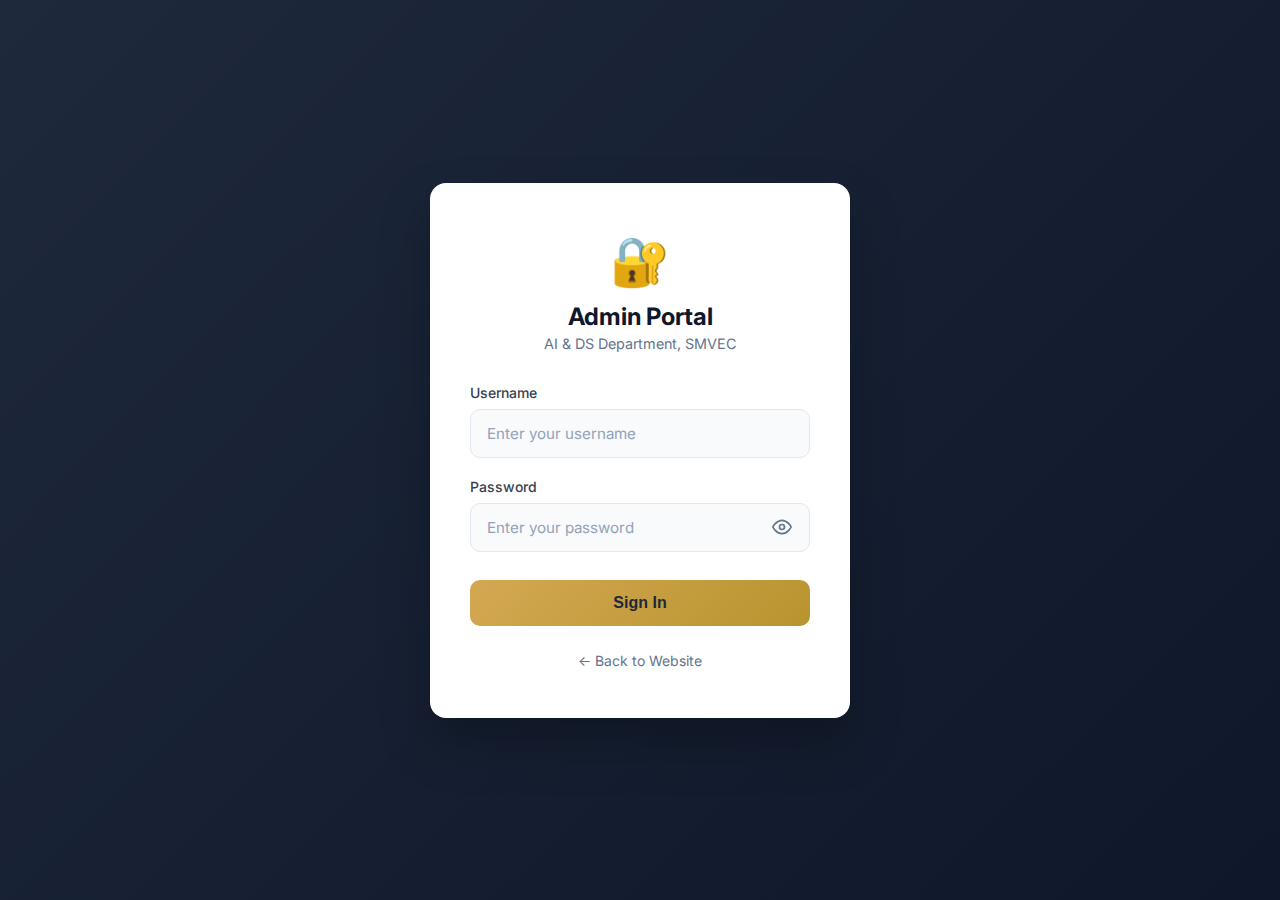
<file: ai-ds-website/admin.html>
<!DOCTYPE html>
<html lang="en">

<head>
    <meta charset="UTF-8">
    <meta name="viewport" content="width=device-width, initial-scale=1.0">
    <title>Admin Dashboard - AI & DS Department</title>
    <link rel="icon" type="image/png" href="smvecLogo.png">
    <link href="https://fonts.googleapis.com/css2?family=Inter:wght@300;400;500;600;700&display=swap" rel="stylesheet">
    <style>
        * {
            margin: 0;
            padding: 0;
            box-sizing: border-box;
        }

        body {
            font-family: 'Inter', -apple-system, BlinkMacSystemFont, sans-serif;
            background: #f8fafc;
            color: #1e293b;
            min-height: 100vh;
        }

        /* Sidebar */
        .sidebar {
            position: fixed;
            left: 0;
            top: 0;
            bottom: 0;
            width: 260px;
            background: linear-gradient(180deg, #1e293b 0%, #0f172a 100%);
            padding: 24px 0;
            z-index: 100;
        }

        .logo {
            padding: 0 24px 32px;
            border-bottom: 1px solid rgba(255, 255, 255, 0.1);
        }

        .logo h1 {
            color: #fff;
            font-size: 1.1rem;
            font-weight: 600;
            display: flex;
            align-items: center;
            gap: 10px;
        }

        .logo span {
            font-size: 1.5rem;
        }

        .logo p {
            color: #94a3b8;
            font-size: 0.75rem;
            margin-top: 4px;
        }

        .nav-menu {
            padding: 24px 16px;
            list-style: none;
        }

        .nav-menu li {
            margin-bottom: 4px;
        }

        .nav-menu a {
            display: flex;
            align-items: center;
            gap: 12px;
            padding: 12px 16px;
            color: #94a3b8;
            text-decoration: none;
            border-radius: 8px;
            font-size: 0.9rem;
            font-weight: 500;
            transition: all 0.2s;
        }

        .nav-menu a:hover {
            background: rgba(255, 255, 255, 0.05);
            color: #fff;
        }

        .nav-menu a.active {
            background: linear-gradient(135deg, #d4a853 0%, #b8942e 100%);
            color: #1e293b;
        }

        .nav-menu .icon {
            font-size: 1.1rem;
        }

        /* Main Content */
        .main-content {
            margin-left: 260px;
            padding: 32px 40px;
        }

        /* Header */
        .page-header {
            display: flex;
            justify-content: space-between;
            align-items: center;
            margin-bottom: 32px;
        }

        .page-header h1 {
            font-size: 1.75rem;
            font-weight: 700;
            color: #0f172a;
        }

        .page-header p {
            color: #64748b;
            font-size: 0.9rem;
            margin-top: 4px;
        }

        .header-actions {
            display: flex;
            gap: 12px;
        }

        .btn {
            display: inline-flex;
            align-items: center;
            gap: 8px;
            padding: 10px 20px;
            border-radius: 8px;
            font-size: 0.875rem;
            font-weight: 500;
            cursor: pointer;
            border: none;
            transition: all 0.2s;
        }

        .btn-primary {
            background: linear-gradient(135deg, #d4a853 0%, #b8942e 100%);
            color: #1e293b;
        }

        .btn-primary:hover {
            transform: translateY(-1px);
            box-shadow: 0 4px 12px rgba(212, 168, 83, 0.3);
        }

        .btn-secondary {
            background: #fff;
            color: #475569;
            border: 1px solid #e2e8f0;
        }

        .btn-secondary:hover {
            background: #f8fafc;
            border-color: #cbd5e1;
        }

        .btn-logout {
            background: #fef2f2;
            color: #dc2626;
            border: 1px solid #fecaca;
        }

        .btn-logout:hover {
            background: #fee2e2;
            border-color: #f87171;
        }

        /* Stats Grid */
        .stats-grid {
            display: grid;
            grid-template-columns: repeat(4, 1fr);
            gap: 20px;
            margin-bottom: 32px;
        }

        .stat-card {
            background: #fff;
            padding: 24px;
            border-radius: 12px;
            border: 1px solid #e2e8f0;
        }

        .stat-card .label {
            font-size: 0.8rem;
            color: #64748b;
            text-transform: uppercase;
            letter-spacing: 0.5px;
            font-weight: 500;
        }

        .stat-card .value {
            font-size: 2rem;
            font-weight: 700;
            color: #0f172a;
            margin-top: 8px;
        }

        .stat-card .change {
            font-size: 0.8rem;
            margin-top: 8px;
            display: flex;
            align-items: center;
            gap: 4px;
        }

        .stat-card .change.positive {
            color: #10b981;
        }

        .stat-card.highlight {
            background: linear-gradient(135deg, #d4a853 0%, #e6c76f 100%);
            border: none;
        }

        .stat-card.highlight .label {
            color: rgba(30, 41, 59, 0.7);
        }

        .stat-card.highlight .value {
            color: #1e293b;
        }

        /* Table Card */
        .table-card {
            background: #fff;
            border-radius: 12px;
            border: 1px solid #e2e8f0;
            overflow: hidden;
        }

        .table-header {
            display: flex;
            justify-content: space-between;
            align-items: center;
            padding: 20px 24px;
            border-bottom: 1px solid #e2e8f0;
        }

        .table-header h2 {
            font-size: 1rem;
            font-weight: 600;
            color: #0f172a;
        }

        .search-box {
            display: flex;
            align-items: center;
            gap: 8px;
            padding: 8px 16px;
            background: #f8fafc;
            border: 1px solid #e2e8f0;
            border-radius: 8px;
            width: 280px;
        }

        .search-box input {
            border: none;
            background: none;
            outline: none;
            font-size: 0.875rem;
            color: #1e293b;
            width: 100%;
        }

        .search-box input::placeholder {
            color: #94a3b8;
        }

        /* Table */
        .data-table {
            width: 100%;
            border-collapse: collapse;
        }

        .data-table th {
            text-align: left;
            padding: 14px 24px;
            font-size: 0.75rem;
            font-weight: 600;
            color: #64748b;
            text-transform: uppercase;
            letter-spacing: 0.5px;
            background: #f8fafc;
            border-bottom: 1px solid #e2e8f0;
        }

        .data-table td {
            padding: 16px 24px;
            font-size: 0.875rem;
            border-bottom: 1px solid #f1f5f9;
            vertical-align: middle;
        }

        .data-table tr:last-child td {
            border-bottom: none;
        }

        .data-table tr:hover td {
            background: #fefce8;
        }

        /* Student Info Cell */
        .student-info {
            display: flex;
            align-items: center;
            gap: 12px;
        }

        .avatar {
            width: 40px;
            height: 40px;
            border-radius: 50%;
            background: linear-gradient(135deg, #d4a853 0%, #e6c76f 100%);
            display: flex;
            align-items: center;
            justify-content: center;
            font-weight: 600;
            color: #1e293b;
            font-size: 0.875rem;
        }

        .student-name {
            font-weight: 600;
            color: #0f172a;
        }

        .student-email {
            font-size: 0.8rem;
            color: #64748b;
            margin-top: 2px;
        }

        /* Contact Cell */
        .contact-info {
            display: flex;
            flex-direction: column;
            gap: 4px;
        }

        .phone {
            font-size: 0.8rem;
            color: #64748b;
        }

        /* Badge */
        .badge {
            display: inline-block;
            padding: 4px 10px;
            border-radius: 20px;
            font-size: 0.75rem;
            font-weight: 500;
        }

        .badge-admission {
            background: #fef3c7;
            color: #92400e;
        }

        .badge-course {
            background: #dbeafe;
            color: #1e40af;
        }

        .badge-placement {
            background: #d1fae5;
            color: #065f46;
        }

        .badge-research {
            background: #ede9fe;
            color: #5b21b6;
        }

        .badge-other {
            background: #f1f5f9;
            color: #475569;
        }

        /* Message Cell */
        .message-preview {
            max-width: 250px;
            color: #475569;
            line-height: 1.5;
            display: -webkit-box;
            -webkit-line-clamp: 2;
            -webkit-box-orient: vertical;
            overflow: hidden;
        }

        /* Date Cell */
        .date-cell {
            color: #64748b;
            font-size: 0.8rem;
        }

        .date-cell .time {
            margin-top: 2px;
            color: #94a3b8;
        }

        /* Actions */
        .actions {
            display: flex;
            gap: 8px;
        }

        .action-btn {
            width: 32px;
            height: 32px;
            border-radius: 6px;
            border: 1px solid #e2e8f0;
            background: #fff;
            cursor: pointer;
            display: flex;
            align-items: center;
            justify-content: center;
            font-size: 0.9rem;
            transition: all 0.2s;
        }

        .action-btn:hover {
            background: #f8fafc;
            border-color: #d4a853;
        }

        .action-btn.email:hover {
            background: #fef3c7;
        }

        .action-btn.call:hover {
            background: #d1fae5;
        }

        /* Empty State */
        .empty-state {
            text-align: center;
            padding: 80px 40px;
        }

        .empty-state .icon {
            font-size: 3rem;
            margin-bottom: 16px;
        }

        .empty-state h3 {
            font-size: 1.1rem;
            font-weight: 600;
            color: #1e293b;
            margin-bottom: 8px;
        }

        .empty-state p {
            color: #64748b;
            font-size: 0.9rem;
        }

        /* Loading */
        .loading {
            text-align: center;
            padding: 60px 40px;
        }

        .spinner {
            width: 32px;
            height: 32px;
            border: 3px solid #f1f5f9;
            border-top-color: #d4a853;
            border-radius: 50%;
            animation: spin 0.8s linear infinite;
            margin: 0 auto 16px;
        }

        @keyframes spin {
            to {
                transform: rotate(360deg);
            }
        }

        .loading p {
            color: #64748b;
            font-size: 0.9rem;
        }

        /* Responsive */
        @media (max-width: 1200px) {
            .stats-grid {
                grid-template-columns: repeat(2, 1fr);
            }
        }

        @media (max-width: 768px) {
            .sidebar {
                display: none;
            }

            .main-content {
                margin-left: 0;
                padding: 20px;
            }

            .stats-grid {
                grid-template-columns: 1fr;
            }

            .data-table {
                display: block;
                overflow-x: auto;
            }
        }
    </style>
</head>

<body>
    <!-- Sidebar -->
    <aside class="sidebar">
        <div class="logo">
            <h1><span>🎓</span> SMVEC</h1>
            <p>AI & DS Department</p>
        </div>
        <ul class="nav-menu">
            <li><a href="admin.html" class="active"><span class="icon">📊</span> Dashboard</a></li>
            <li><a href="admin-faculty.html"><span class="icon">👨‍🏫</span> Faculty</a></li>
            <li><a href="admin-achievements.html"><span class="icon">🏆</span> Achievements</a></li>
            <li><a href="admin-gallery.html"><span class="icon">📸</span> Gallery</a></li>
            <li><a href="index.html" target="_blank"><span class="icon">🌐</span> View Website</a></li>
        </ul>
    </aside>

    <!-- Main Content -->
    <main class="main-content">
        <!-- Header -->
        <header class="page-header">
            <div>
                <h1>Student Inquiries</h1>
                <p>Manage and respond to student contact submissions</p>
            </div>
            <div class="header-actions">
                <button class="btn btn-secondary" onclick="exportData()">
                    📥 Export
                </button>
                <button class="btn btn-primary" onclick="loadMessages()">
                    🔄 Refresh
                </button>
                <button class="btn btn-logout" onclick="logout()">
                    🚪 Logout
                </button>
            </div>
        </header>

        <!-- Stats -->
        <div class="stats-grid">
            <div class="stat-card highlight">
                <div class="label">Total Inquiries</div>
                <div class="value" id="totalMessages">0</div>
            </div>
            <div class="stat-card">
                <div class="label">Today</div>
                <div class="value" id="todayMessages">0</div>
            </div>
            <div class="stat-card">
                <div class="label">Admission Queries</div>
                <div class="value" id="admissionCount">0</div>
            </div>
            <div class="stat-card">
                <div class="label">Other Queries</div>
                <div class="value" id="otherCount">0</div>
            </div>
        </div>

        <!-- Table -->
        <div class="table-card">
            <div class="table-header">
                <h2>All Inquiries</h2>
                <div class="search-box">
                    <span>🔍</span>
                    <input type="text" id="searchInput" placeholder="Search by name or email..."
                        onkeyup="filterMessages()">
                </div>
            </div>
            <div id="messagesContainer">
                <div class="loading">
                    <div class="spinner"></div>
                    <p>Loading inquiries...</p>
                </div>
            </div>
        </div>
    </main>

    <script>
        let allMessages = [];

        // Check authentication on page load
        document.addEventListener('DOMContentLoaded', () => {
            if (sessionStorage.getItem('adminLoggedIn') !== 'true') {
                window.location.href = 'login.html';
                return;
            }
            loadMessages();
        });

        function logout() {
            sessionStorage.removeItem('adminLoggedIn');
            sessionStorage.removeItem('adminUser');
            window.location.href = 'login.html';
        }

        async function loadMessages() {
            const container = document.getElementById('messagesContainer');
            container.innerHTML = `
                <div class="loading">
                    <div class="spinner"></div>
                    <p>Loading inquiries...</p>
                </div>
            `;

            try {
                const response = await fetch('https://ai-ds-web-1-bl78.onrender.com/api/contact');
                const result = await response.json();

                if (result.success && result.data.length > 0) {
                    allMessages = result.data;
                    displayMessages(allMessages);
                    updateStats(allMessages);
                } else {
                    allMessages = [];
                    showEmptyState();
                    updateStats([]);
                }
            } catch (error) {
                container.innerHTML = `
                    <div class="empty-state">
                        <div class="icon">⚠️</div>
                        <h3>Connection Error</h3>
                        <p>Unable to load data. Please check if the server is running.</p>
                    </div>
                `;
            }
        }

        function displayMessages(messages) {
            const container = document.getElementById('messagesContainer');

            if (messages.length === 0) {
                showEmptyState();
                return;
            }

            let html = `
                <table class="data-table">
                    <thead>
                        <tr>
                            <th>Student</th>
                            <th>Phone</th>
                            <th>Subject</th>
                            <th>Message</th>
                            <th>Date</th>
                            <th>Actions</th>
                        </tr>
                    </thead>
                    <tbody>
            `;

            messages.forEach(msg => {
                const initials = (msg.firstName[0] + msg.lastName[0]).toUpperCase();
                const date = new Date(msg.createdAt);
                const dateStr = date.toLocaleDateString('en-IN', { day: '2-digit', month: 'short', year: 'numeric' });
                const timeStr = date.toLocaleTimeString('en-IN', { hour: '2-digit', minute: '2-digit' });

                html += `
                    <tr>
                        <td>
                            <div class="student-info">
                                <div class="avatar">${initials}</div>
                                <div>
                                    <div class="student-name">${msg.firstName} ${msg.lastName}</div>
                                    <div class="student-email">${msg.email}</div>
                                </div>
                            </div>
                        </td>
                        <td>
                            <span class="phone">${msg.phone || '—'}</span>
                        </td>
                        <td>
                            <span class="badge badge-${msg.subject}">${formatSubject(msg.subject)}</span>
                        </td>
                        <td>
                            <div class="message-preview">${msg.message}</div>
                        </td>
                        <td>
                            <div class="date-cell">
                                <div>${dateStr}</div>
                                <div class="time">${timeStr}</div>
                            </div>
                        </td>
                        <td>
                            <div class="actions">
                                <button class="action-btn email" onclick="sendEmail('${msg.email}', '${msg.firstName}')" title="Send Email">✉️</button>
                                ${msg.phone ? `<button class="action-btn call" onclick="callStudent('${msg.phone}')" title="Call">📞</button>` : ''}
                            </div>
                        </td>
                    </tr>
                `;
            });

            html += '</tbody></table>';
            container.innerHTML = html;
        }

        function showEmptyState() {
            document.getElementById('messagesContainer').innerHTML = `
                <div class="empty-state">
                    <div class="icon">📭</div>
                    <h3>No Inquiries Yet</h3>
                    <p>When students submit the contact form, their inquiries will appear here.</p>
                </div>
            `;
        }

        function updateStats(messages) {
            document.getElementById('totalMessages').textContent = messages.length;

            const today = new Date().toDateString();
            const todayCount = messages.filter(m => new Date(m.createdAt).toDateString() === today).length;
            document.getElementById('todayMessages').textContent = todayCount;

            const admissionCount = messages.filter(m => m.subject === 'admission').length;
            document.getElementById('admissionCount').textContent = admissionCount;
            document.getElementById('otherCount').textContent = messages.length - admissionCount;
        }

        function formatSubject(subject) {
            const subjects = {
                'admission': 'Admission',
                'course': 'Course Info',
                'placement': 'Placement',
                'research': 'Research',
                'other': 'Other'
            };
            return subjects[subject] || subject;
        }

        function filterMessages() {
            const searchTerm = document.getElementById('searchInput').value.toLowerCase();
            const filtered = allMessages.filter(msg =>
                msg.firstName.toLowerCase().includes(searchTerm) ||
                msg.lastName.toLowerCase().includes(searchTerm) ||
                msg.email.toLowerCase().includes(searchTerm)
            );
            displayMessages(filtered);
        }

        function sendEmail(email, name) {
            const subject = encodeURIComponent('Re: Your Inquiry - AI & DS Department, SMVEC');
            const body = encodeURIComponent(`Dear ${name},\n\nThank you for your inquiry.\n\nBest Regards,\nAI & DS Department\nSMVEC`);
            window.location.href = `mailto:${email}?subject=${subject}&body=${body}`;
        }

        function callStudent(phone) {
            window.location.href = `tel:${phone}`;
        }

        function exportData() {
            if (allMessages.length === 0) {
                alert('No data to export');
                return;
            }

            let csv = 'Name,Email,Phone,Subject,Message,Date\n';
            allMessages.forEach(msg => {
                csv += `"${msg.firstName} ${msg.lastName}","${msg.email}","${msg.phone || ''}","${msg.subject}","${msg.message.replace(/"/g, '""')}","${msg.createdAt}"\n`;
            });

            const blob = new Blob([csv], { type: 'text/csv' });
            const url = URL.createObjectURL(blob);
            const a = document.createElement('a');
            a.href = url;
            a.download = 'student_inquiries.csv';
            a.click();
        }
    </script>
</body>

</html>
</file>
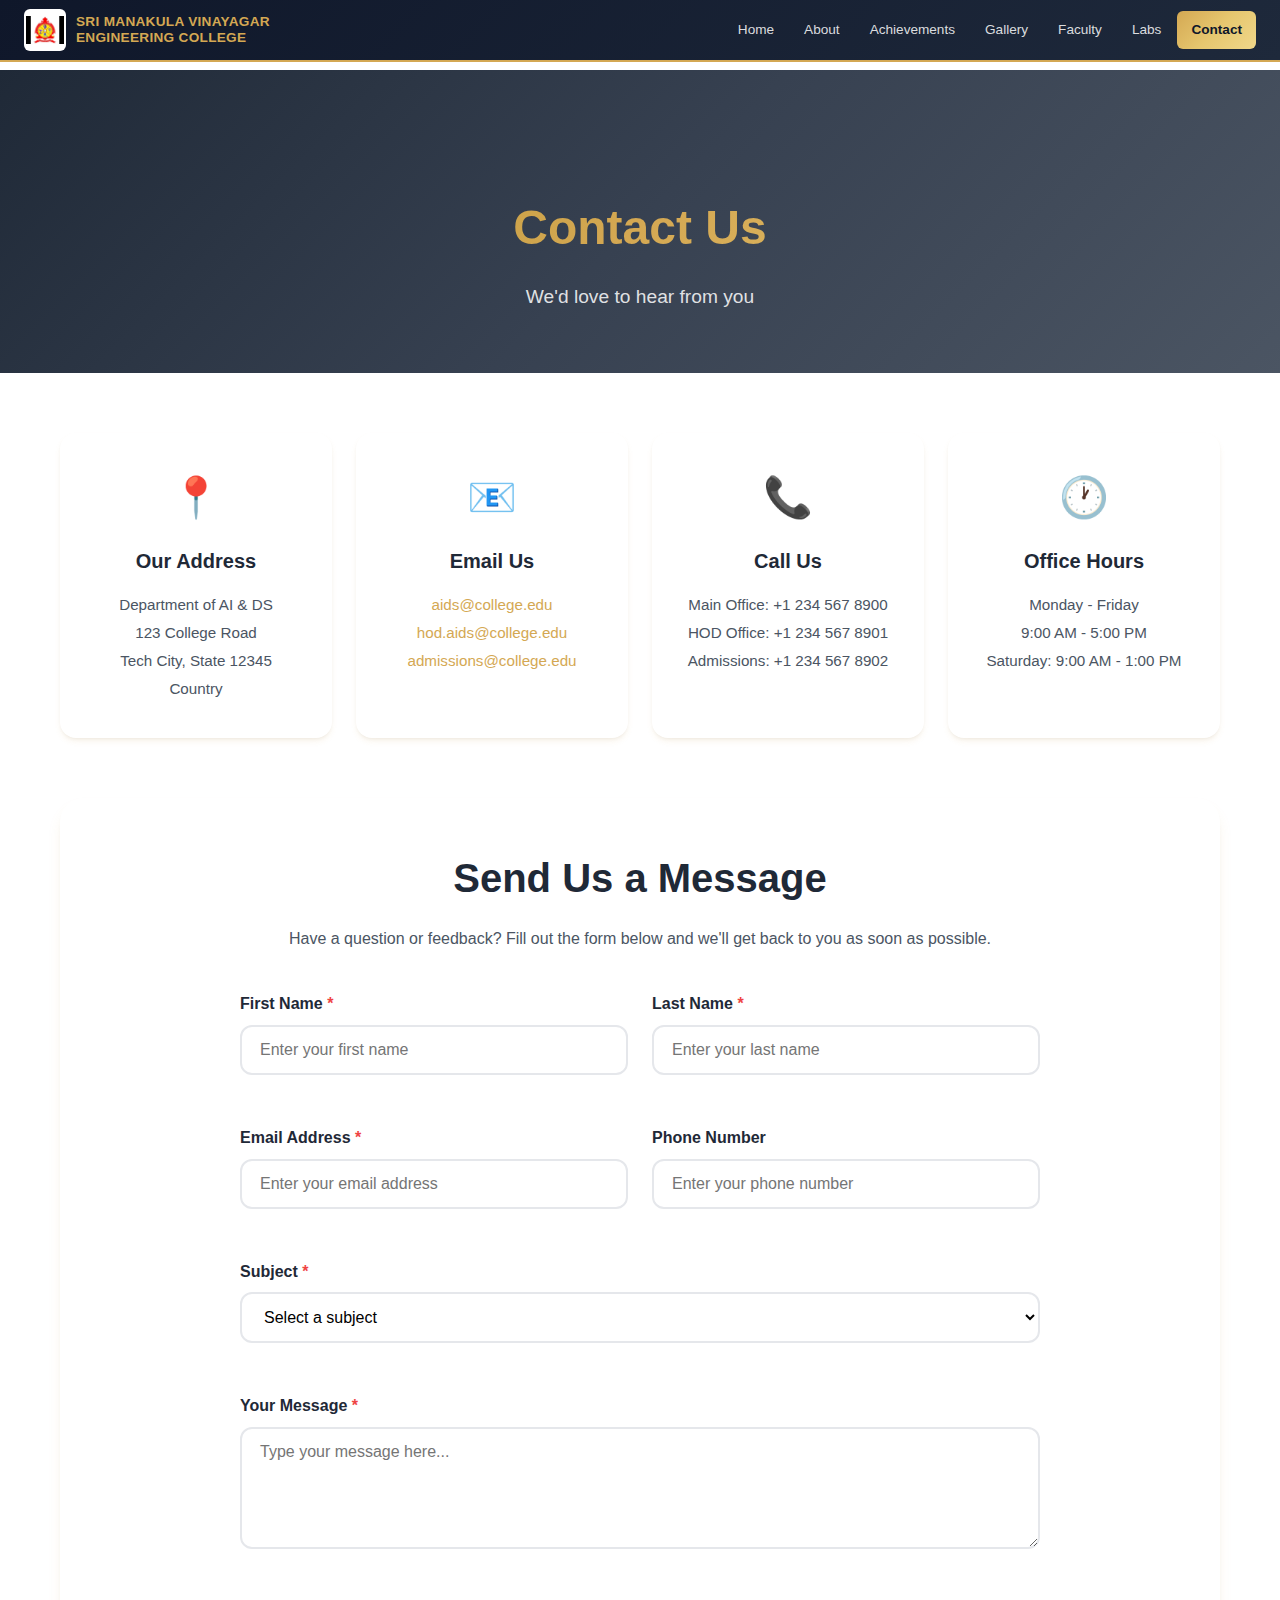
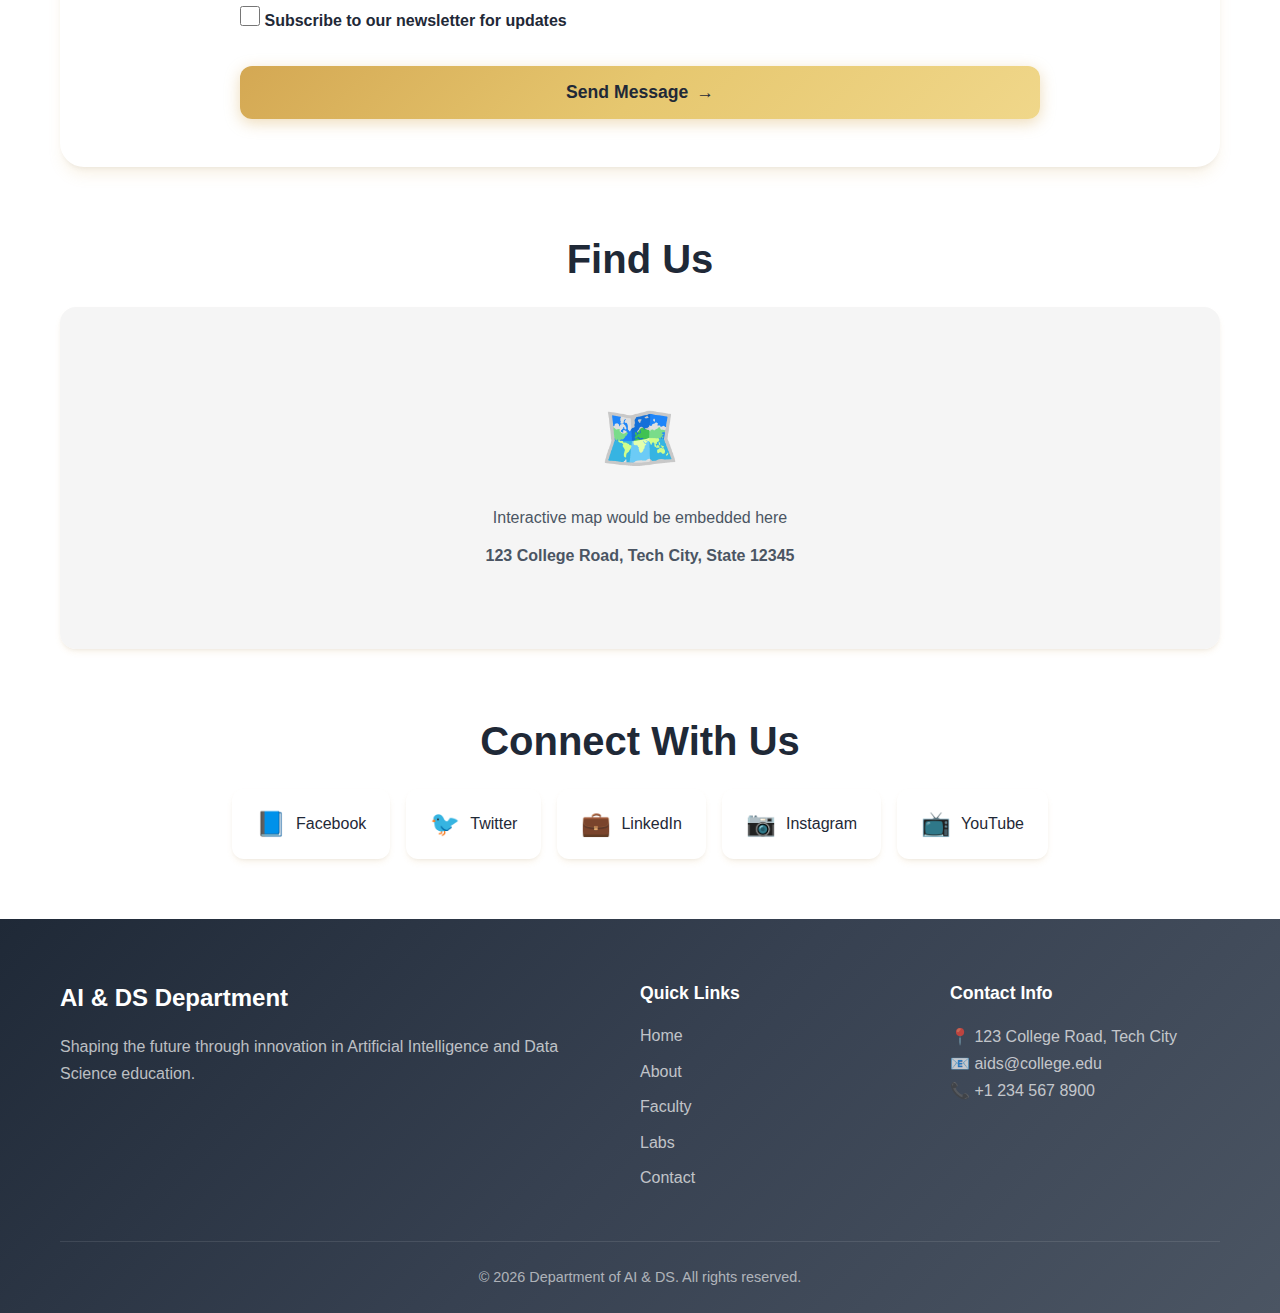
<file: ai-ds-website/contact.html>
<!DOCTYPE html>
<html lang="en">

<head>
    <meta charset="UTF-8">
    <meta name="viewport" content="width=device-width, initial-scale=1.0">
    <meta name="description" content="Contact the AI & DS Department - Get in touch with us">
    <title>AI & DS Department | Contact</title>
    <link rel="icon" type="image/png" href="smvecLogo.png">
    <link rel="stylesheet" href="style.css">
    <link rel="stylesheet" href="loader.css">
</head>

<body>
    <!-- Navigation Bar -->
    <nav class="navbar">
        <div class="nav-container">
            <a href="index.html" class="nav-logo">
                <img src="smvecLogo.png" alt="SMVEC Logo" class="logo-img">
                <span class="logo-text">SRI MANAKULA VINAYAGAR ENGINEERING COLLEGE</span>
            </a>
            <button class="nav-toggle" id="navToggle" aria-label="Toggle navigation">
                <span class="hamburger"></span>
            </button>
            <ul class="nav-menu" id="navMenu">
                <li><a href="index.html" class="nav-link">Home</a></li>
                <li><a href="about.html" class="nav-link">About</a></li>
                <li><a href="achievements.html" class="nav-link">Achievements</a></li>
                <li><a href="gallery.html" class="nav-link">Gallery</a></li>
                <li><a href="faculty.html" class="nav-link">Faculty</a></li>
                <li><a href="labs.html" class="nav-link">Labs</a></li>
                <li><a href="contact.html" class="nav-link active">Contact</a></li>
            </ul>
        </div>
    </nav>

    <!-- Page Header -->
    <header class="page-header">
        <div class="container">
            <h1>Contact Us</h1>
            <p>We'd love to hear from you</p>
        </div>
    </header>

    <!-- Main Content -->
    <main class="main-content">
        <div class="container">

            <!-- Contact Info Cards -->
            <section class="content-section">
                <div class="contact-cards">
                    <div class="contact-info-card">
                        <span class="contact-icon">📍</span>
                        <h3>Our Address</h3>
                        <p>Department of AI & DS</p>
                        <p>123 College Road</p>
                        <p>Tech City, State 12345</p>
                        <p>Country</p>
                    </div>
                    <div class="contact-info-card">
                        <span class="contact-icon">📧</span>
                        <h3>Email Us</h3>
                        <p><a href="mailto:aids@college.edu">aids@college.edu</a></p>
                        <p><a href="mailto:hod.aids@college.edu">hod.aids@college.edu</a></p>
                        <p><a href="mailto:admissions@college.edu">admissions@college.edu</a></p>
                    </div>
                    <div class="contact-info-card">
                        <span class="contact-icon">📞</span>
                        <h3>Call Us</h3>
                        <p>Main Office: +1 234 567 8900</p>
                        <p>HOD Office: +1 234 567 8901</p>
                        <p>Admissions: +1 234 567 8902</p>
                    </div>
                    <div class="contact-info-card">
                        <span class="contact-icon">🕐</span>
                        <h3>Office Hours</h3>
                        <p>Monday - Friday</p>
                        <p>9:00 AM - 5:00 PM</p>
                        <p>Saturday: 9:00 AM - 1:00 PM</p>
                    </div>
                </div>
            </section>

            <!-- Contact Form Section -->
            <section class="content-section">
                <div class="contact-form-section">
                    <div class="form-header">
                        <h2 class="section-title">Send Us a Message</h2>
                        <p>Have a question or feedback? Fill out the form below and we'll get back to you as soon as
                            possible.</p>
                    </div>

                    <!-- Contact Form -->
                    <form id="contactForm" class="contact-form" novalidate>
                        <div class="form-row">
                            <div class="form-group">
                                <label for="firstName">First Name <span class="required">*</span></label>
                                <input type="text" id="firstName" name="firstName" placeholder="Enter your first name"
                                    required>
                                <span class="error-message" id="firstNameError"></span>
                            </div>
                            <div class="form-group">
                                <label for="lastName">Last Name <span class="required">*</span></label>
                                <input type="text" id="lastName" name="lastName" placeholder="Enter your last name"
                                    required>
                                <span class="error-message" id="lastNameError"></span>
                            </div>
                        </div>

                        <div class="form-row">
                            <div class="form-group">
                                <label for="email">Email Address <span class="required">*</span></label>
                                <input type="email" id="email" name="email" placeholder="Enter your email address"
                                    required>
                                <span class="error-message" id="emailError"></span>
                            </div>
                            <div class="form-group">
                                <label for="phone">Phone Number</label>
                                <input type="tel" id="phone" name="phone" placeholder="Enter your phone number">
                                <span class="error-message" id="phoneError"></span>
                            </div>
                        </div>

                        <div class="form-group">
                            <label for="subject">Subject <span class="required">*</span></label>
                            <select id="subject" name="subject" required>
                                <option value="">Select a subject</option>
                                <option value="admission">Admission Inquiry</option>
                                <option value="courses">Course Information</option>
                                <option value="faculty">Faculty Contact</option>
                                <option value="labs">Lab Facilities</option>
                                <option value="placement">Placement Information</option>
                                <option value="other">Other</option>
                            </select>
                            <span class="error-message" id="subjectError"></span>
                        </div>

                        <div class="form-group">
                            <label for="message">Your Message <span class="required">*</span></label>
                            <textarea id="message" name="message" rows="5" placeholder="Type your message here..."
                                required></textarea>
                            <span class="error-message" id="messageError"></span>
                        </div>

                        <div class="form-group checkbox-group">
                            <label class="checkbox-label">
                                <input type="checkbox" id="newsletter" name="newsletter">
                                <span class="checkmark"></span>
                                Subscribe to our newsletter for updates
                            </label>
                        </div>

                        <button type="submit" class="btn btn-primary btn-submit">
                            <span>Send Message</span>
                            <span class="btn-icon">→</span>
                        </button>
                    </form>

                    <!-- Success Message (Hidden by default) -->
                    <div id="successMessage" class="success-message" style="display: none;">
                        <span class="success-icon">✓</span>
                        <h3>Message Sent Successfully!</h3>
                        <p>Thank you for contacting us. We'll get back to you within 24-48 hours.</p>
                        <button type="button" class="btn btn-secondary" onclick="resetForm()">Send Another
                            Message</button>
                    </div>
                </div>
            </section>

            <!-- Map Section -->
            <section class="content-section">
                <h2 class="section-title">Find Us</h2>
                <div class="map-container">
                    <div class="map-placeholder">
                        <span class="map-icon">🗺️</span>
                        <p>Interactive map would be embedded here</p>
                        <p class="map-address">123 College Road, Tech City, State 12345</p>
                    </div>
                </div>
            </section>

            <!-- Social Media Links -->
            <section class="content-section">
                <h2 class="section-title">Connect With Us</h2>
                <div class="social-links">
                    <a href="#" class="social-link" aria-label="Facebook">
                        <span class="social-icon">📘</span>
                        <span>Facebook</span>
                    </a>
                    <a href="#" class="social-link" aria-label="Twitter">
                        <span class="social-icon">🐦</span>
                        <span>Twitter</span>
                    </a>
                    <a href="#" class="social-link" aria-label="LinkedIn">
                        <span class="social-icon">💼</span>
                        <span>LinkedIn</span>
                    </a>
                    <a href="#" class="social-link" aria-label="Instagram">
                        <span class="social-icon">📷</span>
                        <span>Instagram</span>
                    </a>
                    <a href="#" class="social-link" aria-label="YouTube">
                        <span class="social-icon">📺</span>
                        <span>YouTube</span>
                    </a>
                </div>
            </section>

        </div>
    </main>

    <!-- Footer -->
    <footer class="footer">
        <div class="container">
            <div class="footer-content">
                <div class="footer-section">
                    <h3>AI & DS Department</h3>
                    <p>Shaping the future through innovation in Artificial Intelligence and Data Science education.</p>
                </div>
                <div class="footer-section">
                    <h4>Quick Links</h4>
                    <ul>
                        <li><a href="index.html">Home</a></li>
                        <li><a href="about.html">About</a></li>
                        <li><a href="faculty.html">Faculty</a></li>
                        <li><a href="labs.html">Labs</a></li>
                        <li><a href="contact.html">Contact</a></li>
                    </ul>
                </div>
                <div class="footer-section">
                    <h4>Contact Info</h4>
                    <p>📍 123 College Road, Tech City</p>
                    <p>📧 aids@college.edu</p>
                    <p>📞 +1 234 567 8900</p>
                </div>
            </div>
            <div class="footer-bottom">
                <p>&copy; 2026 Department of AI & DS. All rights reserved.</p>
            </div>
        </div>
    </footer>

    <script src="script.js"></script>
</body>

</html>
</file>
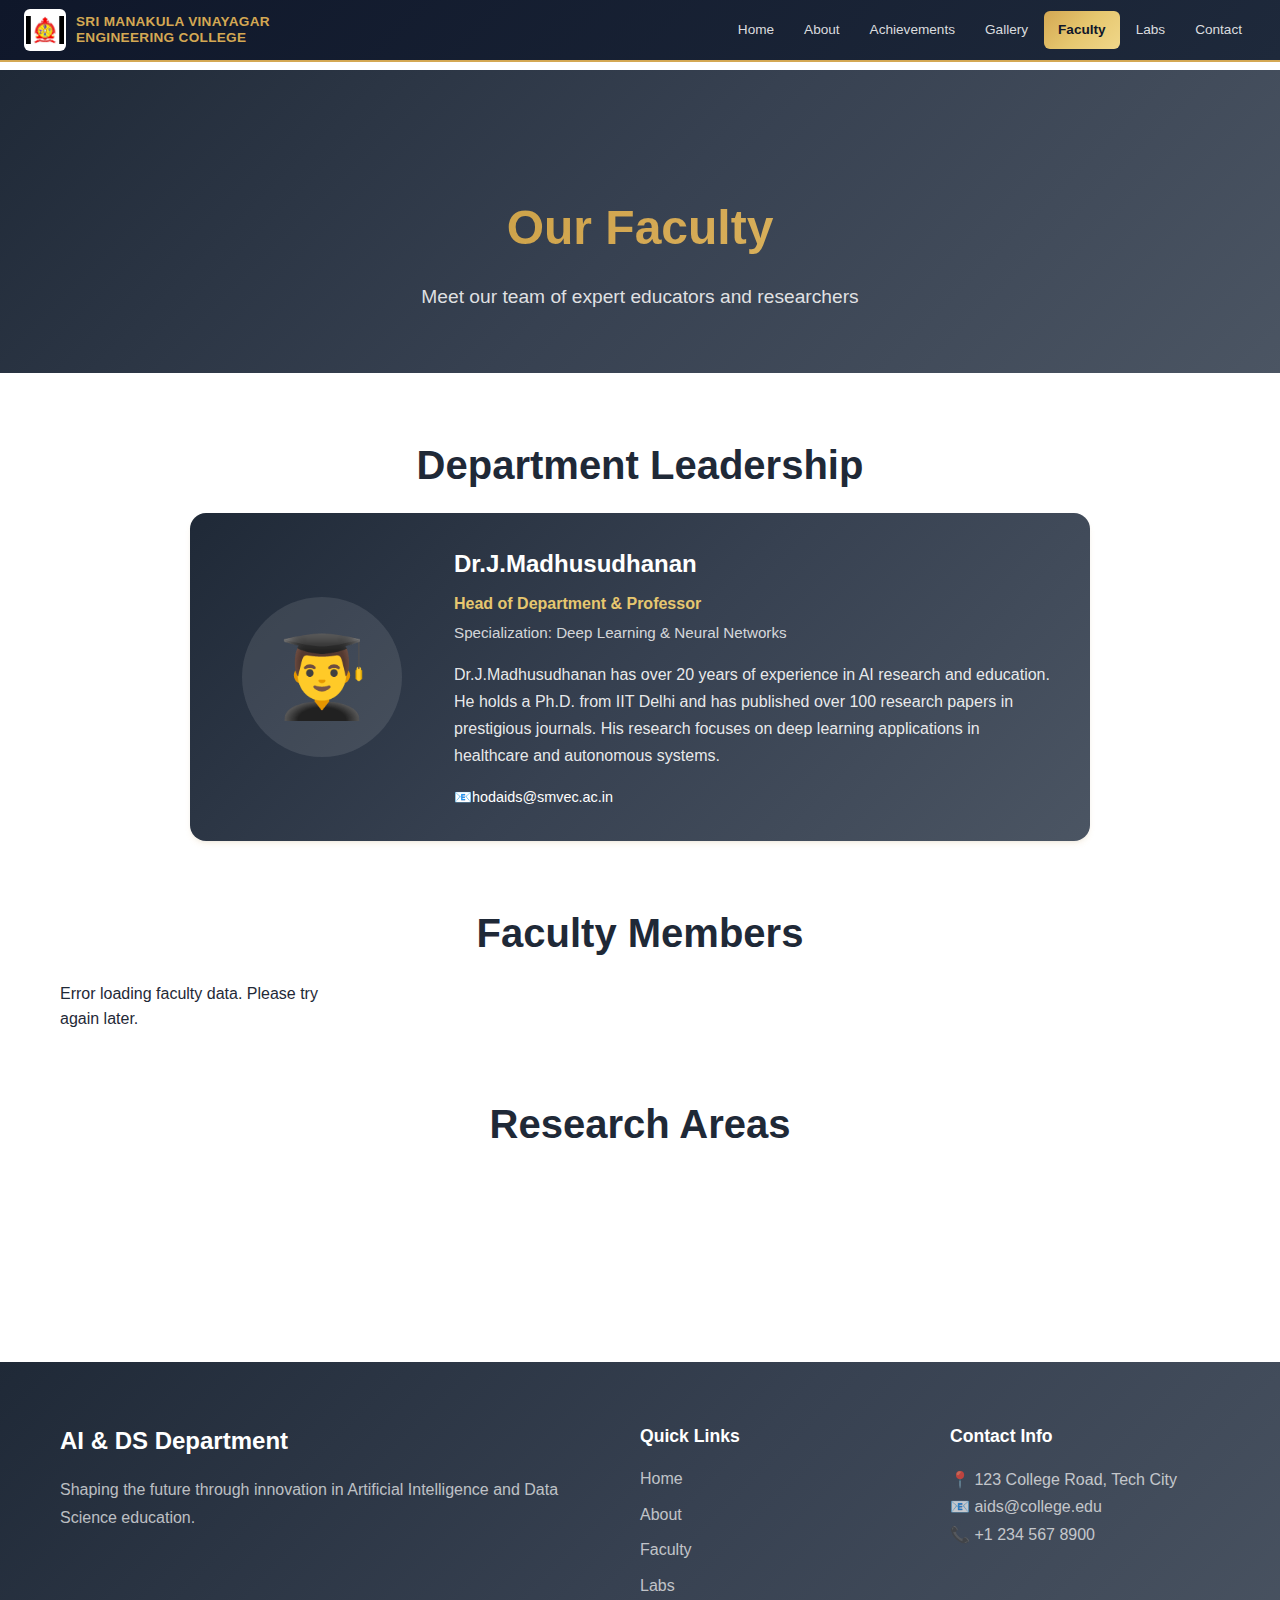
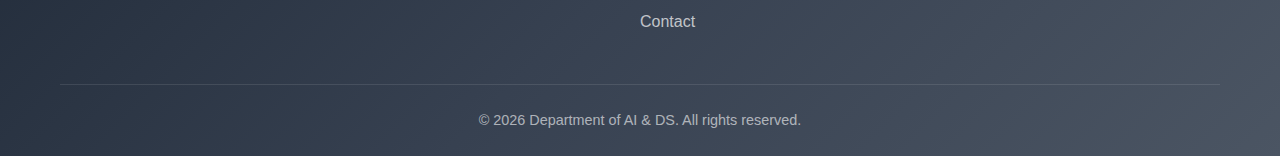
<file: ai-ds-website/faculty.html>
<!DOCTYPE html>
<html lang="en">

<head>
    <meta charset="UTF-8">
    <meta name="viewport" content="width=device-width, initial-scale=1.0">
    <meta name="description" content="Meet our expert faculty members at the AI & DS Department">
    <title>AI & DS Department | Faculty</title>
    <link rel="icon" type="image/png" href="smvecLogo.png">
    <link rel="stylesheet" href="style.css">
    <link rel="stylesheet" href="loader.css">
</head>

<body>
    <!-- Navigation Bar -->
    <nav class="navbar">
        <div class="nav-container">
            <a href="index.html" class="nav-logo">
                <img src="smvecLogo.png" alt="SMVEC Logo" class="logo-img">
                <span class="logo-text">SRI MANAKULA VINAYAGAR ENGINEERING COLLEGE</span>
            </a>
            <button class="nav-toggle" id="navToggle" aria-label="Toggle navigation">
                <span class="hamburger"></span>
            </button>
            <ul class="nav-menu" id="navMenu">
                <li><a href="index.html" class="nav-link">Home</a></li>
                <li><a href="about.html" class="nav-link">About</a></li>
                <li><a href="achievements.html" class="nav-link">Achievements</a></li>
                <li><a href="gallery.html" class="nav-link">Gallery</a></li>
                <li><a href="faculty.html" class="nav-link active">Faculty</a></li>
                <li><a href="labs.html" class="nav-link">Labs</a></li>
                <li><a href="contact.html" class="nav-link">Contact</a></li>
            </ul>
        </div>
    </nav>

    <!-- Page Header -->
    <header class="page-header">
        <div class="container">
            <h1>Our Faculty</h1>
            <p>Meet our team of expert educators and researchers</p>
        </div>
    </header>

    <!-- Main Content -->
    <main class="main-content">
        <div class="container">

            <!-- Department Head Section -->
            <section class="content-section">
                <h2 class="section-title">Department Leadership</h2>
                <div class="faculty-featured" id="hodContainer">
                    <div class="faculty-card featured">
                        <div class="faculty-avatar">
                            <div class="avatar-placeholder">👨‍🎓</div>
                        </div>
                        <div class="faculty-info">
                            <h3>Dr.J.Madhusudhanan</h3>
                            <span class="faculty-designation">Head of Department & Professor</span>
                            <span class="faculty-subject">Specialization: Deep Learning & Neural Networks</span>
                            <p class="faculty-bio">
                                Dr.J.Madhusudhanan has over 20 years of experience in AI research and education.
                                He holds a Ph.D. from IIT Delhi and has published over 100 research papers in
                                prestigious journals. His research focuses on deep learning applications in
                                healthcare and autonomous systems.
                            </p>
                            <div class="faculty-contact">
                                <span>📧hodaids@smvec.ac.in</span>
                            </div>
                        </div>
                    </div>
                </div>
            </section>

            <!-- Faculty Grid -->
            <section class="content-section">
                <h2 class="section-title">Faculty Members</h2>
                <div class="faculty-grid" id="facultyGrid">
                    <!-- Dynamic faculty content will be loaded here -->

                </div>
            </section>

            <!-- Research Areas -->
            <section class="content-section">
                <h2 class="section-title">Research Areas</h2>
                <div class="research-grid">
                    <div class="research-card">
                        <span class="research-icon">🧠</span>
                        <h3>Deep Learning</h3>
                    </div>
                    <div class="research-card">
                        <span class="research-icon">💬</span>
                        <h3>NLP</h3>
                    </div>
                    <div class="research-card">
                        <span class="research-icon">👁️</span>
                        <h3>Computer Vision</h3>
                    </div>
                    <div class="research-card">
                        <span class="research-icon">📊</span>
                        <h3>Data Analytics</h3>
                    </div>
                    <div class="research-card">
                        <span class="research-icon">🤖</span>
                        <h3>Robotics</h3>
                    </div>
                    <div class="research-card">
                        <span class="research-icon">🏥</span>
                        <h3>AI in Healthcare</h3>
                    </div>
                </div>
            </section>

        </div>
    </main>

    <!-- Footer -->
    <footer class="footer">
        <div class="container">
            <div class="footer-content">
                <div class="footer-section">
                    <h3>AI & DS Department</h3>
                    <p>Shaping the future through innovation in Artificial Intelligence and Data Science education.</p>
                </div>
                <div class="footer-section">
                    <h4>Quick Links</h4>
                    <ul>
                        <li><a href="index.html">Home</a></li>
                        <li><a href="about.html">About</a></li>
                        <li><a href="faculty.html">Faculty</a></li>
                        <li><a href="labs.html">Labs</a></li>
                        <li><a href="contact.html">Contact</a></li>
                    </ul>
                </div>
                <div class="footer-section">
                    <h4>Contact Info</h4>
                    <p>📍 123 College Road, Tech City</p>
                    <p>📧 aids@college.edu</p>
                    <p>📞 +1 234 567 8900</p>
                </div>
            </div>
            <div class="footer-bottom">
                <p>&copy; 2026 Department of AI & DS. All rights reserved.</p>
            </div>
        </div>
    </footer>

    <script src="script.js"></script>
</body>

</html>
</file>
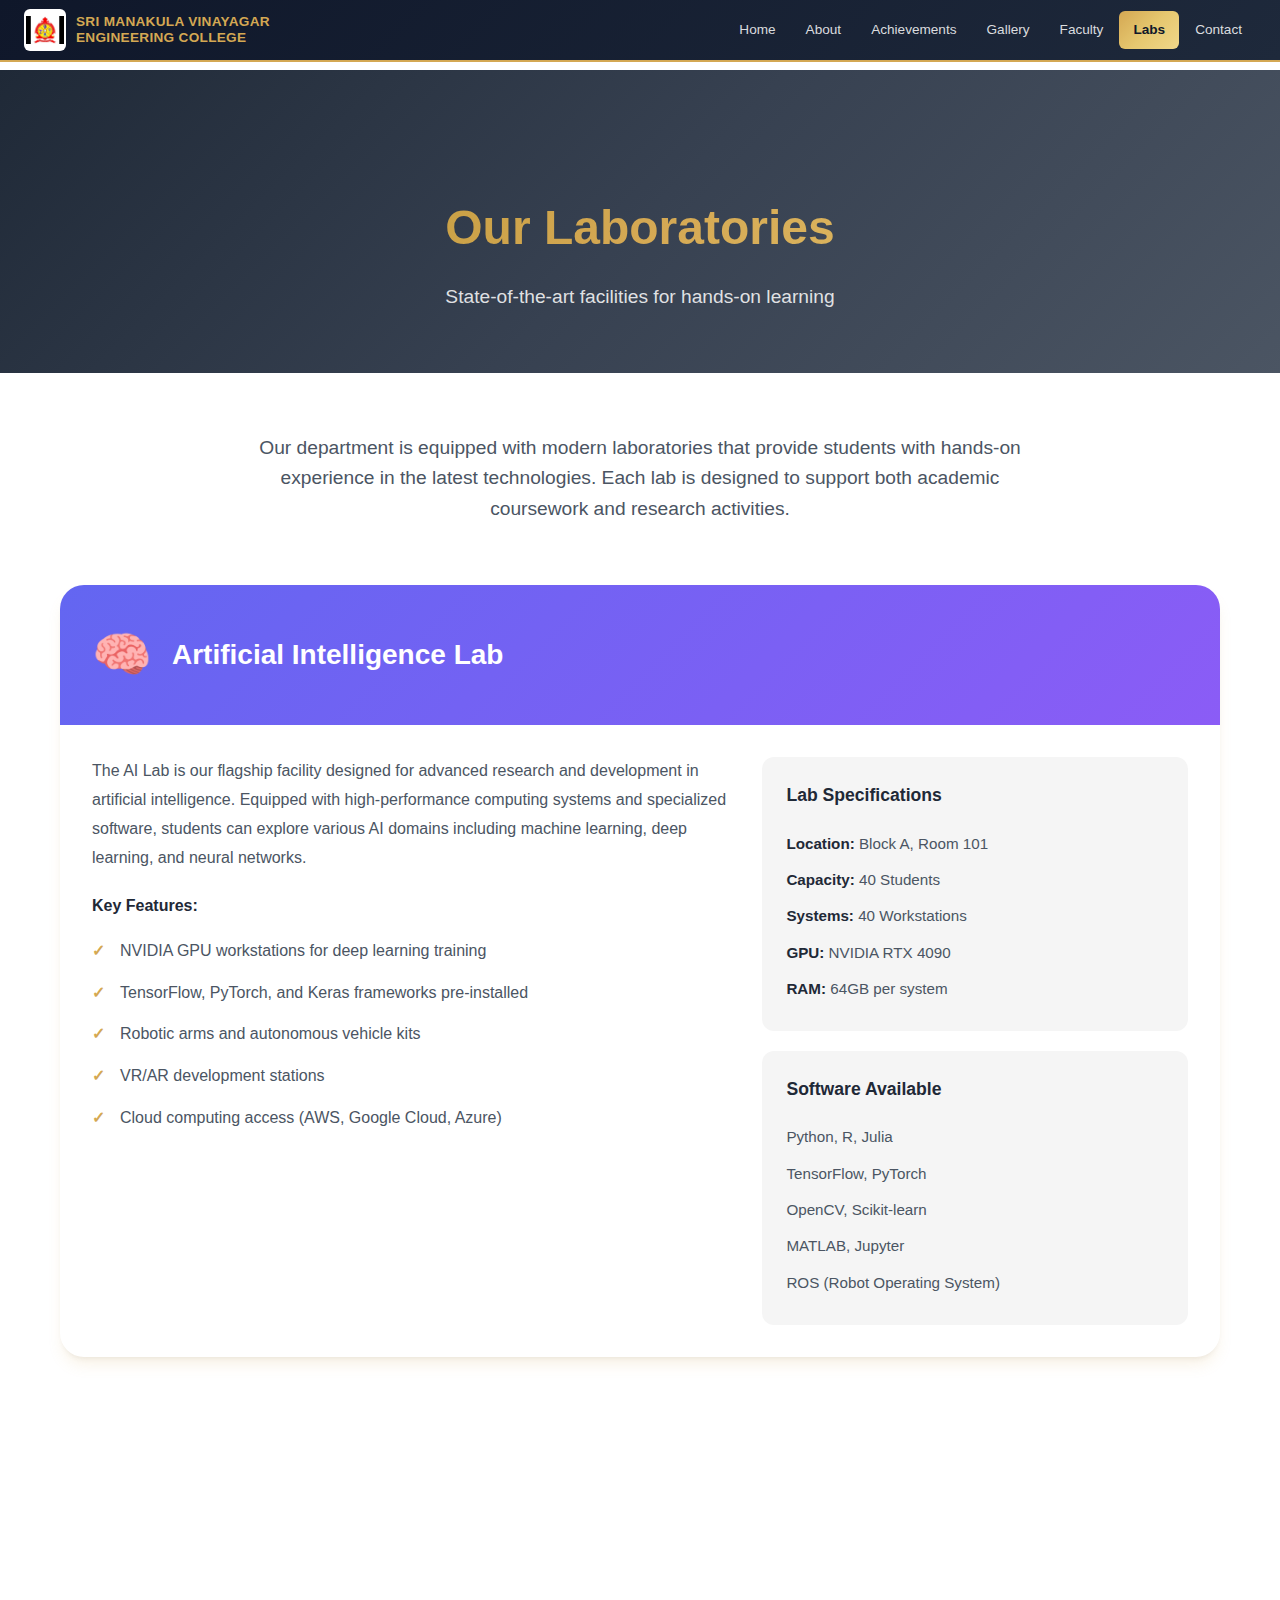
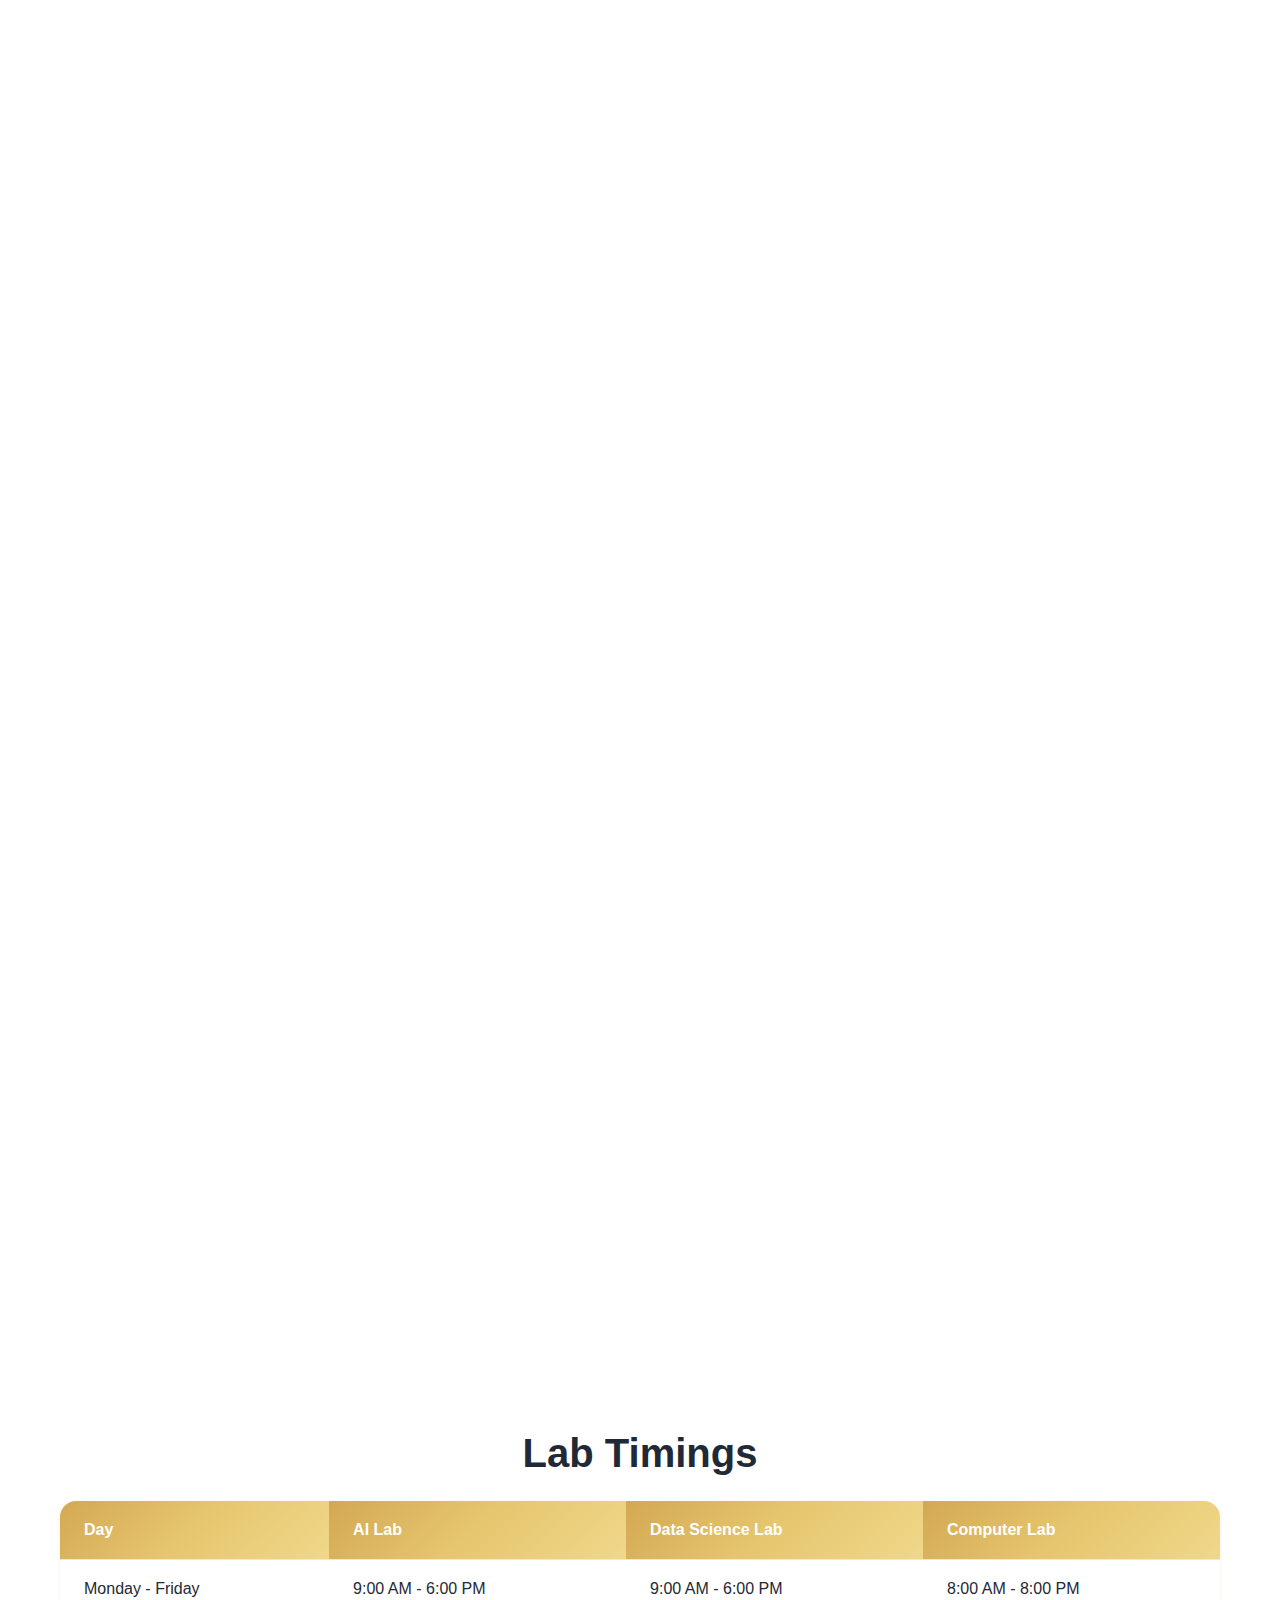
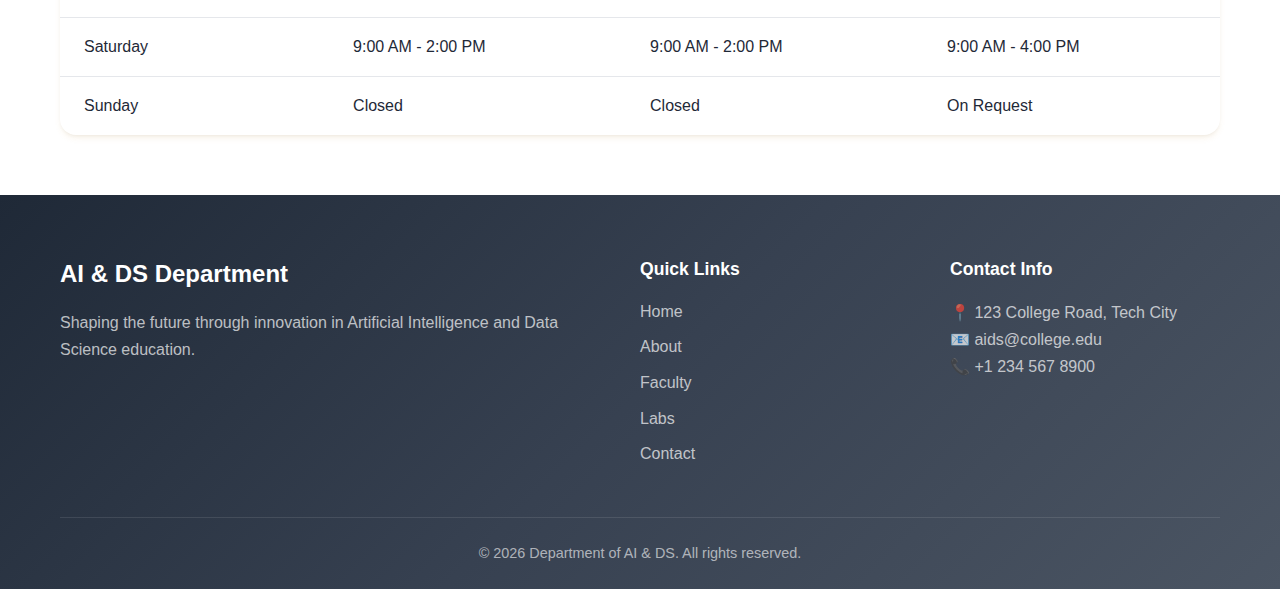
<file: ai-ds-website/labs.html>
<!DOCTYPE html>
<html lang="en">

<head>
    <meta charset="UTF-8">
    <meta name="viewport" content="width=device-width, initial-scale=1.0">
    <meta name="description"
        content="Explore our state-of-the-art AI Lab, Data Science Lab, and Computer Lab facilities">
    <title>AI & DS Department | Labs</title>
    <link rel="icon" type="image/png" href="smvecLogo.png">
    <link rel="stylesheet" href="style.css">
    <link rel="stylesheet" href="loader.css">
</head>

<body>
    <!-- Navigation Bar -->
    <nav class="navbar">
        <div class="nav-container">
            <a href="index.html" class="nav-logo">
                <img src="smvecLogo.png" alt="SMVEC Logo" class="logo-img">
                <span class="logo-text">SRI MANAKULA VINAYAGAR ENGINEERING COLLEGE</span>
            </a>
            <button class="nav-toggle" id="navToggle" aria-label="Toggle navigation">
                <span class="hamburger"></span>
            </button>
            <ul class="nav-menu" id="navMenu">
                <li><a href="index.html" class="nav-link">Home</a></li>
                <li><a href="about.html" class="nav-link">About</a></li>
                <li><a href="achievements.html" class="nav-link">Achievements</a></li>
                <li><a href="gallery.html" class="nav-link">Gallery</a></li>
                <li><a href="faculty.html" class="nav-link">Faculty</a></li>
                <li><a href="labs.html" class="nav-link active">Labs</a></li>
                <li><a href="contact.html" class="nav-link">Contact</a></li>
            </ul>
        </div>
    </nav>

    <!-- Page Header -->
    <header class="page-header">
        <div class="container">
            <h1>Our Laboratories</h1>
            <p>State-of-the-art facilities for hands-on learning</p>
        </div>
    </header>

    <!-- Main Content -->
    <main class="main-content">
        <div class="container">

            <!-- Labs Overview -->
            <section class="content-section">
                <p class="intro-text">
                    Our department is equipped with modern laboratories that provide students with
                    hands-on experience in the latest technologies. Each lab is designed to support
                    both academic coursework and research activities.
                </p>
            </section>

            <!-- AI Lab -->
            <section class="lab-section">
                <div class="lab-card">
                    <div class="lab-header ai-lab">
                        <span class="lab-icon">🧠</span>
                        <h2>Artificial Intelligence Lab</h2>
                    </div>
                    <div class="lab-content">
                        <div class="lab-description">
                            <p>
                                The AI Lab is our flagship facility designed for advanced research and
                                development in artificial intelligence. Equipped with high-performance
                                computing systems and specialized software, students can explore various
                                AI domains including machine learning, deep learning, and neural networks.
                            </p>
                            <h4>Key Features:</h4>
                            <ul class="lab-features">
                                <li>NVIDIA GPU workstations for deep learning training</li>
                                <li>TensorFlow, PyTorch, and Keras frameworks pre-installed</li>
                                <li>Robotic arms and autonomous vehicle kits</li>
                                <li>VR/AR development stations</li>
                                <li>Cloud computing access (AWS, Google Cloud, Azure)</li>
                            </ul>
                        </div>
                        <div class="lab-details">
                            <div class="lab-info-card">
                                <h4>Lab Specifications</h4>
                                <ul class="specs-list">
                                    <li><strong>Location:</strong> Block A, Room 101</li>
                                    <li><strong>Capacity:</strong> 40 Students</li>
                                    <li><strong>Systems:</strong> 40 Workstations</li>
                                    <li><strong>GPU:</strong> NVIDIA RTX 4090</li>
                                    <li><strong>RAM:</strong> 64GB per system</li>
                                </ul>
                            </div>
                            <div class="lab-info-card">
                                <h4>Software Available</h4>
                                <ul class="specs-list">
                                    <li>Python, R, Julia</li>
                                    <li>TensorFlow, PyTorch</li>
                                    <li>OpenCV, Scikit-learn</li>
                                    <li>MATLAB, Jupyter</li>
                                    <li>ROS (Robot Operating System)</li>
                                </ul>
                            </div>
                        </div>
                    </div>
                </div>
            </section>

            <!-- Data Science Lab -->
            <section class="lab-section">
                <div class="lab-card">
                    <div class="lab-header ds-lab">
                        <span class="lab-icon">📊</span>
                        <h2>Data Science Lab</h2>
                    </div>
                    <div class="lab-content">
                        <div class="lab-description">
                            <p>
                                The Data Science Lab is specifically designed for big data analytics,
                                statistical modeling, and data visualization. Students work with
                                large-scale datasets and learn industry-standard tools for data
                                processing and analysis.
                            </p>
                            <h4>Key Features:</h4>
                            <ul class="lab-features">
                                <li>Hadoop and Spark cluster for distributed computing</li>
                                <li>Data visualization tools (Tableau, Power BI)</li>
                                <li>Statistical analysis software (R, SAS, SPSS)</li>
                                <li>NoSQL database systems (MongoDB, Cassandra)</li>
                                <li>Data warehouse and ETL tools</li>
                            </ul>
                        </div>
                        <div class="lab-details">
                            <div class="lab-info-card">
                                <h4>Lab Specifications</h4>
                                <ul class="specs-list">
                                    <li><strong>Location:</strong> Block A, Room 102</li>
                                    <li><strong>Capacity:</strong> 35 Students</li>
                                    <li><strong>Systems:</strong> 35 Workstations</li>
                                    <li><strong>Storage:</strong> 100TB NAS</li>
                                    <li><strong>Cluster:</strong> 10-node Hadoop</li>
                                </ul>
                            </div>
                            <div class="lab-info-card">
                                <h4>Software Available</h4>
                                <ul class="specs-list">
                                    <li>Apache Spark, Hadoop</li>
                                    <li>Tableau, Power BI</li>
                                    <li>R Studio, Anaconda</li>
                                    <li>SQL Server, PostgreSQL</li>
                                    <li>Apache Kafka, Airflow</li>
                                </ul>
                            </div>
                        </div>
                    </div>
                </div>
            </section>

            <!-- Computer Lab -->
            <section class="lab-section">
                <div class="lab-card">
                    <div class="lab-header comp-lab">
                        <span class="lab-icon">💻</span>
                        <h2>Computer Lab</h2>
                    </div>
                    <div class="lab-content">
                        <div class="lab-description">
                            <p>
                                The General Computer Lab serves as the foundation for programming
                                and software development courses. It provides students with access
                                to essential programming environments and tools for learning core
                                computer science concepts.
                            </p>
                            <h4>Key Features:</h4>
                            <ul class="lab-features">
                                <li>Multiple programming language support</li>
                                <li>Web development tools and frameworks</li>
                                <li>Database management systems</li>
                                <li>Version control systems (Git)</li>
                                <li>High-speed internet connectivity</li>
                            </ul>
                        </div>
                        <div class="lab-details">
                            <div class="lab-info-card">
                                <h4>Lab Specifications</h4>
                                <ul class="specs-list">
                                    <li><strong>Location:</strong> Block B, Room 201</li>
                                    <li><strong>Capacity:</strong> 60 Students</li>
                                    <li><strong>Systems:</strong> 60 Workstations</li>
                                    <li><strong>Processor:</strong> Intel i7 12th Gen</li>
                                    <li><strong>RAM:</strong> 16GB per system</li>
                                </ul>
                            </div>
                            <div class="lab-info-card">
                                <h4>Software Available</h4>
                                <ul class="specs-list">
                                    <li>VS Code, IntelliJ IDEA</li>
                                    <li>Python, Java, C++</li>
                                    <li>MySQL, MongoDB</li>
                                    <li>Node.js, React</li>
                                    <li>Docker, Git</li>
                                </ul>
                            </div>
                        </div>
                    </div>
                </div>
            </section>

            <!-- Lab Timings -->
            <section class="content-section">
                <h2 class="section-title">Lab Timings</h2>
                <div class="timings-card">
                    <table class="timings-table">
                        <thead>
                            <tr>
                                <th>Day</th>
                                <th>AI Lab</th>
                                <th>Data Science Lab</th>
                                <th>Computer Lab</th>
                            </tr>
                        </thead>
                        <tbody>
                            <tr>
                                <td>Monday - Friday</td>
                                <td>9:00 AM - 6:00 PM</td>
                                <td>9:00 AM - 6:00 PM</td>
                                <td>8:00 AM - 8:00 PM</td>
                            </tr>
                            <tr>
                                <td>Saturday</td>
                                <td>9:00 AM - 2:00 PM</td>
                                <td>9:00 AM - 2:00 PM</td>
                                <td>9:00 AM - 4:00 PM</td>
                            </tr>
                            <tr>
                                <td>Sunday</td>
                                <td>Closed</td>
                                <td>Closed</td>
                                <td>On Request</td>
                            </tr>
                        </tbody>
                    </table>
                </div>
            </section>

        </div>
    </main>

    <!-- Footer -->
    <footer class="footer">
        <div class="container">
            <div class="footer-content">
                <div class="footer-section">
                    <h3>AI & DS Department</h3>
                    <p>Shaping the future through innovation in Artificial Intelligence and Data Science education.</p>
                </div>
                <div class="footer-section">
                    <h4>Quick Links</h4>
                    <ul>
                        <li><a href="index.html">Home</a></li>
                        <li><a href="about.html">About</a></li>
                        <li><a href="faculty.html">Faculty</a></li>
                        <li><a href="labs.html">Labs</a></li>
                        <li><a href="contact.html">Contact</a></li>
                    </ul>
                </div>
                <div class="footer-section">
                    <h4>Contact Info</h4>
                    <p>📍 123 College Road, Tech City</p>
                    <p>📧 aids@college.edu</p>
                    <p>📞 +1 234 567 8900</p>
                </div>
            </div>
            <div class="footer-bottom">
                <p>&copy; 2026 Department of AI & DS. All rights reserved.</p>
            </div>
        </div>
    </footer>

    <script src="script.js"></script>
</body>

</html>
</file>
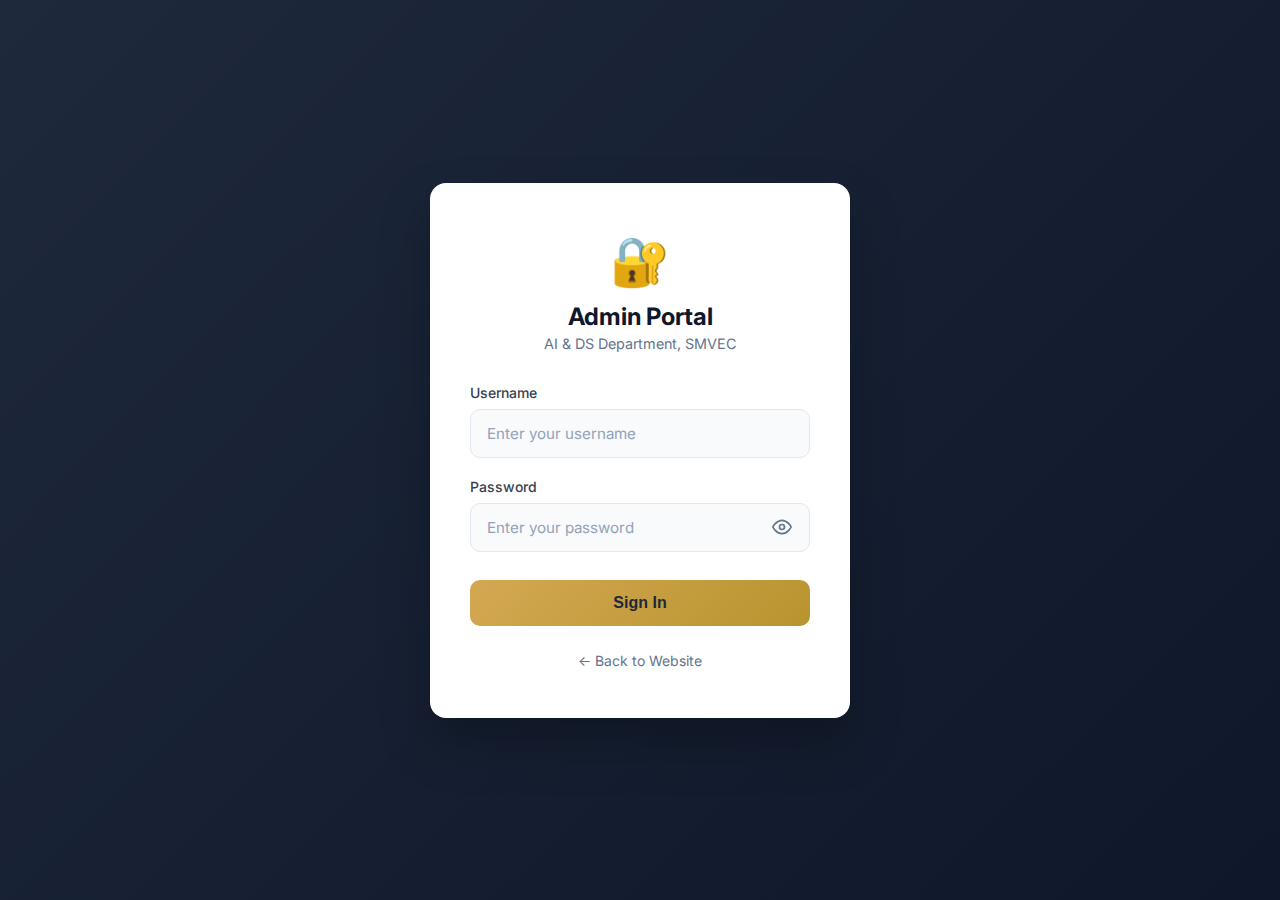
<file: ai-ds-website/login.html>
<!DOCTYPE html>
<html lang="en">

<head>
    <meta charset="UTF-8">
    <meta name="viewport" content="width=device-width, initial-scale=1.0">
    <title>Admin Login - AI & DS Department</title>
    <link rel="icon" type="image/png" href="smvecLogo.png">
    <link href="https://fonts.googleapis.com/css2?family=Inter:wght@400;500;600;700&display=swap" rel="stylesheet">
    <style>
        * {
            margin: 0;
            padding: 0;
            box-sizing: border-box;
        }

        body {
            font-family: 'Inter', sans-serif;
            min-height: 100vh;
            display: flex;
            align-items: center;
            justify-content: center;
            background: linear-gradient(135deg, #1e293b 0%, #0f172a 100%);
            padding: 20px;
        }

        .login-container {
            width: 100%;
            max-width: 420px;
        }

        .login-card {
            background: #fff;
            border-radius: 16px;
            padding: 48px 40px;
            box-shadow: 0 25px 50px rgba(0, 0, 0, 0.25);
        }

        .logo {
            text-align: center;
            margin-bottom: 32px;
        }

        .logo .icon {
            font-size: 3rem;
            margin-bottom: 12px;
        }

        .logo h1 {
            font-size: 1.5rem;
            color: #0f172a;
            font-weight: 700;
        }

        .logo p {
            color: #64748b;
            font-size: 0.9rem;
            margin-top: 4px;
        }

        .form-group {
            margin-bottom: 20px;
        }

        .form-group label {
            display: block;
            font-size: 0.875rem;
            font-weight: 500;
            color: #374151;
            margin-bottom: 8px;
        }

        .form-group input {
            width: 100%;
            padding: 14px 16px;
            border: 1px solid #e2e8f0;
            border-radius: 10px;
            font-size: 0.95rem;
            font-family: inherit;
            transition: all 0.2s;
            background: #f8fafc;
        }

        .form-group input:focus {
            outline: none;
            border-color: #d4a853;
            background: #fff;
            box-shadow: 0 0 0 3px rgba(212, 168, 83, 0.1);
        }

        .form-group input::placeholder {
            color: #94a3b8;
        }

        .password-wrapper {
            position: relative;
        }

        .password-wrapper input {
            padding-right: 48px;
        }

        .toggle-password {
            position: absolute;
            right: 14px;
            top: 50%;
            transform: translateY(-50%);
            background: none;
            border: none;
            cursor: pointer;
            color: #64748b;
            padding: 4px;
            transition: color 0.2s;
            display: flex;
            align-items: center;
            justify-content: center;
        }

        .toggle-password:hover {
            color: #d4a853;
        }

        .login-btn {
            width: 100%;
            padding: 14px;
            background: linear-gradient(135deg, #d4a853 0%, #b8942e 100%);
            color: #1e293b;
            border: none;
            border-radius: 10px;
            font-size: 1rem;
            font-weight: 600;
            cursor: pointer;
            transition: all 0.2s;
            margin-top: 8px;
        }

        .login-btn:hover {
            transform: translateY(-2px);
            box-shadow: 0 8px 20px rgba(212, 168, 83, 0.35);
        }

        .login-btn:active {
            transform: translateY(0);
        }

        .error-message {
            background: #fef2f2;
            color: #dc2626;
            padding: 12px 16px;
            border-radius: 8px;
            font-size: 0.875rem;
            margin-bottom: 20px;
            display: none;
            border: 1px solid #fecaca;
        }

        .error-message.show {
            display: block;
        }

        .back-link {
            text-align: center;
            margin-top: 24px;
        }

        .back-link a {
            color: #64748b;
            font-size: 0.875rem;
            text-decoration: none;
            transition: color 0.2s;
        }

        .back-link a:hover {
            color: #d4a853;
        }

        .credentials-hint {
            margin-top: 24px;
            padding: 16px;
            background: #f0fdf4;
            border-radius: 8px;
            border: 1px solid #bbf7d0;
        }

        .credentials-hint p {
            font-size: 0.8rem;
            color: #166534;
            margin-bottom: 8px;
        }

        .credentials-hint code {
            display: block;
            font-size: 0.85rem;
            color: #0f172a;
            margin: 4px 0;
        }
    </style>
</head>

<body>
    <div class="login-container">
        <div class="login-card">
            <div class="logo">
                <div class="icon">🔐</div>
                <h1>Admin Portal</h1>
                <p>AI & DS Department, SMVEC</p>
            </div>

            <div class="error-message" id="errorMessage">
                Invalid username or password
            </div>

            <form id="loginForm" onsubmit="handleLogin(event)">
                <div class="form-group">
                    <label for="username">Username</label>
                    <input type="text" id="username" name="username" placeholder="Enter your username" required>
                </div>

                <div class="form-group">
                    <label for="password">Password</label>
                    <div class="password-wrapper">
                        <input type="password" id="password" name="password" placeholder="Enter your password" required>
                        <button type="button" class="toggle-password" onclick="togglePassword()"
                            title="Show/Hide Password" id="toggleBtn">
                            <svg id="eyeIcon" width="20" height="20" viewBox="0 0 24 24" fill="none"
                                stroke="currentColor" stroke-width="2">
                                <path d="M1 12s4-8 11-8 11 8 11 8-4 8-11 8-11-8-11-8z"></path>
                                <circle cx="12" cy="12" r="3"></circle>
                            </svg>
                        </button>
                    </div>
                </div>

                <button type="submit" class="login-btn">Sign In</button>
            </form>

            <div class="back-link">
                <a href="index.html">← Back to Website</a>
            </div>
        </div>
    </div>

    <script>
        // Check if already logged in
        document.addEventListener('DOMContentLoaded', () => {
            if (sessionStorage.getItem('adminLoggedIn') === 'true') {
                window.location.href = 'admin.html';
            }
        });

        // Toggle password visibility
        function togglePassword() {
            const passwordInput = document.getElementById('password');
            const eyeIcon = document.getElementById('eyeIcon');

            if (passwordInput.type === 'password') {
                passwordInput.type = 'text';
                eyeIcon.innerHTML = '<path d="M17.94 17.94A10.07 10.07 0 0 1 12 20c-7 0-11-8-11-8a18.45 18.45 0 0 1 5.06-5.94M9.9 4.24A9.12 9.12 0 0 1 12 4c7 0 11 8 11 8a18.5 18.5 0 0 1-2.16 3.19m-6.72-1.07a3 3 0 1 1-4.24-4.24"></path><line x1="1" y1="1" x2="23" y2="23"></line>';
            } else {
                passwordInput.type = 'password';
                eyeIcon.innerHTML = '<path d="M1 12s4-8 11-8 11 8 11 8-4 8-11 8-11-8-11-8z"></path><circle cx="12" cy="12" r="3"></circle>';
            }
        }

        async function handleLogin(e) {
            e.preventDefault();

            const username = document.getElementById('username').value;
            const password = document.getElementById('password').value;
            const errorMsg = document.getElementById('errorMessage');

            try {
                const response = await fetch('https://ai-ds-web-1-bl78.onrender.com/api/login', {
                    method: 'POST',
                    headers: { 'Content-Type': 'application/json' },
                    body: JSON.stringify({ username, password })
                });

                const result = await response.json();

                if (result.success) {
                    sessionStorage.setItem('adminLoggedIn', 'true');
                    sessionStorage.setItem('adminUser', username);
                    window.location.href = 'admin.html';
                } else {
                    errorMsg.classList.add('show');
                    setTimeout(() => errorMsg.classList.remove('show'), 3000);
                }
            } catch (error) {
                errorMsg.textContent = 'Server error. Please try again.';
                errorMsg.classList.add('show');
            }
        }
    </script>
</body>

</html>
</file>
<file: ai-ds-website/style.css>
/* =====================================================
   AI & DS Department Website - Main Stylesheet
   A clean, modern, and responsive design
   ===================================================== */

/* =====================================================
   CSS Variables - Design Tokens
   ===================================================== */
:root {
    /* Primary Colors - Elegant Gold & Silver Theme */
    --primary-color: #d4a853;
    --primary-dark: #b8942e;
    --primary-light: #e6c76f;

    /* Secondary Colors - Silver */
    --secondary-color: #9ca3af;
    --accent-color: #c9a227;

    /* Neutral Colors */
    --text-dark: #1f2937;
    --text-light: #4b5563;
    --text-muted: #9ca3af;
    --white: #ffffff;
    --off-white: #fafafa;
    --light-gray: #f5f5f5;
    --border-color: #e5e7eb;

    /* Gradients - Luxurious Gold & Silver */
    --gradient-primary: linear-gradient(135deg, #d4a853 0%, #e6c76f 50%, #f0d78a 100%);
    --gradient-hero: linear-gradient(135deg, #1f2937 0%, #374151 50%, #4b5563 100%);
    --gradient-card: linear-gradient(145deg, #ffffff 0%, #fafafa 100%);
    --gradient-gold: linear-gradient(135deg, #b8942e 0%, #d4a853 50%, #e6c76f 100%);
    --gradient-silver: linear-gradient(135deg, #9ca3af 0%, #d1d5db 50%, #e5e7eb 100%);

    /* Shadows - Warm Gold Tinted */
    --shadow-sm: 0 1px 2px rgba(212, 168, 83, 0.08);
    --shadow-md: 0 4px 6px -1px rgba(212, 168, 83, 0.12), 0 2px 4px -2px rgba(0, 0, 0, 0.08);
    --shadow-lg: 0 10px 15px -3px rgba(212, 168, 83, 0.15), 0 4px 6px -4px rgba(0, 0, 0, 0.1);
    --shadow-xl: 0 20px 25px -5px rgba(212, 168, 83, 0.18), 0 8px 10px -6px rgba(0, 0, 0, 0.12);

    /* Typography */
    --font-primary: 'Segoe UI', -apple-system, BlinkMacSystemFont, 'Roboto', sans-serif;
    --font-heading: 'Segoe UI', -apple-system, BlinkMacSystemFont, 'Roboto', sans-serif;

    /* Spacing */
    --container-width: 1200px;
    --section-padding: 80px;
    --card-padding: 24px;

    /* Border Radius */
    --radius-sm: 8px;
    --radius-md: 12px;
    --radius-lg: 16px;
    --radius-xl: 24px;

    /* Transitions */
    --transition-fast: 0.2s ease;
    --transition-normal: 0.3s ease;
    --transition-slow: 0.5s ease;
}

/* =====================================================
   Achievements Ticker/Slideshow
   ===================================================== */
.achievements-ticker {
    background: linear-gradient(135deg, #1a1a2e 0%, #16213e 100%);
    padding: 12px 0;
    overflow: hidden;
    display: flex;
    align-items: center;
    border-bottom: 3px solid var(--primary-color);
    position: relative;
    margin-top: 60px;
    /* Push below fixed navbar */
}

.ticker-label {
    background: var(--gradient-gold);
    color: #1a1a2e;
    padding: 8px 20px;
    font-weight: 700;
    font-size: 0.9rem;
    white-space: nowrap;
    z-index: 10;
    flex-shrink: 0;
    border-radius: 0 25px 25px 0;
    box-shadow: 4px 0 15px rgba(212, 168, 83, 0.3);
}

.ticker-wrapper {
    overflow: hidden;
    flex: 1;
    mask-image: linear-gradient(to right, transparent, black 5%, black 95%, transparent);
    -webkit-mask-image: linear-gradient(to right, transparent, black 5%, black 95%, transparent);
}

.ticker-content {
    display: flex;
    animation: ticker-scroll 40s linear infinite;
    width: max-content;
}

.ticker-content:hover {
    animation-play-state: paused;
}

.ticker-item {
    display: flex;
    align-items: center;
    gap: 8px;
    padding: 0 40px;
    color: #fff;
    font-size: 0.95rem;
    white-space: nowrap;
    border-right: 1px solid rgba(212, 168, 83, 0.3);
}

.ticker-item:last-child {
    border-right: none;
}

.ticker-icon {
    font-size: 1.2rem;
}

.ticker-item strong {
    color: var(--primary-color);
    font-weight: 600;
}

@keyframes ticker-scroll {
    0% {
        transform: translateX(0);
    }

    100% {
        transform: translateX(-50%);
    }
}

/* Mobile responsive */
@media (max-width: 768px) {
    .achievements-ticker {
        padding: 10px 0;
    }

    .ticker-label {
        padding: 6px 12px;
        font-size: 0.8rem;
    }

    .ticker-item {
        padding: 0 25px;
        font-size: 0.85rem;
    }
}

/* =====================================================
   Reset & Base Styles
   ===================================================== */
*,
*::before,
*::after {
    margin: 0;
    padding: 0;
    box-sizing: border-box;
}

html {
    scroll-behavior: smooth;
    font-size: 16px;
}

body {
    font-family: var(--font-primary);
    color: var(--text-dark);
    background-color: var(--white);
    line-height: 1.6;
    overflow-x: hidden;
}

a {
    text-decoration: none;
    color: inherit;
    transition: color var(--transition-fast);
}

ul {
    list-style: none;
}

img {
    max-width: 100%;
    height: auto;
    display: block;
}

button {
    font-family: inherit;
    cursor: pointer;
    border: none;
    outline: none;
}

/* =====================================================
   Utility Classes
   ===================================================== */
.container {
    max-width: var(--container-width);
    margin: 0 auto;
    padding: 0 20px;
}

.section-title {
    font-size: 2.5rem;
    font-weight: 700;
    text-align: center;
    margin-bottom: 16px;
    color: var(--text-dark);
}

.section-subtitle {
    font-size: 1.125rem;
    color: var(--text-light);
    text-align: center;
    margin-bottom: 48px;
}

.highlight {
    background: var(--gradient-primary);
    -webkit-background-clip: text;
    -webkit-text-fill-color: transparent;
    background-clip: text;
}

/* =====================================================
   Navigation Bar
   ===================================================== */
.navbar {
    position: fixed;
    top: 0;
    left: 0;
    right: 0;
    z-index: 1000;
    background: linear-gradient(135deg, #0f172a 0%, #1e293b 100%);
    border-bottom: 2px solid var(--primary-color);
    padding: 0;
    transition: all var(--transition-normal);
}

.nav-container {
    max-width: 1400px;
    margin: 0 auto;
    padding: 0 24px;
    display: flex;
    justify-content: space-between;
    align-items: center;
    height: 60px;
}

.nav-logo {
    display: flex;
    align-items: center;
    gap: 10px;
    text-decoration: none;
    flex-shrink: 0;
}

.logo-img {
    width: 42px;
    height: 42px;
    object-fit: contain;
    border-radius: 6px;
    background: white;
    padding: 2px;
}

.ai-icon {
    font-size: 1.4rem;
    filter: drop-shadow(0 0 6px rgba(212, 168, 83, 0.5));
}

.logo-text {
    color: var(--primary-color);
    font-size: 0.85rem;
    font-weight: 600;
    letter-spacing: 0.3px;
    max-width: 280px;
    line-height: 1.2;
}

.nav-menu {
    display: flex;
    gap: 2px;
    list-style: none;
    margin: 0;
    padding: 0;
}

.nav-link {
    display: block;
    padding: 8px 14px;
    border-radius: 6px;
    font-weight: 500;
    font-size: 0.85rem;
    color: rgba(255, 255, 255, 0.85);
    text-decoration: none;
    transition: all var(--transition-fast);
}

.nav-link:hover {
    color: var(--white);
    background: rgba(255, 255, 255, 0.1);
}

.nav-link.active {
    color: #0f172a;
    background: var(--gradient-primary);
    font-weight: 600;
}

/* Hamburger Menu for Mobile */
.nav-toggle {
    display: none;
    width: 40px;
    height: 40px;
    background: transparent;
    border: none;
    cursor: pointer;
    position: relative;
}

.hamburger {
    position: relative;
    width: 24px;
    height: 2px;
    background: var(--text-dark);
    display: block;
    transition: all var(--transition-fast);
}

.hamburger::before,
.hamburger::after {
    content: '';
    position: absolute;
    width: 24px;
    height: 2px;
    background: var(--text-dark);
    transition: all var(--transition-fast);
}

.hamburger::before {
    top: -8px;
}

.hamburger::after {
    top: 8px;
}

/* Mobile Navigation Active State */
.nav-toggle.active .hamburger {
    background: transparent;
}

.nav-toggle.active .hamburger::before {
    top: 0;
    transform: rotate(45deg);
}

.nav-toggle.active .hamburger::after {
    top: 0;
    transform: rotate(-45deg);
}

/* =====================================================
   Hero Section (Home Page)
   ===================================================== */
.hero {
    min-height: 100vh;
    background: var(--gradient-hero);
    display: flex;
    align-items: center;
    padding: 120px 20px 80px;
    position: relative;
    overflow: hidden;
}

.hero-content {
    max-width: var(--container-width);
    margin: 0 auto;
    text-align: center;
    position: relative;
    z-index: 2;
}

.hero-title {
    font-size: 3.5rem;
    font-weight: 800;
    color: var(--white);
    line-height: 1.2;
    margin-bottom: 24px;
}

.hero-subtitle {
    font-size: 1.5rem;
    color: var(--primary-light);
    margin-bottom: 16px;
    font-weight: 500;
}

.hero-description {
    font-size: 1.125rem;
    color: rgba(255, 255, 255, 0.8);
    max-width: 700px;
    margin: 0 auto 40px;
}

.hero-buttons {
    display: flex;
    gap: 16px;
    justify-content: center;
    flex-wrap: wrap;
}

/* Floating Shapes Animation */
.hero-visual {
    position: absolute;
    top: 0;
    left: 0;
    right: 0;
    bottom: 0;
    pointer-events: none;
    overflow: hidden;
}

.floating-shapes .shape {
    position: absolute;
    border-radius: 50%;
    opacity: 0.1;
    animation: float 15s infinite ease-in-out;
}

.shape-1 {
    width: 400px;
    height: 400px;
    background: var(--primary-color);
    top: -100px;
    right: -100px;
    animation-delay: 0s;
}

.shape-2 {
    width: 300px;
    height: 300px;
    background: var(--accent-color);
    bottom: -50px;
    left: -50px;
    animation-delay: -5s;
}

.shape-3 {
    width: 200px;
    height: 200px;
    background: var(--secondary-color);
    top: 50%;
    left: 50%;
    animation-delay: -10s;
}

@keyframes float {

    0%,
    100% {
        transform: translate(0, 0) rotate(0deg);
    }

    25% {
        transform: translate(20px, -30px) rotate(5deg);
    }

    50% {
        transform: translate(-20px, 20px) rotate(-5deg);
    }

    75% {
        transform: translate(30px, 10px) rotate(3deg);
    }
}

/* =====================================================
   Buttons
   ===================================================== */
.btn {
    display: inline-flex;
    align-items: center;
    justify-content: center;
    gap: 8px;
    padding: 14px 32px;
    border-radius: var(--radius-md);
    font-size: 1rem;
    font-weight: 600;
    transition: all var(--transition-normal);
    cursor: pointer;
}

.btn-primary {
    background: var(--gradient-primary);
    color: #1f2937;
    box-shadow: 0 4px 15px rgba(212, 168, 83, 0.4);
}

.btn-primary:hover {
    transform: translateY(-2px);
    box-shadow: 0 6px 20px rgba(212, 168, 83, 0.5);
}

.btn-secondary {
    background: rgba(255, 255, 255, 0.1);
    color: var(--white);
    border: 2px solid rgba(255, 255, 255, 0.3);
    backdrop-filter: blur(10px);
}

.btn-secondary:hover {
    background: rgba(255, 255, 255, 0.2);
    border-color: rgba(255, 255, 255, 0.5);
}

.btn-submit {
    width: 100%;
    padding: 16px 32px;
    font-size: 1.1rem;
}

/* =====================================================
   Features Section
   ===================================================== */
.features {
    padding: var(--section-padding) 0;
    background: var(--off-white);
}

.features-grid {
    display: grid;
    grid-template-columns: repeat(4, 1fr);
    gap: 24px;
}

.feature-card {
    background: var(--white);
    padding: var(--card-padding);
    border-radius: var(--radius-lg);
    text-align: center;
    box-shadow: var(--shadow-md);
    transition: all var(--transition-normal);
}

.feature-card:hover {
    transform: translateY(-8px);
    box-shadow: var(--shadow-xl);
}

.feature-icon {
    font-size: 3rem;
    margin-bottom: 16px;
}

.feature-card h3 {
    font-size: 1.25rem;
    margin-bottom: 12px;
    color: var(--text-dark);
}

.feature-card p {
    color: var(--text-light);
    font-size: 0.95rem;
}

/* =====================================================
   Stats Section
   ===================================================== */
.stats {
    padding: 60px 0;
    background: var(--gradient-primary);
}

.stats-grid {
    display: grid;
    grid-template-columns: repeat(4, 1fr);
    gap: 24px;
    text-align: center;
}

.stat-item {
    color: var(--white);
}

.stat-number {
    display: block;
    font-size: 3rem;
    font-weight: 800;
    margin-bottom: 8px;
}

.stat-label {
    font-size: 1rem;
    opacity: 0.9;
}

/* =====================================================
   Quick Links Section
   ===================================================== */
.quick-links {
    padding: var(--section-padding) 0;
}

.links-grid {
    display: grid;
    grid-template-columns: repeat(4, 1fr);
    gap: 24px;
}

.link-card {
    display: flex;
    flex-direction: column;
    align-items: center;
    gap: 12px;
    padding: 32px 24px;
    background: var(--light-gray);
    border-radius: var(--radius-lg);
    transition: all var(--transition-normal);
}

.link-card:hover {
    background: var(--gradient-primary);
    color: var(--white);
    transform: scale(1.05);
}

.link-icon {
    font-size: 2.5rem;
}

.link-text {
    font-size: 1.1rem;
    font-weight: 600;
}

/* =====================================================
   Page Header (Inner Pages)
   ===================================================== */
.page-header {
    background: var(--gradient-hero);
    padding: 140px 20px 80px;
    text-align: center;
}

.page-header h1 {
    font-size: 3rem;
    color: var(--white);
    margin-bottom: 16px;
}

.page-header p {
    font-size: 1.25rem;
    color: rgba(255, 255, 255, 0.8);
}

/* =====================================================
   Main Content Area
   ===================================================== */
.main-content {
    padding: var(--section-padding) 0;
}

.content-section {
    margin-bottom: 60px;
}

.content-section:last-child {
    margin-bottom: 0;
}

.intro-text {
    font-size: 1.2rem;
    color: var(--text-light);
    text-align: center;
    max-width: 800px;
    margin: 0 auto;
}

/* =====================================================
   About Page Styles
   ===================================================== */
.content-grid {
    display: grid;
    grid-template-columns: 1.5fr 1fr;
    gap: 40px;
    align-items: start;
}

.content-text p {
    margin-bottom: 16px;
    color: var(--text-light);
    line-height: 1.8;
}

.info-card {
    background: var(--gradient-primary);
    color: var(--white);
    padding: 32px;
    border-radius: var(--radius-lg);
}

.info-card h3 {
    margin-bottom: 20px;
    font-size: 1.5rem;
}

.styled-list {
    list-style: none;
}

.styled-list li {
    padding: 8px 0;
    padding-left: 24px;
    position: relative;
}

.styled-list li::before {
    content: '✓';
    position: absolute;
    left: 0;
    color: rgba(255, 255, 255, 0.8);
}

/* Vision & Mission Cards */
.vision-mission-grid {
    display: grid;
    grid-template-columns: repeat(2, 1fr);
    gap: 32px;
}

.vm-card {
    padding: 40px;
    border-radius: var(--radius-xl);
    position: relative;
    overflow: hidden;
}

.vision-card {
    background: linear-gradient(135deg, #374151 0%, #4b5563 100%);
    color: var(--white);
}

.mission-card {
    background: linear-gradient(135deg, #b8942e 0%, #d4a853 50%, #e6c76f 100%);
    color: #1f2937;
}

.vm-icon {
    font-size: 3rem;
    margin-bottom: 20px;
}

.vm-card h2 {
    font-size: 1.75rem;
    margin-bottom: 16px;
}

.vm-card p {
    opacity: 0.9;
    margin-bottom: 20px;
    line-height: 1.7;
}

.vm-list {
    list-style: none;
}

.vm-list li {
    padding: 8px 0;
    padding-left: 24px;
    position: relative;
    opacity: 0.9;
}

.vm-list li::before {
    content: '→';
    position: absolute;
    left: 0;
}

/* Goals Section */
.goals-grid {
    display: grid;
    grid-template-columns: repeat(4, 1fr);
    gap: 24px;
}

.goal-card {
    background: var(--white);
    padding: 32px 24px;
    border-radius: var(--radius-lg);
    box-shadow: var(--shadow-md);
    border-top: 4px solid var(--primary-color);
    transition: all var(--transition-normal);
}

.goal-card:hover {
    transform: translateY(-5px);
    box-shadow: var(--shadow-xl);
}

.goal-number {
    display: inline-block;
    font-size: 2.5rem;
    font-weight: 800;
    background: var(--gradient-primary);
    -webkit-background-clip: text;
    -webkit-text-fill-color: transparent;
    background-clip: text;
    margin-bottom: 16px;
}

.goal-card h3 {
    font-size: 1.25rem;
    margin-bottom: 12px;
}

.goal-card p {
    color: var(--text-light);
    font-size: 0.95rem;
}

/* Programs Section */
.programs-grid {
    display: grid;
    grid-template-columns: repeat(3, 1fr);
    gap: 24px;
}

.program-card {
    background: var(--white);
    padding: 40px 32px;
    border-radius: var(--radius-lg);
    text-align: center;
    box-shadow: var(--shadow-md);
    transition: all var(--transition-normal);
}

.program-card:hover {
    transform: translateY(-5px);
    box-shadow: var(--shadow-xl);
}

.program-icon {
    font-size: 3rem;
    margin-bottom: 20px;
}

.program-card h3 {
    font-size: 1.5rem;
    margin-bottom: 8px;
    color: var(--text-dark);
}

.program-card p {
    color: var(--text-light);
    margin-bottom: 16px;
}

.program-duration {
    display: inline-block;
    padding: 8px 16px;
    background: var(--light-gray);
    border-radius: var(--radius-sm);
    font-size: 0.875rem;
    color: var(--primary-color);
    font-weight: 600;
}

/* =====================================================
   Faculty Page Styles
   ===================================================== */
.faculty-featured {
    max-width: 900px;
    margin: 0 auto 60px;
}

.faculty-card {
    background: var(--white);
    border-radius: var(--radius-lg);
    padding: 32px;
    box-shadow: var(--shadow-md);
    transition: all var(--transition-normal);
}

.faculty-card:hover {
    box-shadow: var(--shadow-xl);
}

.faculty-card.featured {
    display: grid;
    grid-template-columns: 200px 1fr;
    gap: 32px;
    background: var(--gradient-hero);
    color: var(--white);
}

.faculty-avatar {
    display: flex;
    align-items: center;
    justify-content: center;
}

.avatar-placeholder {
    width: 120px;
    height: 120px;
    background: var(--light-gray);
    border-radius: 50%;
    display: flex;
    align-items: center;
    justify-content: center;
    font-size: 4rem;
}

.featured .avatar-placeholder {
    width: 160px;
    height: 160px;
    font-size: 5rem;
    background: rgba(255, 255, 255, 0.1);
}

.faculty-info h3 {
    font-size: 1.5rem;
    margin-bottom: 8px;
}

.faculty-designation {
    display: block;
    color: var(--primary-light);
    font-weight: 600;
    margin-bottom: 4px;
}

.featured .faculty-designation {
    color: var(--primary-light);
}

.faculty-subject {
    display: block;
    color: var(--text-light);
    font-size: 0.95rem;
    margin-bottom: 16px;
}

.featured .faculty-subject {
    color: rgba(255, 255, 255, 0.8);
}

.faculty-bio {
    color: var(--text-light);
    line-height: 1.7;
    margin-bottom: 16px;
}

.featured .faculty-bio {
    color: rgba(255, 255, 255, 0.9);
}

.faculty-contact {
    font-size: 0.9rem;
}

.faculty-grid {
    display: grid;
    grid-template-columns: repeat(4, 1fr);
    gap: 24px;
}

.faculty-grid .faculty-card {
    text-align: center;
}

.faculty-grid .faculty-info h3 {
    font-size: 1.25rem;
}

.faculty-grid .faculty-designation {
    color: var(--primary-color);
}

.faculty-grid .faculty-subject {
    font-size: 0.875rem;
}

.faculty-grid .faculty-bio {
    font-size: 0.875rem;
}

/* Research Areas */
.research-grid {
    display: grid;
    grid-template-columns: repeat(6, 1fr);
    gap: 16px;
}

.research-card {
    background: var(--light-gray);
    padding: 24px 16px;
    border-radius: var(--radius-md);
    text-align: center;
    transition: all var(--transition-normal);
}

.research-card:hover {
    background: var(--gradient-primary);
    color: var(--white);
    transform: translateY(-3px);
}

.research-icon {
    font-size: 2rem;
    display: block;
    margin-bottom: 8px;
}

.research-card h3 {
    font-size: 0.9rem;
}

/* =====================================================
   Labs Page Styles
   ===================================================== */
.lab-section {
    margin-bottom: 40px;
}

.lab-card {
    background: var(--white);
    border-radius: var(--radius-xl);
    overflow: hidden;
    box-shadow: var(--shadow-lg);
}

.lab-header {
    padding: 32px;
    display: flex;
    align-items: center;
    gap: 20px;
}

.lab-header.ai-lab {
    background: linear-gradient(135deg, #6366f1 0%, #8b5cf6 100%);
    color: var(--white);
}

.lab-header.ds-lab {
    background: linear-gradient(135deg, #0ea5e9 0%, #06b6d4 100%);
    color: var(--white);
}

.lab-header.comp-lab {
    background: linear-gradient(135deg, #10b981 0%, #059669 100%);
    color: var(--white);
}

.lab-icon {
    font-size: 3rem;
}

.lab-header h2 {
    font-size: 1.75rem;
}

.lab-content {
    padding: 32px;
    display: grid;
    grid-template-columns: 1.5fr 1fr;
    gap: 32px;
}

.lab-description p {
    color: var(--text-light);
    line-height: 1.8;
    margin-bottom: 20px;
}

.lab-description h4 {
    color: var(--text-dark);
    margin-bottom: 12px;
}

.lab-features {
    list-style: none;
}

.lab-features li {
    padding: 8px 0;
    padding-left: 28px;
    position: relative;
    color: var(--text-light);
}

.lab-features li::before {
    content: '✓';
    position: absolute;
    left: 0;
    color: var(--primary-color);
    font-weight: bold;
}

.lab-details {
    display: flex;
    flex-direction: column;
    gap: 20px;
}

.lab-info-card {
    background: var(--light-gray);
    padding: 24px;
    border-radius: var(--radius-md);
}

.lab-info-card h4 {
    color: var(--text-dark);
    margin-bottom: 16px;
    font-size: 1.1rem;
}

.specs-list {
    list-style: none;
}

.specs-list li {
    padding: 6px 0;
    color: var(--text-light);
    font-size: 0.95rem;
}

.specs-list li strong {
    color: var(--text-dark);
}

/* Lab Timings Table */
.timings-card {
    background: var(--white);
    border-radius: var(--radius-lg);
    overflow: hidden;
    box-shadow: var(--shadow-md);
}

.timings-table {
    width: 100%;
    border-collapse: collapse;
}

.timings-table th,
.timings-table td {
    padding: 16px 24px;
    text-align: left;
    border-bottom: 1px solid var(--border-color);
}

.timings-table th {
    background: var(--gradient-primary);
    color: var(--white);
    font-weight: 600;
}

.timings-table tr:last-child td {
    border-bottom: none;
}

.timings-table tr:hover td {
    background: var(--light-gray);
}

/* =====================================================
   Contact Page Styles
   ===================================================== */
.contact-cards {
    display: grid;
    grid-template-columns: repeat(4, 1fr);
    gap: 24px;
    margin-bottom: 60px;
}

.contact-info-card {
    background: var(--white);
    padding: 32px 24px;
    border-radius: var(--radius-lg);
    text-align: center;
    box-shadow: var(--shadow-md);
    transition: all var(--transition-normal);
}

.contact-info-card:hover {
    transform: translateY(-5px);
    box-shadow: var(--shadow-xl);
}

.contact-icon {
    font-size: 2.5rem;
    display: block;
    margin-bottom: 16px;
}

.contact-info-card h3 {
    font-size: 1.25rem;
    margin-bottom: 16px;
    color: var(--text-dark);
}

.contact-info-card p {
    color: var(--text-light);
    margin-bottom: 4px;
    font-size: 0.95rem;
}

.contact-info-card a {
    color: var(--primary-color);
}

.contact-info-card a:hover {
    text-decoration: underline;
}

/* Contact Form */
.contact-form-section {
    background: var(--white);
    padding: 48px;
    border-radius: var(--radius-xl);
    box-shadow: var(--shadow-lg);
}

.form-header {
    text-align: center;
    margin-bottom: 40px;
}

.form-header p {
    color: var(--text-light);
    margin-top: 12px;
}

.contact-form {
    max-width: 800px;
    margin: 0 auto;
}

.form-row {
    display: grid;
    grid-template-columns: repeat(2, 1fr);
    gap: 24px;
}

.form-group {
    margin-bottom: 24px;
}

.form-group label {
    display: block;
    margin-bottom: 8px;
    font-weight: 600;
    color: var(--text-dark);
}

.required {
    color: #ef4444;
}

.form-group input,
.form-group select,
.form-group textarea {
    width: 100%;
    padding: 14px 18px;
    border: 2px solid var(--border-color);
    border-radius: var(--radius-md);
    font-size: 1rem;
    font-family: inherit;
    transition: all var(--transition-fast);
    background: var(--white);
}

.form-group input:focus,
.form-group select:focus,
.form-group textarea:focus {
    outline: none;
    border-color: var(--primary-color);
    box-shadow: 0 0 0 3px rgba(99, 102, 241, 0.1);
}

.form-group input.error,
.form-group select.error,
.form-group textarea.error {
    border-color: #ef4444;
}

.error-message {
    display: block;
    color: #ef4444;
    font-size: 0.875rem;
    margin-top: 6px;
    min-height: 20px;
}

/* Checkbox Styling */
.checkbox-group {
    margin-bottom: 32px;
}

.checkbox-label {
    display: flex;
    align-items: center;
    gap: 12px;
    cursor: pointer;
    color: var(--text-light);
}

.checkbox-label input[type="checkbox"] {
    width: 20px;
    height: 20px;
    accent-color: var(--primary-color);
}

/* Success Message */
.success-message {
    text-align: center;
    padding: 40px;
}

.success-icon {
    display: inline-flex;
    align-items: center;
    justify-content: center;
    width: 80px;
    height: 80px;
    background: linear-gradient(135deg, #10b981 0%, #059669 100%);
    color: var(--white);
    font-size: 2.5rem;
    border-radius: 50%;
    margin-bottom: 24px;
}

.success-message h3 {
    font-size: 1.75rem;
    color: var(--text-dark);
    margin-bottom: 12px;
}

.success-message p {
    color: var(--text-light);
    margin-bottom: 24px;
}

/* Map Container */
.map-container {
    border-radius: var(--radius-lg);
    overflow: hidden;
    box-shadow: var(--shadow-md);
}

.map-placeholder {
    background: var(--light-gray);
    padding: 80px 40px;
    text-align: center;
}

.map-icon {
    font-size: 4rem;
    display: block;
    margin-bottom: 16px;
}

.map-placeholder p {
    color: var(--text-light);
}

.map-address {
    font-weight: 600;
    color: var(--text-dark);
    margin-top: 12px;
}

/* Social Links */
.social-links {
    display: flex;
    justify-content: center;
    flex-wrap: wrap;
    gap: 16px;
}

.social-link {
    display: flex;
    align-items: center;
    gap: 10px;
    padding: 16px 24px;
    background: var(--white);
    border-radius: var(--radius-md);
    box-shadow: var(--shadow-md);
    transition: all var(--transition-normal);
}

.social-link:hover {
    background: var(--gradient-primary);
    color: var(--white);
    transform: translateY(-3px);
}

.social-icon {
    font-size: 1.5rem;
}

/* =====================================================
   Footer
   ===================================================== */
.footer {
    background: var(--gradient-hero);
    color: var(--white);
    padding: 60px 0 0;
}

.footer-content {
    display: grid;
    grid-template-columns: 2fr 1fr 1fr;
    gap: 40px;
    padding-bottom: 40px;
    border-bottom: 1px solid rgba(255, 255, 255, 0.1);
}

.footer-section h3 {
    font-size: 1.5rem;
    margin-bottom: 16px;
}

.footer-section h4 {
    font-size: 1.1rem;
    margin-bottom: 16px;
}

.footer-section p {
    color: rgba(255, 255, 255, 0.7);
    line-height: 1.7;
}

.footer-section ul li {
    margin-bottom: 10px;
}

.footer-section ul li a {
    color: rgba(255, 255, 255, 0.7);
    transition: color var(--transition-fast);
}

.footer-section ul li a:hover {
    color: var(--primary-light);
}

.footer-bottom {
    padding: 24px 0;
    text-align: center;
}

.footer-bottom p {
    color: rgba(255, 255, 255, 0.6);
    font-size: 0.9rem;
}

/* =====================================================
   Responsive Design - Tablet
   ===================================================== */
@media (max-width: 1024px) {

    .features-grid,
    .stats-grid,
    .links-grid,
    .goals-grid,
    .contact-cards {
        grid-template-columns: repeat(2, 1fr);
    }

    .faculty-grid {
        grid-template-columns: repeat(2, 1fr);
    }

    .research-grid {
        grid-template-columns: repeat(3, 1fr);
    }

    .vision-mission-grid {
        grid-template-columns: 1fr;
    }

    .lab-content {
        grid-template-columns: 1fr;
    }

    .footer-content {
        grid-template-columns: 1fr 1fr;
    }
}

/* =====================================================
   Responsive Design - Mobile
   ===================================================== */
@media (max-width: 768px) {

    /* Navigation */
    .nav-toggle {
        display: flex;
        align-items: center;
        justify-content: center;
    }

    .nav-menu {
        position: fixed;
        top: 72px;
        left: 0;
        right: 0;
        background: var(--white);
        flex-direction: column;
        padding: 20px;
        box-shadow: var(--shadow-lg);
        transform: translateY(-100%);
        opacity: 0;
        visibility: hidden;
        transition: all var(--transition-normal);
    }

    .nav-menu.active {
        transform: translateY(0);
        opacity: 1;
        visibility: visible;
    }

    .nav-link {
        display: block;
        padding: 16px 20px;
        text-align: center;
    }

    /* Hero */
    .hero-title {
        font-size: 2.25rem;
    }

    .hero-subtitle {
        font-size: 1.25rem;
    }

    .hero-buttons {
        flex-direction: column;
        align-items: center;
    }

    .btn {
        width: 100%;
        max-width: 280px;
    }

    /* Sections */
    .section-title {
        font-size: 2rem;
    }

    .page-header h1 {
        font-size: 2.25rem;
    }

    /* Grids */
    .features-grid,
    .stats-grid,
    .links-grid,
    .goals-grid,
    .programs-grid,
    .contact-cards {
        grid-template-columns: 1fr;
    }

    .faculty-grid {
        grid-template-columns: 1fr;
    }

    .research-grid {
        grid-template-columns: repeat(2, 1fr);
    }

    .content-grid {
        grid-template-columns: 1fr;
    }

    /* Faculty Featured Card */
    .faculty-card.featured {
        grid-template-columns: 1fr;
        text-align: center;
    }

    /* Lab Section */
    .lab-header {
        flex-direction: column;
        text-align: center;
    }

    /* Form */
    .form-row {
        grid-template-columns: 1fr;
    }

    .contact-form-section {
        padding: 32px 20px;
    }

    /* Footer */
    .footer-content {
        grid-template-columns: 1fr;
        text-align: center;
    }

    /* Table Scroll */
    .timings-card {
        overflow-x: auto;
    }

    .timings-table {
        min-width: 500px;
    }
}

/* =====================================================
   Responsive Design - Small Mobile
   ===================================================== */
@media (max-width: 480px) {
    .hero-title {
        font-size: 1.75rem;
    }

    .section-title {
        font-size: 1.75rem;
    }

    .page-header h1 {
        font-size: 1.75rem;
    }

    .vm-card {
        padding: 24px;
    }

    .research-grid {
        grid-template-columns: 1fr;
    }

    .social-links {
        flex-direction: column;
        align-items: center;
    }

    .social-link {
        width: 100%;
        max-width: 280px;
        justify-content: center;
    }
}

/* =====================================================
   Print Styles
   ===================================================== */
@media print {

    .navbar,
    .hero-visual,
    .nav-toggle {
        display: none;
    }

    body {
        color: #000;
        background: #fff;
    }

    .hero {
        background: #f0f0f0;
        min-height: auto;
        padding: 40px 20px;
    }

    .hero-title,
    .highlight {
        color: #000;
        -webkit-text-fill-color: #000;
    }
}

/* =====================================================
   Achievements Page Styles
   ===================================================== */

/* Page Header - Professional Banner */
.page-header {
    background: var(--gradient-hero);
    padding: 120px 0 60px;
    text-align: center;
    color: #fff;
    margin-top: 70px;
}

.page-header h1 {
    font-size: 3rem;
    font-weight: 800;
    margin-bottom: 15px;
    background: var(--gradient-gold);
    -webkit-background-clip: text;
    -webkit-text-fill-color: transparent;
    background-clip: text;
}

.page-header p {
    font-size: 1.2rem;
    color: rgba(255, 255, 255, 0.85);
    max-width: 600px;
    margin: 0 auto;
}

/* Main Content Area */
.main-content {
    padding: 60px 0;
    background: var(--bg-light);
}

.content-section {
    margin-bottom: 60px;
}

.content-section:last-child {
    margin-bottom: 0;
}

/* Stats Grid for Achievements */
.stats-grid {
    display: grid;
    grid-template-columns: repeat(auto-fit, minmax(200px, 1fr));
    gap: 30px;
    text-align: center;
}

.stat-item {
    padding: 20px;
}

.stat-number {
    font-size: 2.5rem;
    font-weight: 800;
    display: block;
    margin-bottom: 8px;
}

.stat-label {
    font-size: 1rem;
    opacity: 0.9;
}

.achievements-stats {
    background: var(--gradient-hero);
    padding: 40px;
    border-radius: var(--radius-lg);
    margin-bottom: 40px;
}

.achievements-stats .stat-item {
    color: #fff;
}

.achievements-stats .stat-number {
    color: var(--primary-color);
}

/* Recruiters Grid */
.recruiters-grid {
    display: grid;
    grid-template-columns: repeat(auto-fit, minmax(180px, 1fr));
    gap: 24px;
    margin-top: 30px;
}

.recruiter-card {
    background: var(--gradient-card);
    padding: 30px 20px;
    border-radius: var(--radius-md);
    text-align: center;
    box-shadow: var(--shadow-md);
    transition: transform var(--transition-normal), box-shadow var(--transition-normal);
    border: 1px solid var(--border-color);
}

.recruiter-card:hover {
    transform: translateY(-5px);
    box-shadow: var(--shadow-lg);
}

.company-logo {
    width: 60px;
    height: 60px;
    background: var(--gradient-gold);
    border-radius: 50%;
    display: flex;
    align-items: center;
    justify-content: center;
    margin: 0 auto 15px;
    font-size: 1.8rem;
    font-weight: 700;
    color: #1a1a2e;
}

.recruiter-card h3 {
    font-size: 1.1rem;
    margin-bottom: 5px;
    color: var(--text-dark);
}

.recruiter-card p {
    color: var(--text-light);
    font-size: 0.9rem;
}

.package {
    display: inline-block;
    background: var(--primary-color);
    color: #1a1a2e;
    padding: 5px 15px;
    border-radius: 20px;
    font-weight: 600;
    font-size: 0.85rem;
    margin-top: 10px;
}

/* Achievements Grid */
.achievements-grid {
    display: grid;
    grid-template-columns: repeat(auto-fit, minmax(280px, 1fr));
    gap: 24px;
    margin-top: 30px;
}

.achievement-card {
    background: var(--gradient-card);
    padding: 25px;
    border-radius: var(--radius-md);
    box-shadow: var(--shadow-md);
    border-left: 4px solid var(--primary-color);
    transition: transform var(--transition-normal);
}

.achievement-card:hover {
    transform: translateY(-3px);
}

.achievement-card.gold {
    border-left-color: #ffd700;
    background: linear-gradient(135deg, #fffef0 0%, #fff 100%);
}

.achievement-card.silver {
    border-left-color: #c0c0c0;
    background: linear-gradient(135deg, #f8f8f8 0%, #fff 100%);
}

.achievement-card.bronze {
    border-left-color: #cd7f32;
    background: linear-gradient(135deg, #fff8f0 0%, #fff 100%);
}

.achievement-badge {
    display: inline-block;
    padding: 5px 12px;
    background: var(--text-dark);
    color: #fff;
    border-radius: 20px;
    font-size: 0.8rem;
    font-weight: 600;
    margin-bottom: 15px;
}

.achievement-card h3 {
    font-size: 1.1rem;
    color: var(--text-dark);
    margin-bottom: 10px;
}

.achievement-project {
    color: var(--primary-dark);
    font-weight: 600;
    margin-bottom: 8px;
}

.achievement-team {
    color: var(--text-light);
    font-size: 0.9rem;
}

.achievement-members {
    color: var(--text-muted);
    font-size: 0.85rem;
    margin-top: 5px;
}

/* Projects Grid */
.projects-grid {
    display: grid;
    grid-template-columns: repeat(auto-fit, minmax(300px, 1fr));
    gap: 24px;
    margin-top: 30px;
}

.project-card {
    background: var(--gradient-card);
    padding: 25px;
    border-radius: var(--radius-md);
    box-shadow: var(--shadow-md);
    transition: transform var(--transition-normal), box-shadow var(--transition-normal);
    border: 1px solid var(--border-color);
}

.project-card:hover {
    transform: translateY(-5px);
    box-shadow: var(--shadow-lg);
}

.project-icon {
    font-size: 2.5rem;
    margin-bottom: 15px;
}

.project-card h3 {
    font-size: 1.2rem;
    color: var(--text-dark);
    margin-bottom: 10px;
}

.project-card>p {
    color: var(--text-light);
    font-size: 0.95rem;
    line-height: 1.6;
    margin-bottom: 15px;
}

.project-tech {
    display: flex;
    flex-wrap: wrap;
    gap: 8px;
    margin-bottom: 15px;
}

.project-tech span {
    background: rgba(212, 168, 83, 0.15);
    color: var(--primary-dark);
    padding: 4px 12px;
    border-radius: 15px;
    font-size: 0.8rem;
    font-weight: 500;
}

.project-team {
    color: var(--text-muted);
    font-size: 0.85rem;
    font-style: italic;
}

/* Publications List */
.publications-list {
    display: flex;
    flex-direction: column;
    gap: 20px;
    margin-top: 30px;
}

.publication-card {
    background: var(--gradient-card);
    padding: 25px;
    border-radius: var(--radius-md);
    box-shadow: var(--shadow-sm);
    border: 1px solid var(--border-color);
    display: flex;
    gap: 20px;
    align-items: flex-start;
}

.pub-type {
    background: var(--gradient-gold);
    color: #1a1a2e;
    padding: 8px 15px;
    border-radius: var(--radius-sm);
    font-weight: 700;
    font-size: 0.8rem;
    white-space: nowrap;
}

.publication-card h3 {
    font-size: 1rem;
    color: var(--text-dark);
    margin-bottom: 8px;
}

.pub-authors {
    color: var(--primary-dark);
    font-size: 0.9rem;
    margin-bottom: 5px;
}

.pub-journal {
    color: var(--text-muted);
    font-size: 0.85rem;
    font-style: italic;
}

/* Awards Grid */
.awards-grid {
    display: grid;
    grid-template-columns: repeat(auto-fit, minmax(220px, 1fr));
    gap: 24px;
    margin-top: 30px;
}

.award-card {
    background: var(--gradient-hero);
    padding: 30px 20px;
    border-radius: var(--radius-md);
    text-align: center;
    color: #fff;
    transition: transform var(--transition-normal);
}

.award-card:hover {
    transform: scale(1.03);
}

.award-icon {
    font-size: 3rem;
    display: block;
    margin-bottom: 15px;
}

.award-card h3 {
    font-size: 1.1rem;
    margin-bottom: 8px;
    color: var(--primary-color);
}

.award-card p {
    font-size: 0.9rem;
    color: rgba(255, 255, 255, 0.8);
}

/* Mobile Responsive */
@media (max-width: 768px) {
    .publication-card {
        flex-direction: column;
    }

    .recruiters-grid {
        grid-template-columns: repeat(2, 1fr);
    }
}
</file>
<file: ai-ds-website/loader.css>
/* Kinetic Dots Loader Styles */

:root {
    --loader-cyan: #67e8f9;
    /* cyan-300 */
    --loader-blue: #2563eb;
    /* blue-600 */
    --loader-shadow: rgba(6, 182, 212, 0.6);
}

.loader-container {
    display: flex;
    align-items: center;
    justify-content: center;
    min-height: 250px;
    padding: 2rem;
    background: transparent;
}

.loader-dots-flex {
    display: flex;
    gap: 1.25rem;
    /* gap-5 */
}

.dot-wrapper {
    position: relative;
    display: flex;
    flex-direction: column;
    align-items: center;
    justify-content: flex-end;
    height: 80px;
    /* h-20 */
    width: 24px;
    /* w-6 */
}

/* 1. THE BOUNCING DOT */
.bouncing-dot {
    position: relative;
    width: 20px;
    /* w-5 */
    height: 20px;
    /* h-5 */
    z-index: 10;
    will-change: transform;
}

.dot-inner {
    width: 100%;
    height: 100%;
    border-radius: 9999px;
    background: linear-gradient(to bottom, var(--loader-cyan), var(--loader-blue));
    box-shadow: 0 0 15px var(--loader-shadow);
    will-change: transform;
}

/* Specular highlight for liquid look */
.dot-inner::after {
    content: '';
    position: absolute;
    top: 4px;
    left: 4px;
    width: 6px;
    height: 6px;
    background: rgba(255, 255, 255, 0.6);
    border-radius: 50%;
    filter: blur(0.5px);
}

/* 2. FLOOR RIPPLE (Shockwave on impact) */
.floor-ripple {
    position: absolute;
    bottom: 0;
    width: 40px;
    /* w-10 */
    height: 12px;
    /* h-3 */
    border: 1px solid rgba(6, 182, 212, 0.3);
    border-radius: 100%;
    opacity: 0;
}

/* 3. REFLECTIVE SHADOW */
.reflective-shadow {
    position: absolute;
    bottom: -4px;
    width: 20px;
    /* w-5 */
    height: 6px;
    /* h-1.5 */
    border-radius: 100%;
    background: rgba(6, 182, 212, 0.4);
    filter: blur(4px);
}

/* Base Animation Assignment */
.bouncing-dot {
    animation: gravity-bounce 1.4s cubic-bezier(0.45, 0.05, 0.55, 0.95) infinite;
}

.dot-inner {
    animation: rubber-morph 1.4s linear infinite;
}

.floor-ripple {
    animation: ripple-expand 1.4s linear infinite;
}

.reflective-shadow {
    animation: shadow-breathe 1.4s cubic-bezier(0.45, 0.05, 0.55, 0.95) infinite;
}

/* Delays for each dot */
.dot-wrapper:nth-child(1) .bouncing-dot,
.dot-wrapper:nth-child(1) .dot-inner,
.dot-wrapper:nth-child(1) .floor-ripple,
.dot-wrapper:nth-child(1) .reflective-shadow {
    animation-delay: 0s;
}

.dot-wrapper:nth-child(2) .bouncing-dot,
.dot-wrapper:nth-child(2) .dot-inner,
.dot-wrapper:nth-child(2) .floor-ripple,
.dot-wrapper:nth-child(2) .reflective-shadow {
    animation-delay: 0.15s;
}

.dot-wrapper:nth-child(3) .bouncing-dot,
.dot-wrapper:nth-child(3) .dot-inner,
.dot-wrapper:nth-child(3) .floor-ripple,
.dot-wrapper:nth-child(3) .reflective-shadow {
    animation-delay: 0.3s;
}

.dot-wrapper:nth-child(4) .bouncing-dot,
.dot-wrapper:nth-child(4) .dot-inner,
.dot-wrapper:nth-child(4) .floor-ripple,
.dot-wrapper:nth-child(4) .reflective-shadow {
    animation-delay: 0.45s;
}

/* Keyframes */
@keyframes gravity-bounce {
    0% {
        transform: translateY(0);
        animation-timing-function: cubic-bezier(0.33, 1, 0.68, 1);
    }

    50% {
        transform: translateY(-40px);
        animation-timing-function: cubic-bezier(0.32, 0, 0.67, 0);
    }

    100% {
        transform: translateY(0);
    }
}

@keyframes rubber-morph {
    0% {
        transform: scale(1.4, 0.6);
    }

    5% {
        transform: scale(0.9, 1.1);
    }

    15% {
        transform: scale(1, 1);
    }

    50% {
        transform: scale(1, 1);
    }

    85% {
        transform: scale(0.9, 1.1);
    }

    100% {
        transform: scale(1.4, 0.6);
    }
}

@keyframes shadow-breathe {
    0% {
        transform: scale(1.4);
        opacity: 0.6;
    }

    50% {
        transform: scale(0.5);
        opacity: 0.1;
    }

    100% {
        transform: scale(1.4);
        opacity: 0.6;
    }
}

@keyframes ripple-expand {
    0% {
        transform: scale(0.5);
        opacity: 0;
        border-width: 4px;
    }

    5% {
        opacity: 0.8;
    }

    30% {
        transform: scale(1.5);
        opacity: 0;
        border-width: 0px;
    }

    100% {
        transform: scale(1.5);
        opacity: 0;
    }
}

/* Loader Overlay Styles */
.loader-overlay {
    position: fixed;
    top: 0;
    left: 0;
    width: 100%;
    height: 100%;
    background: rgba(15, 23, 42, 0.8);
    /* slate-900 with opacity */
    display: flex;
    align-items: center;
    justify-content: center;
    z-index: 9999;
    opacity: 0;
    visibility: hidden;
    transition: opacity 0.3s ease, visibility 0.3s ease;
}

.loader-overlay.active {
    opacity: 1;
    visibility: visible;
}
</file>
